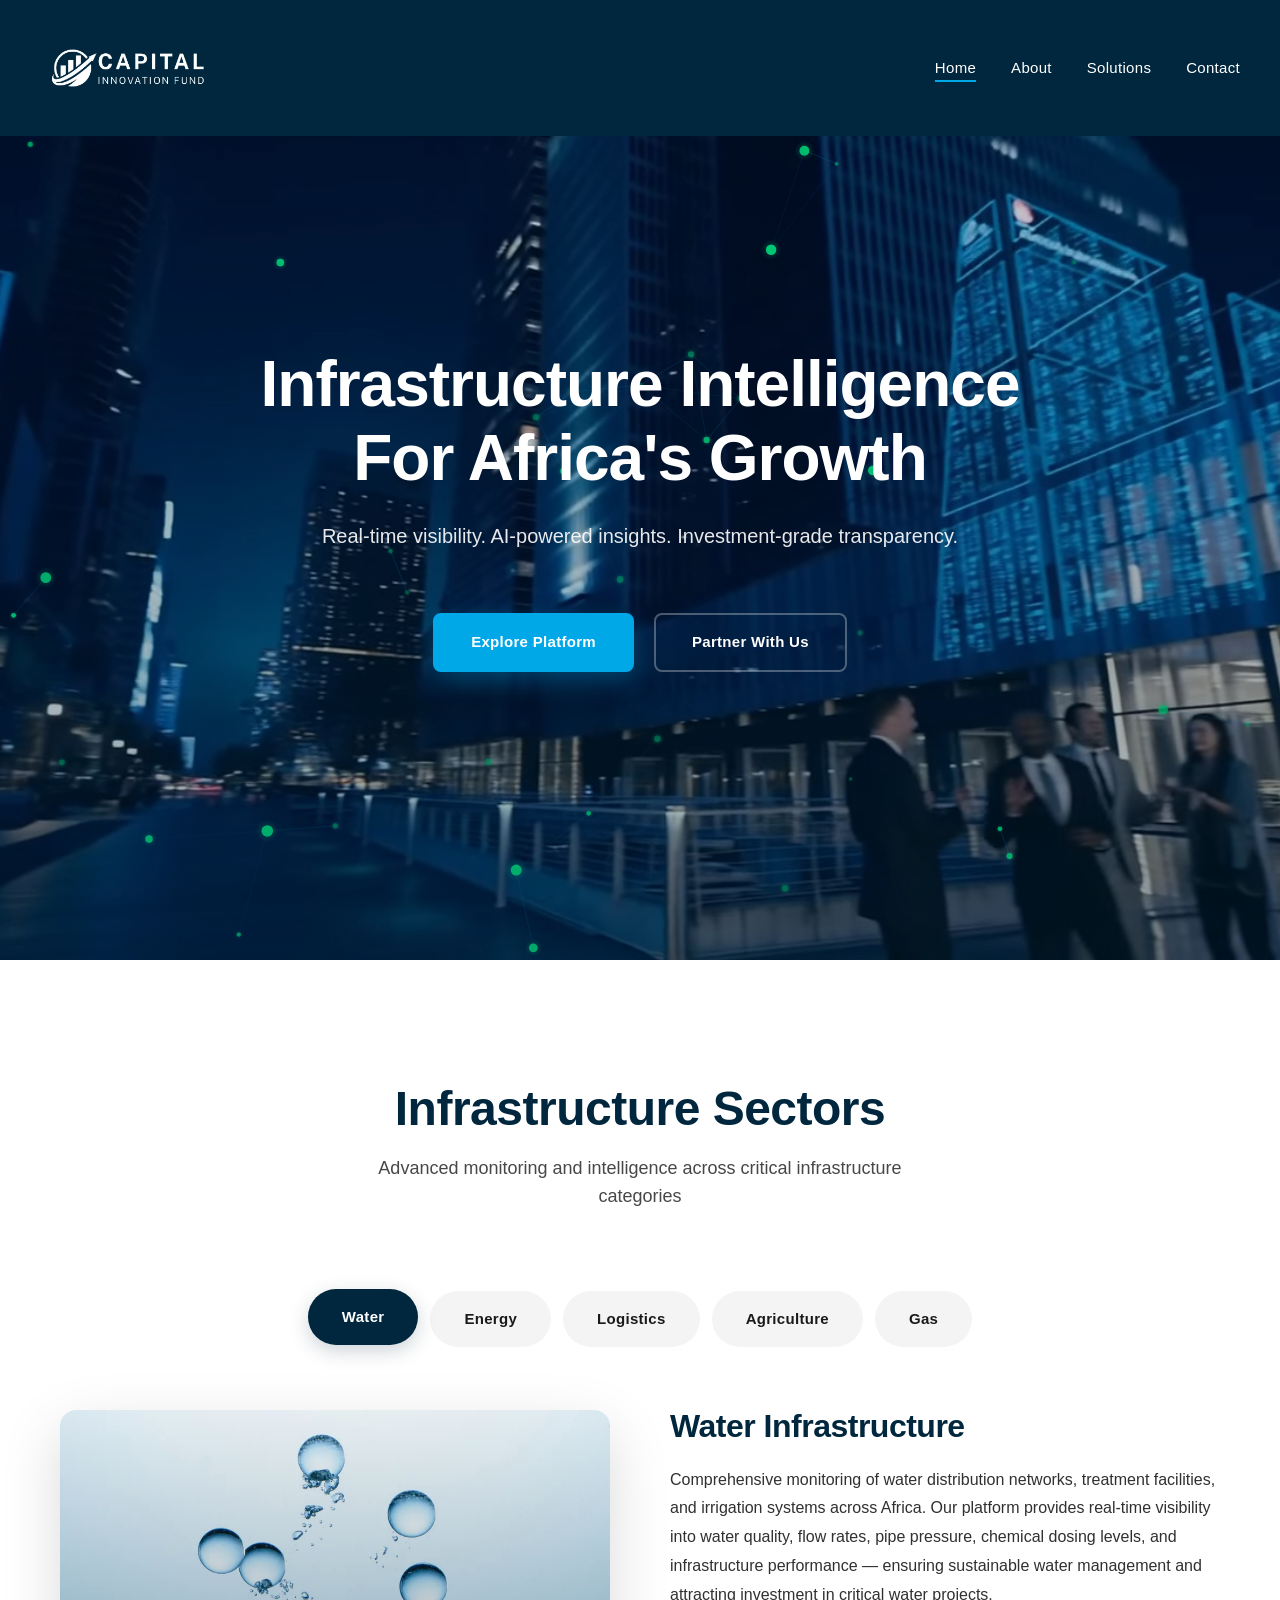
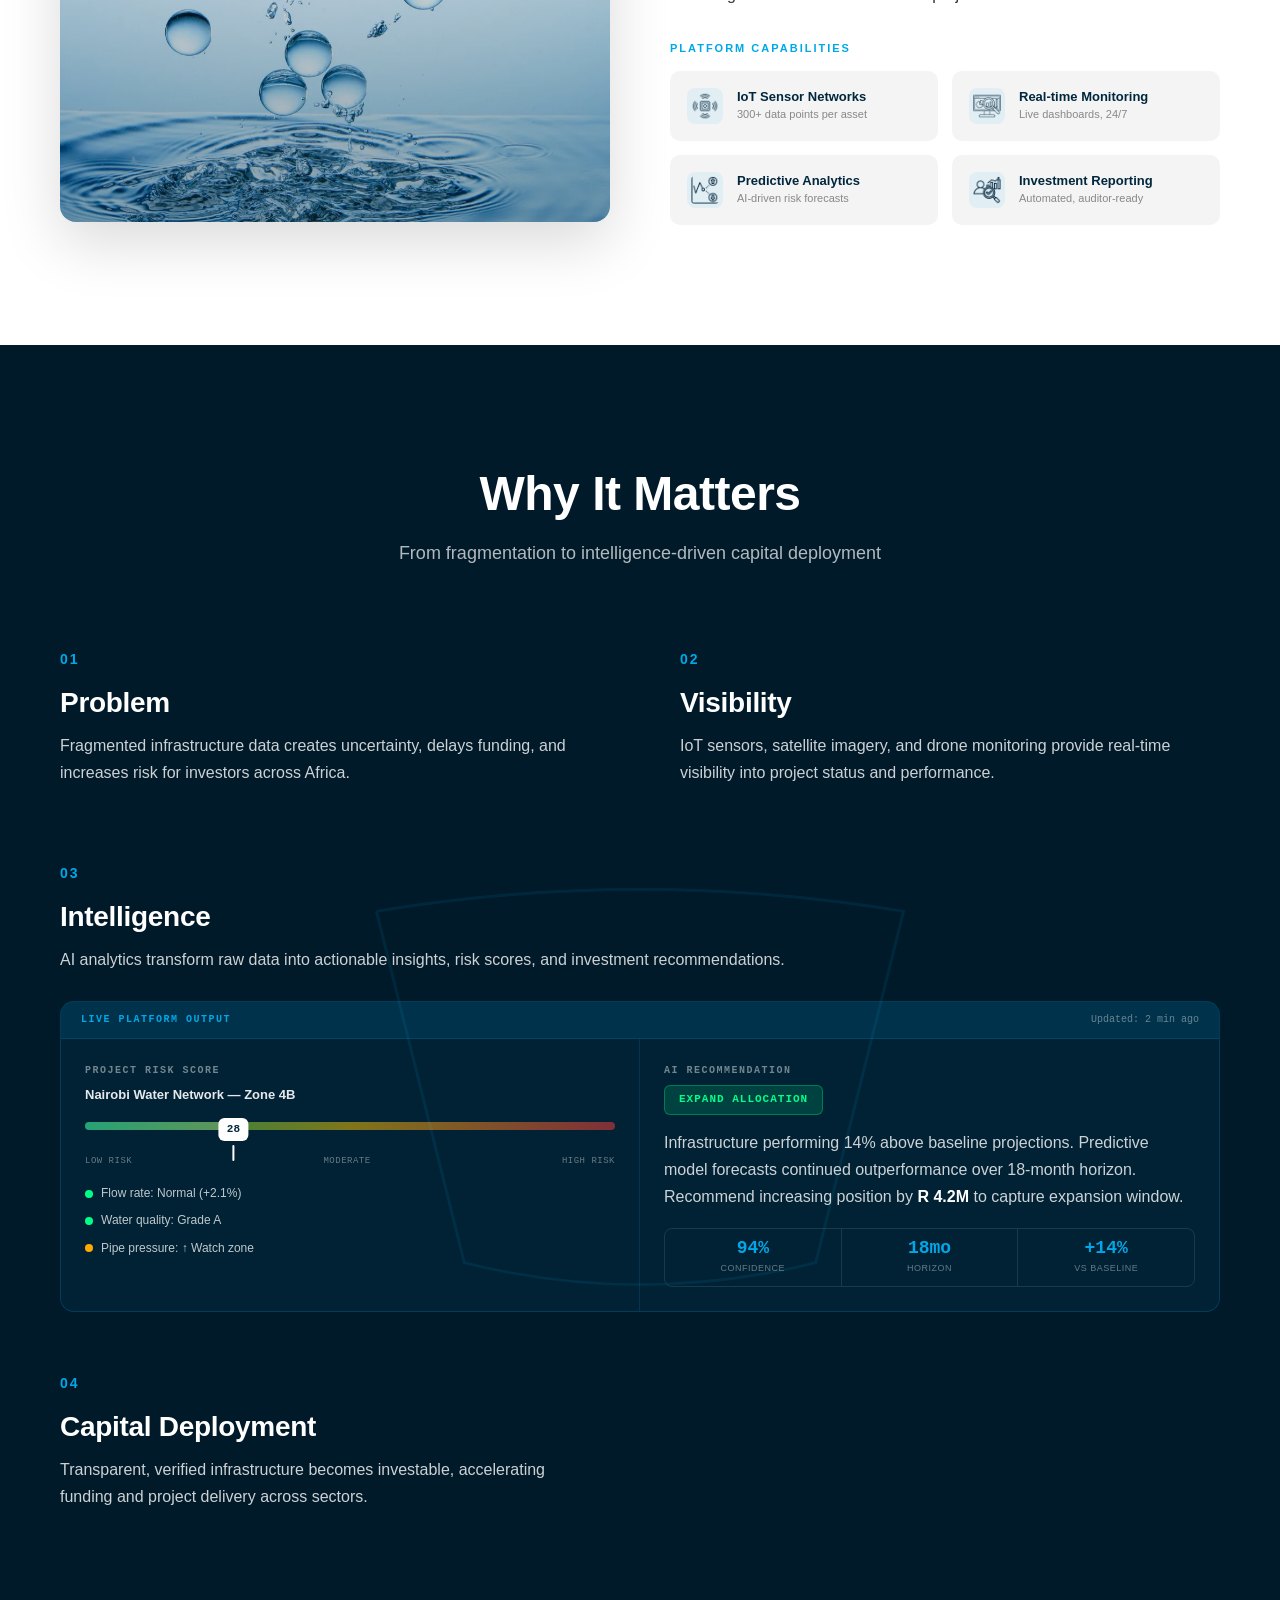
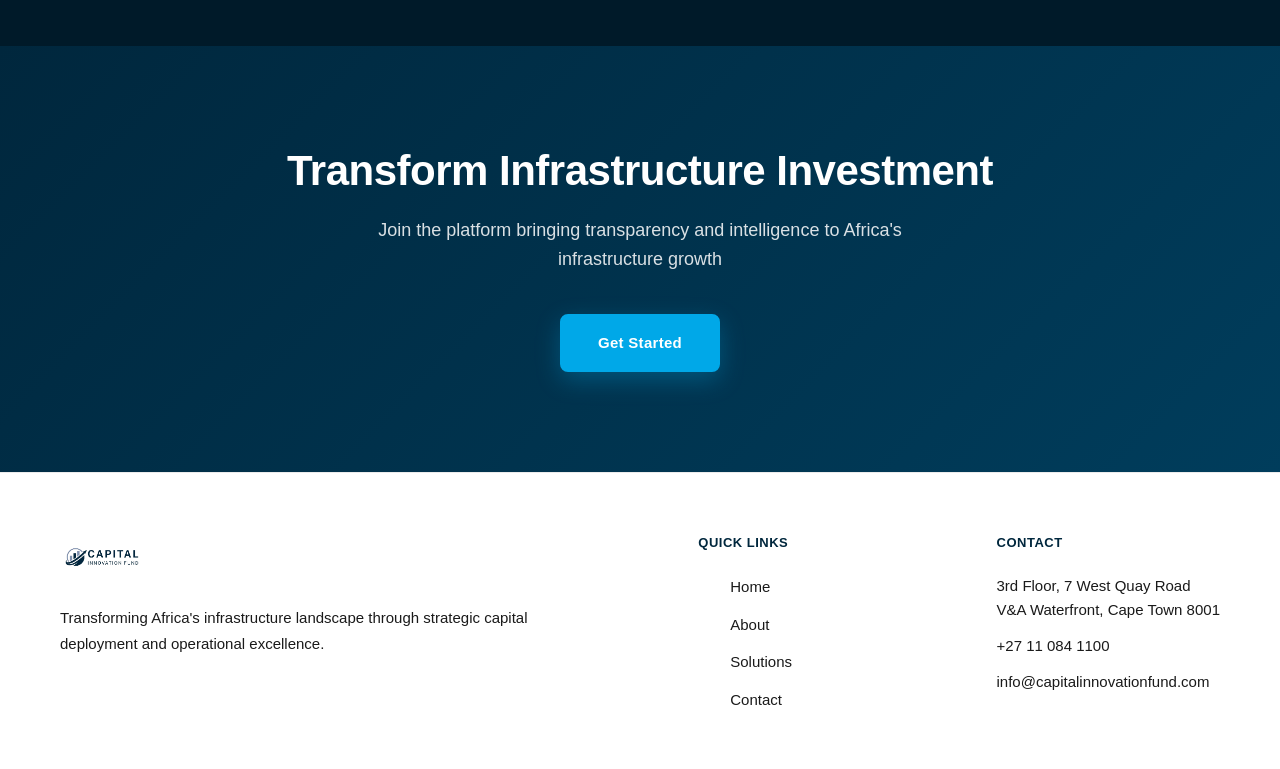
<file: index.html>
<!DOCTYPE html>
<html lang="en" class="site">
<head>
<!-- Google tag (gtag.js) -->
<script async src="https://www.googletagmanager.com/gtag/js?id=G-K5F7ED028S"></script>
<script>
  window.dataLayer = window.dataLayer || [];
  function gtag(){dataLayer.push(arguments);}
  gtag('js', new Date());

  gtag('config', 'G-K5F7ED028S');
</script>
<meta charset="UTF-8">
<meta name="viewport" content="width=device-width, initial-scale=1.0">
<meta name="google-site-verification" content="IvQYvxl6Jg-6XZFEUFnVQ3bmYWdVXa50-54sATAOf3g" />
<title>Capital Innovation Fund - Infrastructure Intelligence Platform</title>
<meta name="description" content="Capital Innovation Fund brings real-time IoT monitoring, AI analytics, and investment-grade transparency to infrastructure investment across Africa's energy, water, logistics, agriculture and gas sectors.">
<meta name="keywords" content="infrastructure investment Africa, infrastructure intelligence platform, IoT monitoring, AI analytics, infrastructure funding, real-time infrastructure monitoring">
<meta property="og:type" content="website">
<meta property="og:site_name" content="Capital Innovation Fund">
<meta property="og:title" content="Capital Innovation Fund - Infrastructure Intelligence Platform">
<meta property="og:description" content="Real-time visibility. AI-powered insights. Investment-grade transparency for Africa's infrastructure growth.">
<meta property="og:url" content="https://capitalinnovationfund.co.za/">
<link rel="canonical" href="https://capitalinnovationfund.co.za/">
<meta property="og:image" content="https://capitalinnovationfund.co.za/images/hero.webp">
<script type="application/ld+json">
{
  "@context": "https://schema.org",
  "@type": "Organization",
  "name": "Capital Innovation Fund",
  "url": "https://capitalinnovationfund.co.za/",
  "logo": "https://capitalinnovationfund.co.za/favicon-192.png",
  "description": "Infrastructure intelligence platform combining institutional capital with real-time monitoring across Africa's energy, water, logistics, agriculture and gas sectors.",
  "address": {
    "@type": "PostalAddress",
    "streetAddress": "3rd Floor, 7 West Quay Road, V&A Waterfront",
    "addressLocality": "Cape Town",
    "postalCode": "8001",
    "addressCountry": "ZA"
  },
  "telephone": "+27110841100",
  "email": "info@capitalinnovationfund.com"
}
</script>
<link rel="icon" href="/favicon.ico" sizes="any">
<link rel="icon" type="image/png" sizes="48x48" href="/favicon-48.png">
<link rel="icon" type="image/png" sizes="96x96" href="/favicon-96.png">
<link rel="icon" type="image/png" sizes="192x192" href="/favicon-192.png">
<link rel="apple-touch-icon" href="/apple-touch-icon.png">
<link rel="stylesheet" href="https://cdn.jsdelivr.net/npm/bootstrap@5.3.3/dist/css/bootstrap.min.css">
<link rel="stylesheet" href="css/site.css">
</head>
<body class="site-body page-home">

<!-- NAVIGATION -->
<nav id="main_nav" class="site-nav">
  <div class="logo">
    <img src="images/white logo.webp" alt="Capital Innovation Fund">
  </div>

  <!-- Desktop Menu — only visible on ≥969px via CSS -->
  <ul class="desktop-menu">
    <li><a href="index.html" class="active">Home</a></li>
    <li><a href="about.html">About</a></li>
    <li><a href="solutions.html">Solutions</a></li>
    <li><a href="contact.html">Contact</a></li>
  </ul>

  <!-- Mobile Menu Toggle — only visible on ≤968px via CSS -->
  <button class="mobile-menu-toggle" aria-label="Toggle menu">
    <span class="hamburger-line"></span>
    <span class="hamburger-line"></span>
    <span class="hamburger-line"></span>
  </button>
</nav>

<!-- Mobile Sidebar — rendered outside nav, controlled via JS -->
<div class="mobile-sidebar">
  <div class="sidebar-overlay"></div>
  <div class="sidebar-content">
    <button class="sidebar-close" aria-label="Close menu">&times;</button>
    <ul class="sidebar-menu">
      <li><a href="index.html" class="active">Home</a></li><!-- FIX: was /contact -->
      <li><a href="about.html">About</a></li>
      <li><a href="solutions.html">Solutions</a></li>
      <li><a href="contact.html">Contact</a></li>
    </ul>
  </div>
</div>

<!-- HERO SECTION -->
<section class="hero">

  <!--
    VIDEO BACKGROUND
    - poster: shown while video loads or if video is blocked
    - The raw text fallback is hidden via CSS so it never flashes on screen
  -->
  <video
    class="hero-background-video"
    autoplay
    muted
    loop
    playsinline
    poster="images/hero-poster.webp"
  >
    <source src="images/hero.webm" type="video/webm">
    <source src="images/hero.mp4" type="video/mp4">
    <!-- Hidden fallback text — styled display:none in CSS -->
    <span class="video-fallback-hidden">Your browser does not support the video tag.</span>
  </video>

  <!-- Animated Network Canvas Overlay -->
  <div class="network-canvas-container">
    <canvas id="network_canvas"></canvas>
  </div>

  <div class="hero-overlay"></div>
  <div class="scanning-line"></div>

  <div class="hero-content">
    <h1 class="hero-title">
      <span class="line">Infrastructure Intelligence</span>
      <span class="line">For Africa's Growth</span>
    </h1>
    <p class="hero-subtitle">Real-time visibility. AI-powered insights. Investment-grade transparency.</p>

    <div class="btns">
      <a href="solutions.html" class="btn btn-primary">Explore Platform</a>
      <a href="contact.html" class="btn btn-secondary">Partner With Us</a>
    </div>
  </div>
</section>

<!-- SOLUTIONS SECTION - INTERACTIVE SECTOR SELECTOR -->
<section class="solutions-interactive">
  <div class="solutions-header">
    <h2>Infrastructure Sectors</h2>
    <p>Advanced monitoring and intelligence across critical infrastructure categories</p>
  </div>

  <div class="sector-selector">
    <!-- Sector Tabs — desktop/tablet only, see .sector-select below for mobile -->
    <div class="sector-tabs">
      <button class="sector-tab active" data-sector="water">
        <span class="tab-label">Water</span>
      </button>
      <button class="sector-tab" data-sector="energy">
        <span class="tab-label">Energy</span>
      </button>
      <button class="sector-tab" data-sector="logistics">
        <span class="tab-label">Logistics</span>
      </button>
      <button class="sector-tab" data-sector="agriculture">
        <span class="tab-label">Agriculture</span>
      </button>
      <button class="sector-tab" data-sector="gas">
        <span class="tab-label">Gas</span>
      </button>
    </div>

    <!-- Sector Dropdown — mobile only, see .sector-tabs above for desktop -->
    <label for="sector_select" class="visually-hidden">Choose an infrastructure sector</label>
    <select id="sector_select" class="sector-select">
      <option value="water">Water</option>
      <option value="energy">Energy</option>
      <option value="logistics">Logistics</option>
      <option value="agriculture">Agriculture</option>
      <option value="gas">Gas</option>
    </select>

    <!-- Sector Content Display -->
    <div class="sector-display">
      <div class="sector-image">
        <img loading="lazy" decoding="async" id="sector_image" src="images/water.webp" alt="Water Infrastructure">
        <div class="image-overlay"></div>
      </div>

      <div class="sector-description">
        <h3 id="sector_title">Water Infrastructure</h3>
        <p id="sector_text">Comprehensive monitoring of water distribution networks, treatment facilities, and irrigation systems across Africa. Our platform provides real-time visibility into water quality, flow rates, pipe pressure, chemical dosing levels, and infrastructure performance — ensuring sustainable water management and attracting investment in critical water projects.</p>

        <!-- UPGRADED: Capabilities rendered as a visual grid with icons -->
        <div class="capabilities-label">Platform Capabilities</div>
        <div class="sector-features">
          <div class="feature-item">
            <img loading="lazy" decoding="async" class="feature-icon" src="images/sensors.webp" alt="IoT Sensor Networks">
            <div class="feature-text">
              <span class="feature-title">IoT Sensor Networks</span>
              <span class="feature-desc">300+ data points per asset</span>
            </div>
          </div>
          <div class="feature-item">
            <img loading="lazy" decoding="async" class="feature-icon" src="images/monitoring.webp" alt="Real-time Monitoring">
            <div class="feature-text">
              <span class="feature-title">Real-time Monitoring</span>
              <span class="feature-desc">Live dashboards, 24/7</span>
            </div>
          </div>
          <div class="feature-item">
            <img loading="lazy" decoding="async" class="feature-icon" src="images/prediction.webp" alt="Predictive Analytics">
            <div class="feature-text">
              <span class="feature-title">Predictive Analytics</span>
              <span class="feature-desc">AI-driven risk forecasts</span>
            </div>
          </div>
          <div class="feature-item">
            <img loading="lazy" decoding="async" class="feature-icon" src="images/auditor.webp" alt="Investment Reporting">
            <div class="feature-text">
              <span class="feature-title">Investment Reporting</span>
              <span class="feature-desc">Automated, auditor-ready</span>
            </div>
          </div>
        </div>
      </div>
    </div>
  </div>
</section>

<!-- WHY IT MATTERS - STORYTELLING TIMELINE -->
<section class="why-timeline">
  <h2 class="timeline-title">Why It Matters</h2>
  <p class="timeline-subtitle">From fragmentation to intelligence-driven capital deployment</p>

  <div class="timeline-container">
    <div class="africa-map">
      <svg class="map-svg" viewBox="0 0 800 800">
        <path id="timeline_path" class="timeline-path" d="M 100 200 Q 400 150 700 200 Q 650 400 600 600 Q 400 650 200 600 Q 150 400 100 200" />
        <path id="timeline_path_fill" class="timeline-path-fill" d="M 100 200 Q 400 150 700 200 Q 650 400 600 600 Q 400 650 200 600 Q 150 400 100 200" />
      </svg>
    </div>

    <div class="timeline-steps">

      <div class="timeline-step" data-step="1">
        <div class="step-number">01</div>
        <div class="step-content">
          <h3>Problem</h3>
          <p>Fragmented infrastructure data creates uncertainty, delays funding, and increases risk for investors across Africa.</p>
        </div>
      </div>

      <div class="timeline-step" data-step="2">
        <div class="step-number">02</div>
        <div class="step-content">
          <h3>Visibility</h3>
          <p>IoT sensors, satellite imagery, and drone monitoring provide real-time visibility into project status and performance.</p>
        </div>
      </div>

      <!-- STEP 03: Intelligence — now includes a live mockup card -->
      <div class="timeline-step intelligence-step" data-step="3">
        <div class="step-number">03</div>
        <div class="step-content">
          <h3>Intelligence</h3>
          <p>AI analytics transform raw data into actionable insights, risk scores, and investment recommendations.</p>

          <!-- MOCKUP: What a Risk Score & Recommendation actually looks like -->
          <div class="intelligence-mockup">
            <div class="mockup-header">
              <span class="mockup-badge">LIVE PLATFORM OUTPUT</span>
              <span class="mockup-timestamp">Updated: 2 min ago</span>
            </div>

            <div class="mockup-body">
              <!-- Risk Score Panel -->
              <div class="mockup-risk">
                <div class="risk-label">Project Risk Score</div>
                <div class="risk-project">Nairobi Water Network — Zone 4B</div>
                <div class="risk-gauge">
                  <div class="gauge-track">
                    <div class="gauge-fill gauge-fill--28"></div>
                    <div class="gauge-marker gauge-marker--28">
                      <span class="gauge-value">28</span>
                    </div>
                  </div>
                  <div class="gauge-labels">
                    <span class="label-low">Low Risk</span>
                    <span class="label-med">Moderate</span>
                    <span class="label-high">High Risk</span>
                  </div>
                </div>
                <div class="risk-factors">
                  <div class="factor good">
                    <span class="factor-dot"></span>Flow rate: Normal (+2.1%)
                  </div>
                  <div class="factor good">
                    <span class="factor-dot"></span>Water quality: Grade A
                  </div>
                  <div class="factor warn">
                    <span class="factor-dot warn"></span>Pipe pressure: ↑ Watch zone
                  </div>
                </div>
              </div>

              <!-- Investment Recommendation Panel -->
              <div class="mockup-recommendation">
                <div class="rec-label">AI Recommendation</div>
                <div class="rec-badge buy">EXPAND ALLOCATION</div>
                <p class="rec-text">
                  Infrastructure performing 14% above baseline projections. Predictive model forecasts continued outperformance over 18-month horizon. Recommend increasing position by <strong>R 4.2M</strong> to capture expansion window.
                </p>
                <div class="rec-metrics">
                  <div class="rec-metric">
                    <span class="metric-val">94%</span>
                    <span class="metric-lbl">Confidence</span>
                  </div>
                  <div class="rec-metric">
                    <span class="metric-val">18mo</span>
                    <span class="metric-lbl">Horizon</span>
                  </div>
                  <div class="rec-metric">
                    <span class="metric-val">+14%</span>
                    <span class="metric-lbl">vs Baseline</span>
                  </div>
                </div>
              </div>
            </div>
          </div>
          <!-- end mockup -->

        </div>
      </div>

      <div class="timeline-step" data-step="4">
        <div class="step-number">04</div>
        <div class="step-content">
          <h3>Capital Deployment</h3>
          <p>Transparent, verified infrastructure becomes investable, accelerating funding and project delivery across sectors.</p>
        </div>
      </div>

    </div>
  </div>
</section>

<!-- CTA SECTION -->
<section class="cta-section">
  <div class="cta-content">
    <h2>Transform Infrastructure Investment</h2>
    <p>Join the platform bringing transparency and intelligence to Africa's infrastructure growth</p>
    <a href="contact.html" class="btn btn-primary">Get Started</a>
  </div>
</section>

<!-- FOOTER -->
<footer class="site-footer">
  <div class="footer-container">
    <div class="footer-simple">
      <div class="footer-brand">
        <img loading="lazy" decoding="async" src="images/navy logo.webp" alt="Capital Innovation Fund" class="footer-logo">
        <p class="footer-tagline">Transforming Africa's infrastructure landscape through strategic capital deployment and operational excellence.</p>
      </div>

      <div class="footer-links">
        <div class="footer-links-title">Quick Links</div>
        <ul>
          <li><a href="index.html">Home</a></li>
          <li><a href="about.html">About</a></li>
          <li><a href="solutions.html">Solutions</a></li>
          <li><a href="contact.html">Contact</a></li>
        </ul>
      </div>

      <div class="footer-contact">
        <div class="footer-links-title">Contact</div>
        <p>3rd Floor, 7 West Quay Road<br>V&amp;A Waterfront, Cape Town 8001</p>
        <p><a href="tel:+27110841100">+27 11 084 1100</a></p>
        <p><a href="mailto:info@capitalinnovationfund.com">info@capitalinnovationfund.com</a></p>
      </div>
    </div>
  </div>
</footer>

<script src="https://cdn.jsdelivr.net/npm/bootstrap@5.3.3/dist/js/bootstrap.bundle.min.js"></script>
<script src="js/site.js"></script>
</body>
</html>
</file>
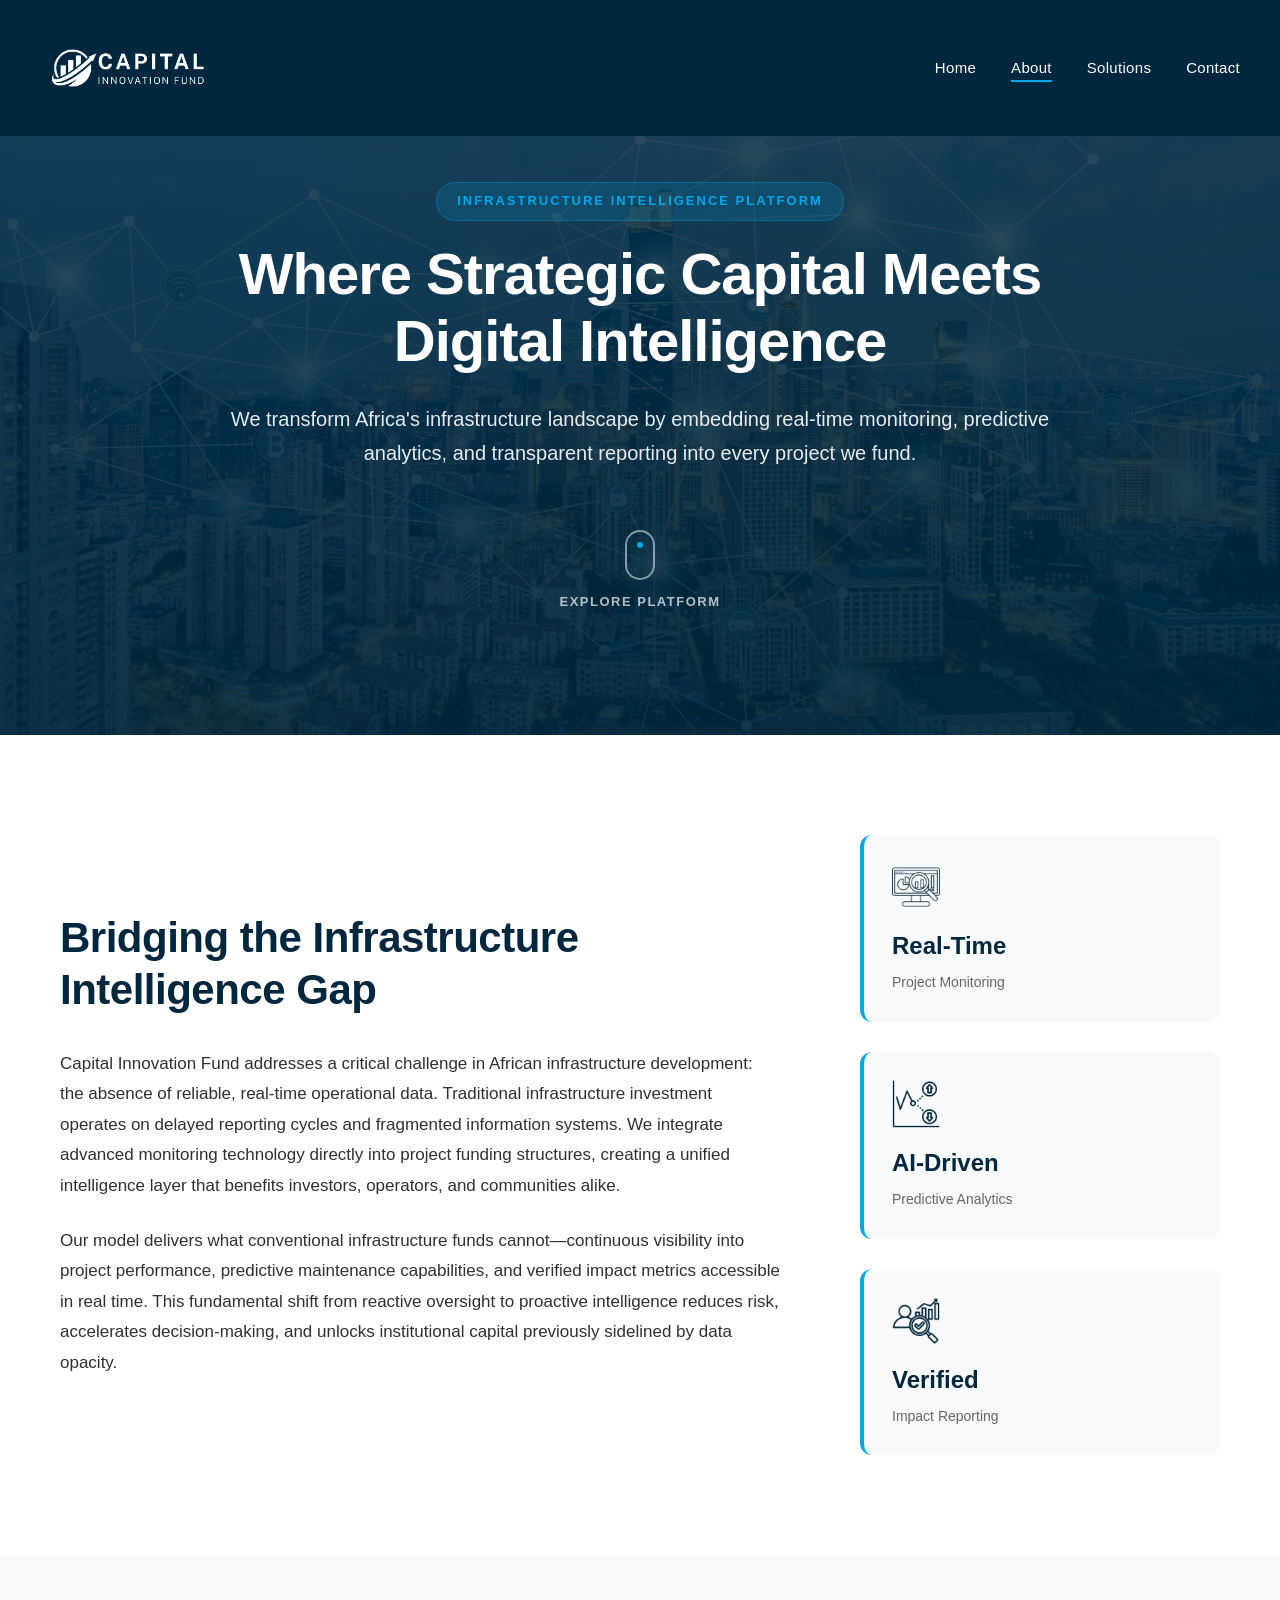
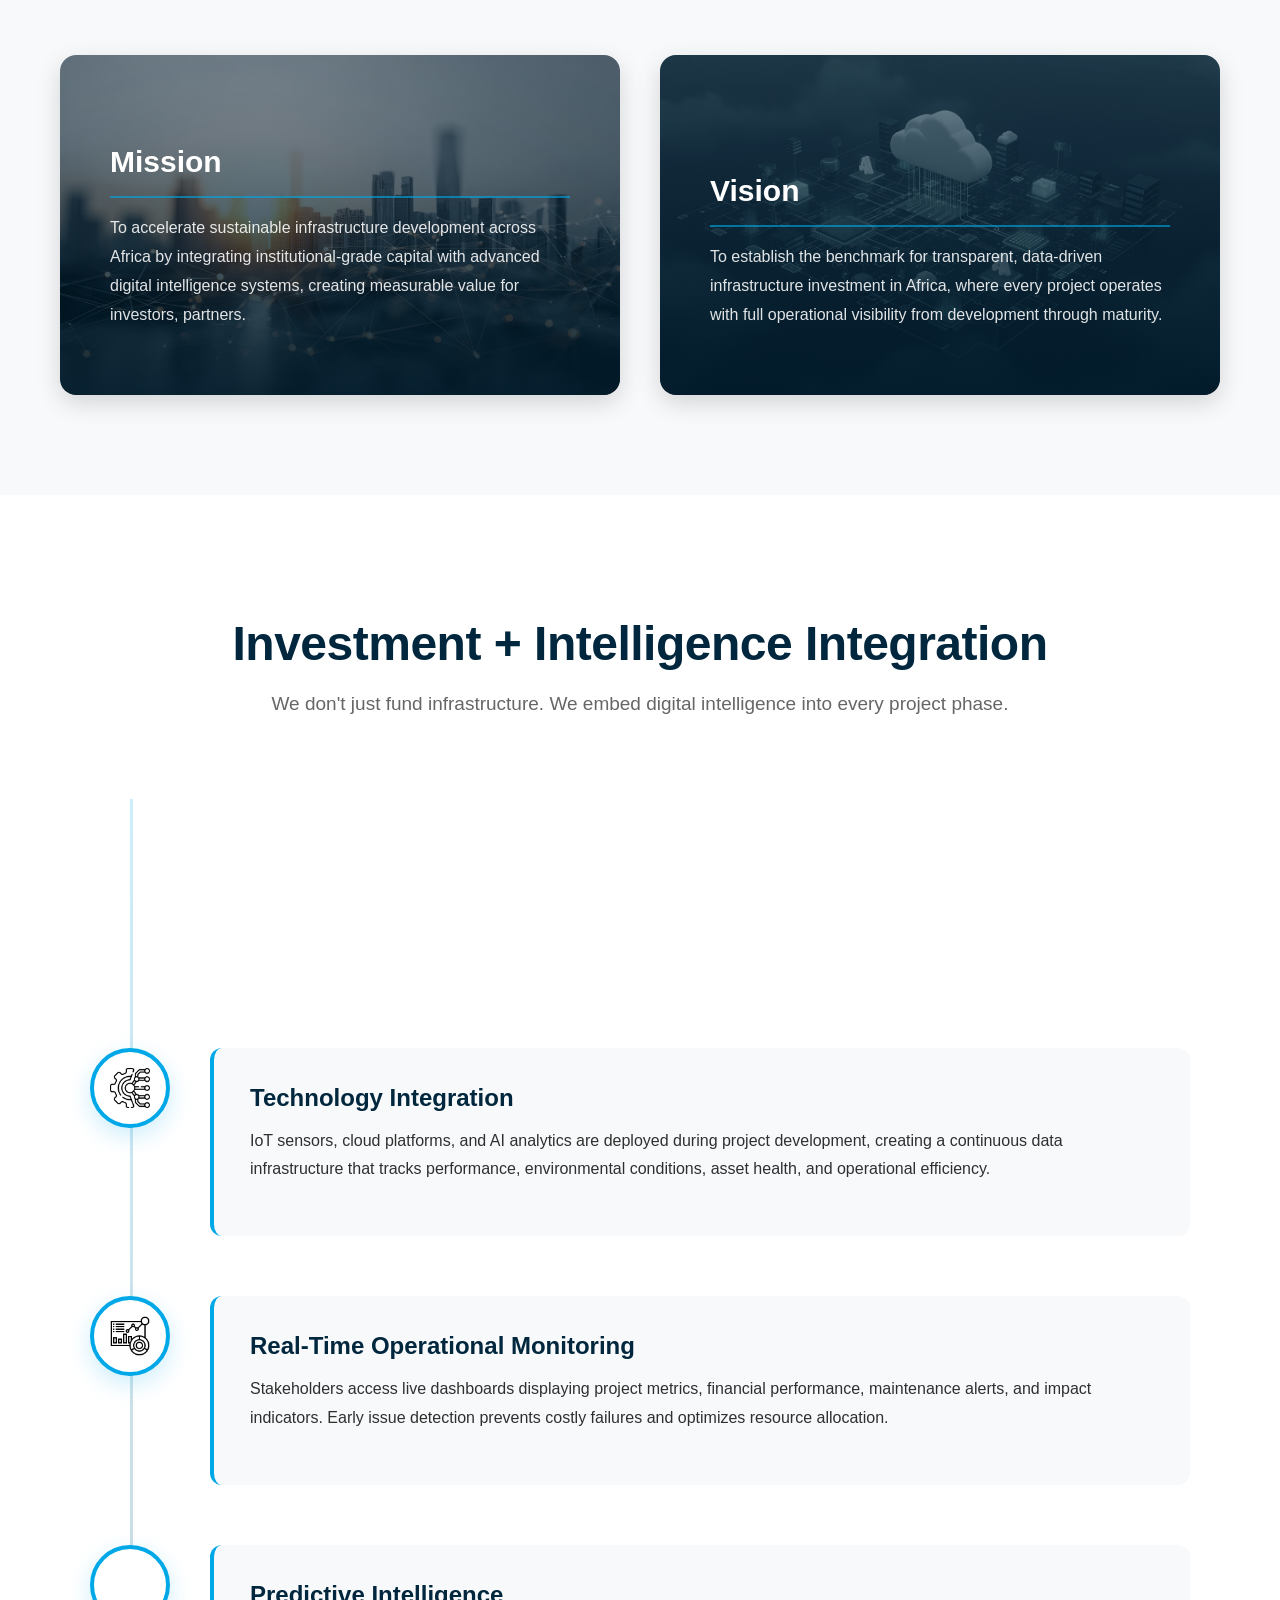
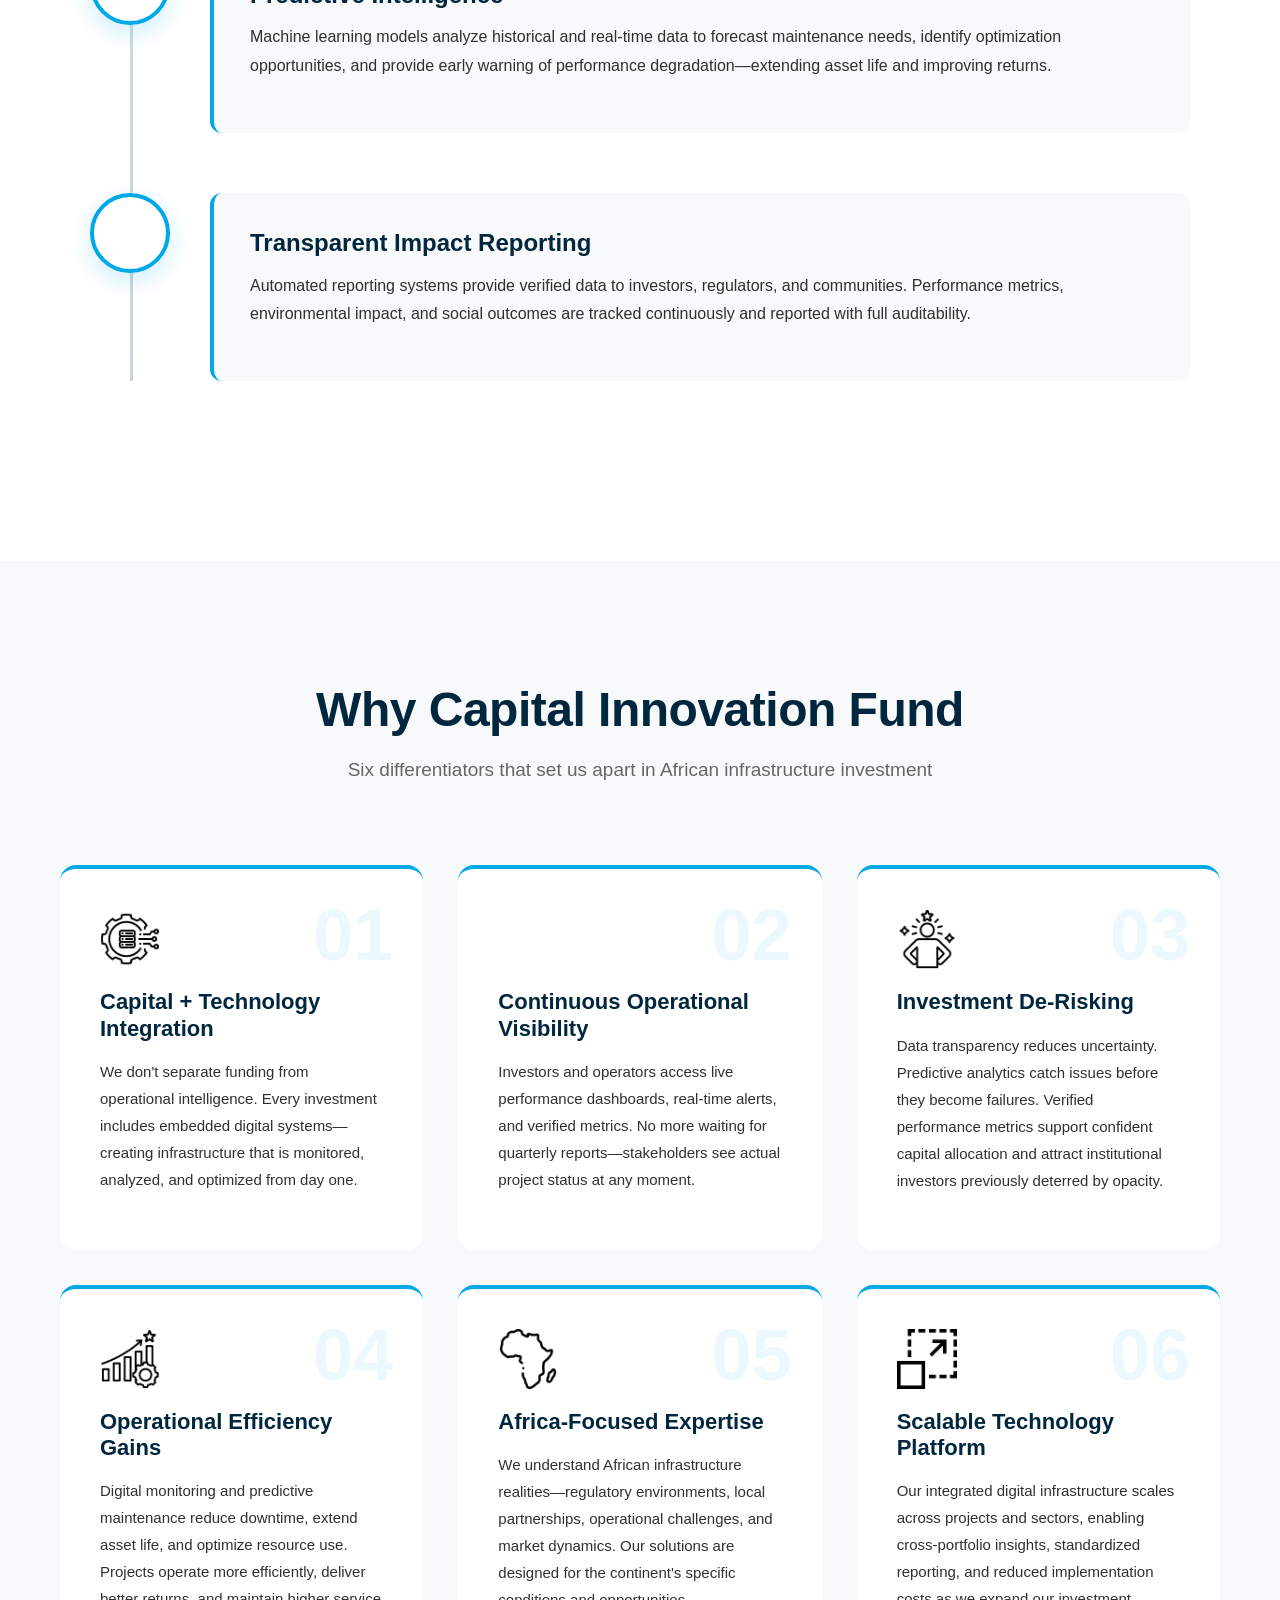
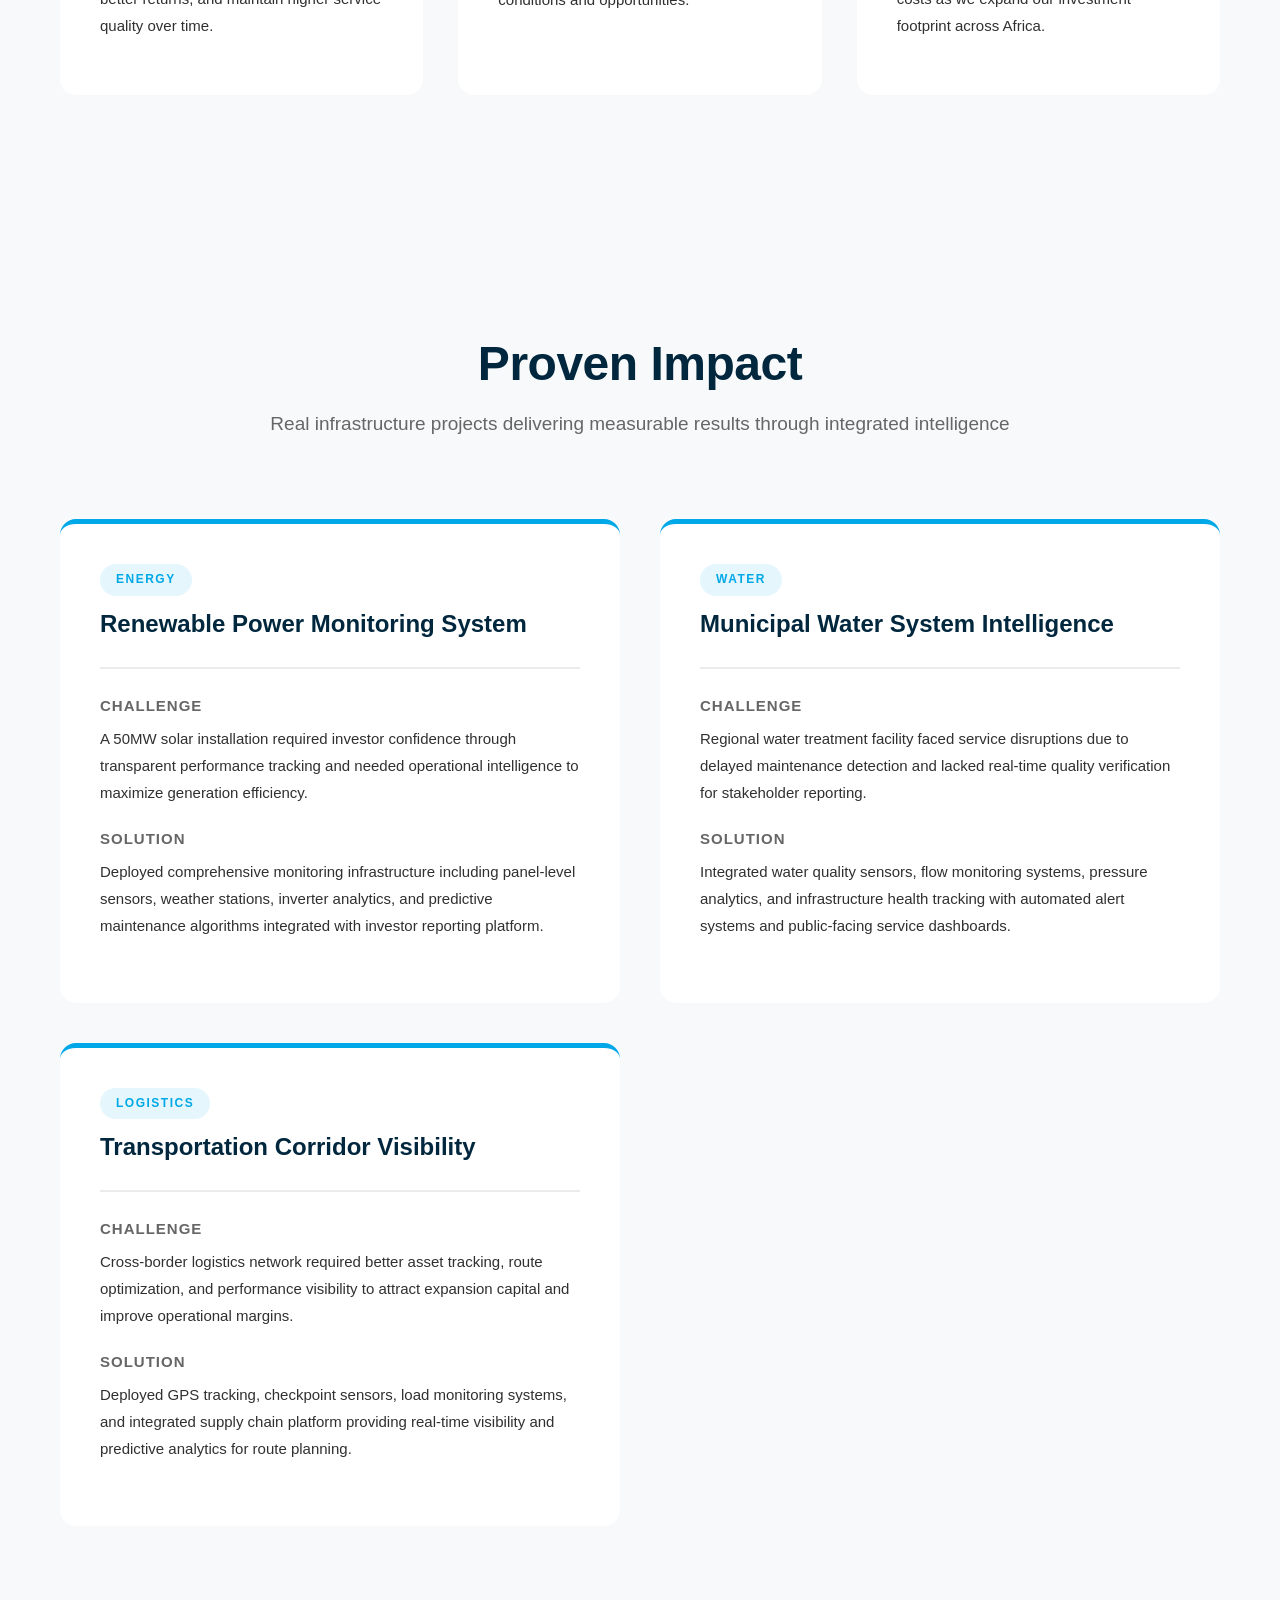
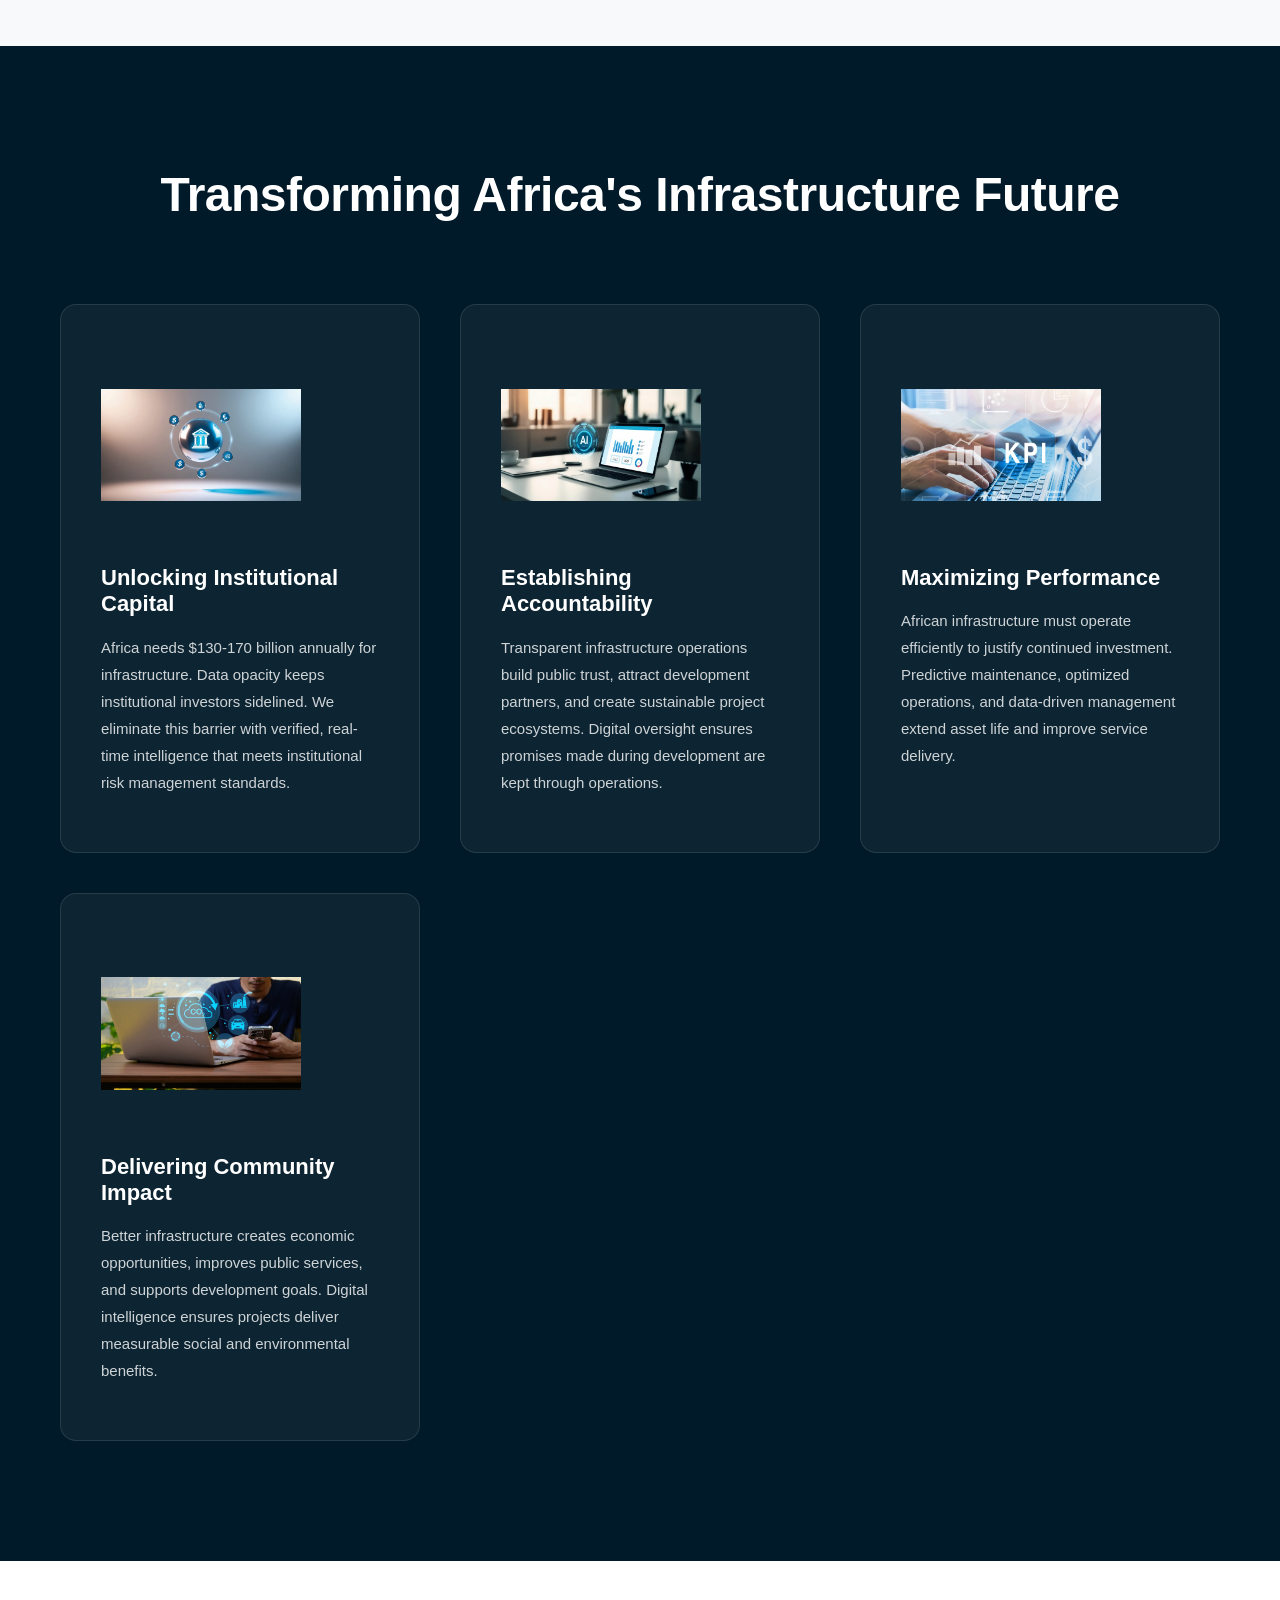
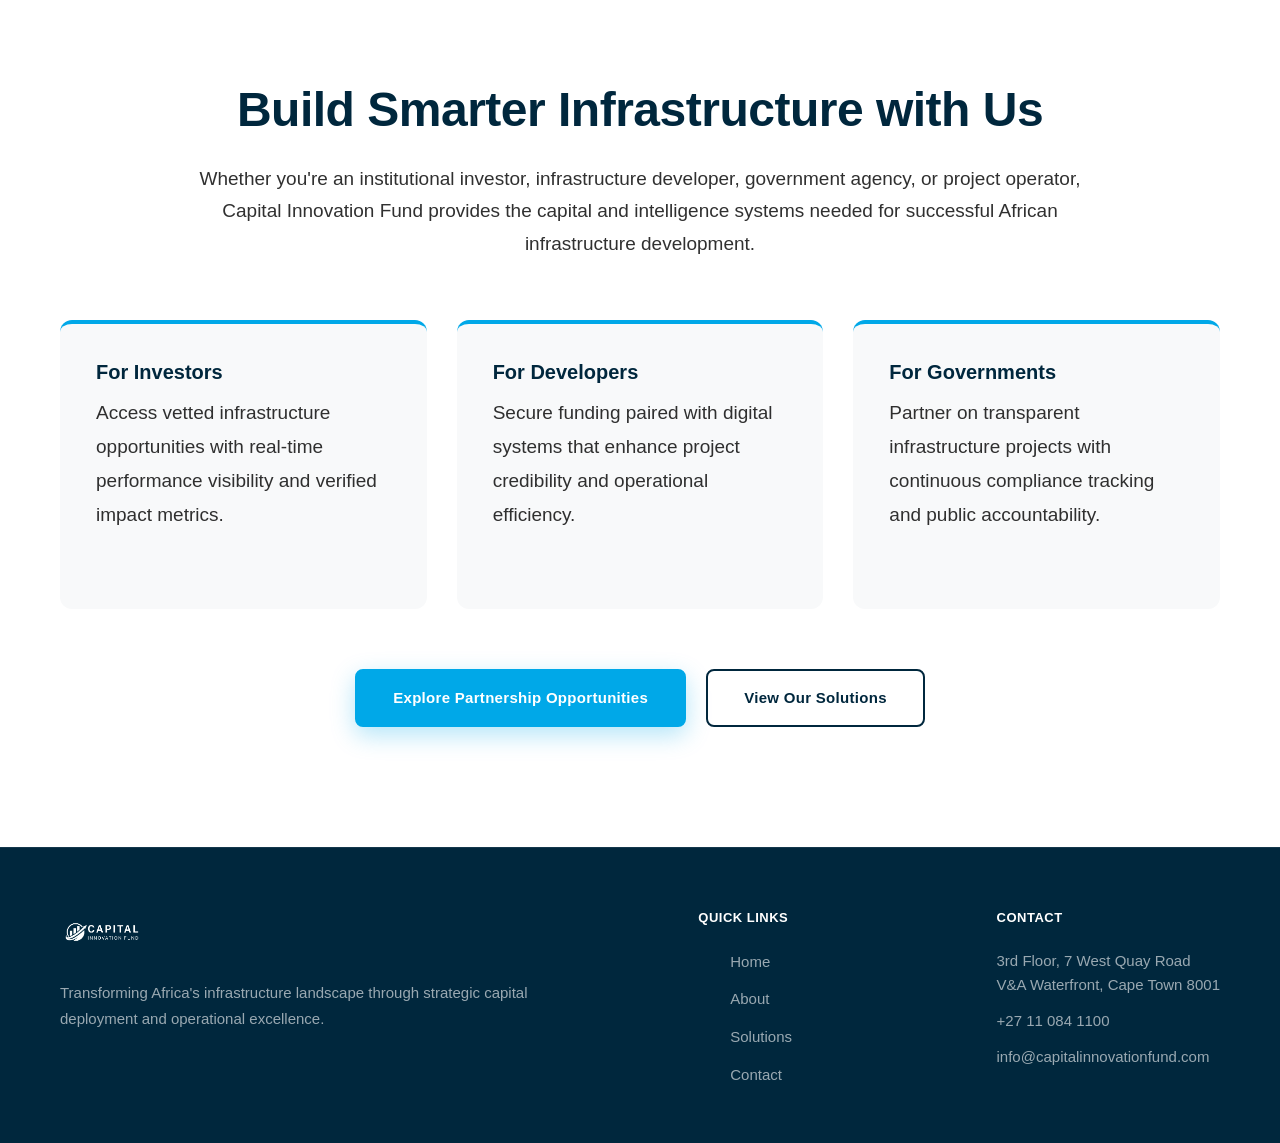
<file: about.html>
<!DOCTYPE html>
<html lang="en" class="site">
<head>
<!-- Google tag (gtag.js) -->
<script async src="https://www.googletagmanager.com/gtag/js?id=G-K5F7ED028S"></script>
<script>
  window.dataLayer = window.dataLayer || [];
  function gtag(){dataLayer.push(arguments);}
  gtag('js', new Date());

  gtag('config', 'G-K5F7ED028S');
</script>
<meta charset="UTF-8">
<meta name="viewport" content="width=device-width, initial-scale=1.0">
<title>About - Capital Innovation Fund</title>
<meta name="description" content="Learn how Capital Innovation Fund integrates institutional-grade capital with real-time monitoring, predictive analytics, and transparent reporting across African infrastructure projects.">
<meta name="keywords" content="about capital innovation fund, infrastructure investment Africa, digital intelligence infrastructure, African infrastructure development">
<meta property="og:type" content="website">
<meta property="og:site_name" content="Capital Innovation Fund">
<meta property="og:title" content="About - Capital Innovation Fund">
<meta property="og:description" content="Where strategic capital meets digital intelligence — embedding real-time monitoring and predictive analytics into every project we fund.">
<meta property="og:url" content="https://capitalinnovationfund.co.za/about.html">
<link rel="canonical" href="https://capitalinnovationfund.co.za/about.html">
<meta property="og:image" content="https://capitalinnovationfund.co.za/images/bridge.webp">
<script type="application/ld+json">
{
  "@context": "https://schema.org",
  "@type": "Organization",
  "name": "Capital Innovation Fund",
  "url": "https://capitalinnovationfund.co.za/about.html",
  "logo": "https://capitalinnovationfund.co.za/favicon-192.png",
  "description": "Infrastructure intelligence platform combining institutional capital with real-time monitoring across Africa's energy, water, logistics, agriculture and gas sectors.",
  "address": {
    "@type": "PostalAddress",
    "streetAddress": "3rd Floor, 7 West Quay Road, V&A Waterfront",
    "addressLocality": "Cape Town",
    "postalCode": "8001",
    "addressCountry": "ZA"
  },
  "telephone": "+27110841100",
  "email": "info@capitalinnovationfund.com"
}
</script>
<link rel="icon" href="/favicon.ico" sizes="any">
<link rel="icon" type="image/png" sizes="48x48" href="/favicon-48.png">
<link rel="icon" type="image/png" sizes="96x96" href="/favicon-96.png">
<link rel="icon" type="image/png" sizes="192x192" href="/favicon-192.png">
<link rel="apple-touch-icon" href="/apple-touch-icon.png">
<link rel="stylesheet" href="https://cdn.jsdelivr.net/npm/bootstrap@5.3.3/dist/css/bootstrap.min.css">
<link rel="stylesheet" href="css/site.css">
</head>
<body class="site-body">

<!-- NAVIGATION -->
<nav id="main_nav" class="site-nav">
  <div class="logo">
    <img src="images/white logo.webp" alt="Capital Innovation Fund">
  </div>

  <!-- Desktop Menu — only visible on ≥969px via CSS -->
  <ul class="desktop-menu">
    <li><a href="index.html">Home</a></li>
    <li><a href="about.html" class="active">About</a></li>
    <li><a href="solutions.html">Solutions</a></li>
    <li><a href="contact.html">Contact</a></li>
  </ul>

  <!-- Mobile Menu Toggle — only visible on ≤968px via CSS -->
  <button class="mobile-menu-toggle" aria-label="Toggle menu">
    <span class="hamburger-line"></span>
    <span class="hamburger-line"></span>
    <span class="hamburger-line"></span>
  </button>
</nav>

<!-- Mobile Sidebar — rendered outside nav, controlled via JS -->
<div class="mobile-sidebar">
  <div class="sidebar-overlay"></div>
  <div class="sidebar-content">
    <button class="sidebar-close" aria-label="Close menu">&times;</button>
    <ul class="sidebar-menu">
      <li><a href="index.html">Home</a></li>
      <li><a href="about.html" class="active">About</a></li>
      <li><a href="solutions.html">Solutions</a></li>
      <li><a href="contact.html">Contact</a></li>
    </ul>
  </div>
</div>

<!-- HERO SECTION -->
<section class="about-hero">
  <div class="parallax-container">
    <div class="parallax-layer layer-back">
      <div class="gradient-grid"></div>
    </div>
    <div class="parallax-layer layer-mid">
      <div class="data-network"></div>
    </div>
    <div class="parallax-layer layer-front">
      <img src="images/bridge.webp" alt="African Infrastructure" fetchpriority="high">
    </div>
  </div>
  
  <div class="hero-overlay"></div>
  
  <div class="hero-content">
    <div class="hero-label">Infrastructure Intelligence Platform</div>
    <h1 class="hero-heading">Where Strategic Capital Meets Digital Intelligence</h1>
    <p class="hero-subtitle">We transform Africa's infrastructure landscape by embedding real-time monitoring, predictive analytics, and transparent reporting into every project we fund.</p>

    <div class="hero-scroll-indicator">
      <div class="scroll-arrow"></div>
      <span>Explore Platform</span>
    </div>
  </div>
</section>

<!-- INTRODUCTION STATEMENT -->
<section class="intro-statement">
  <div class="intro-container">
    <div class="intro-content">
      <h2>Bridging the Infrastructure Intelligence Gap</h2>
      <p>Capital Innovation Fund addresses a critical challenge in African infrastructure development: the absence of reliable, real-time operational data. Traditional infrastructure investment operates on delayed reporting cycles and fragmented information systems. We integrate advanced monitoring technology directly into project funding structures, creating a unified intelligence layer that benefits investors, operators, and communities alike.</p>
      
      <p>Our model delivers what conventional infrastructure funds cannot—continuous visibility into project performance, predictive maintenance capabilities, and verified impact metrics accessible in real time. This fundamental shift from reactive oversight to proactive intelligence reduces risk, accelerates decision-making, and unlocks institutional capital previously sidelined by data opacity.</p>
    </div>
    
    <div class="intro-stats">
      <div class="stat-item">
        <div class="stat-icon"><img loading="lazy" decoding="async" src="images/monitoring.webp" alt=""></div>
        <div class="stat-value">Real-Time</div>
        <div class="stat-label">Project Monitoring</div>
      </div>
      
      <div class="stat-item">
        <div class="stat-icon"><img loading="lazy" decoding="async" src="images/prediction.webp"  alt=""></div>
        <div class="stat-value">AI-Driven</div>
        <div class="stat-label">Predictive Analytics</div>
      </div>
      
      <div class="stat-item">
        <div class="stat-icon"><img loading="lazy" decoding="async" src="images/auditor.webp" alt=""></div>
        <div class="stat-value">Verified</div>
        <div class="stat-label">Impact Reporting</div>
      </div>
    </div>
  </div>
</section>

<!-- MISSION & VISION -->
<section class="mission-vision">
  <h2 class="visually-hidden">Mission &amp; Vision</h2>
  <div class="mission-vision-grid">

    <div class="mission-card">
      <h3>Mission</h3>
      <p>To accelerate sustainable infrastructure development across Africa by integrating institutional-grade capital with advanced digital intelligence systems, creating measurable value for investors, partners.</p>
    </div>

    <div class="vision-card">
      <h3>Vision</h3>
      <p>To establish the benchmark for transparent, data-driven infrastructure investment in Africa, where every project operates with full operational visibility  from development through maturity.</p>
    </div>

  </div>
</section>

<!-- WHAT WE DO - LIFECYCLE MODEL -->
<section class="what-we-do">
  <div class="section-header">
    <h2>Investment + Intelligence Integration</h2>
    <p>We don't just fund infrastructure. We embed digital intelligence into every project phase.</p>
  </div>
  
  <div class="lifecycle-timeline">
    <div class="timeline-item">
      <div class="timeline-marker">
        <div class="marker-icon"><img loading="lazy" decoding="async" src="images/resource-allocation.webp" alt=""></div>
      </div>
      <div class="timeline-content">
        <h3>Strategic Capital Deployment</h3>
        <p>We invest in high-potential infrastructure projects across energy, water, gas, logistics, and agriculture, focusing on ventures where digital oversight creates competitive advantage and de-risks long-term operations.</p>
      </div>
    </div>
    
    <div class="timeline-item">
      <div class="timeline-marker">
        <div class="marker-icon"><img loading="lazy" decoding="async" src="images/technology.webp" alt=""></div>
      </div>
      <div class="timeline-content">
        <h3>Technology Integration</h3>
        <p>IoT sensors, cloud platforms, and AI analytics are deployed during project development, creating a continuous data infrastructure that tracks performance, environmental conditions, asset health, and operational efficiency.</p>
      </div>
    </div>
    
    <div class="timeline-item">
      <div class="timeline-marker">
        <div class="marker-icon"><img loading="lazy" decoding="async" src="images/dashboard.webp" alt=""></div>
      </div>
      <div class="timeline-content">
        <h3>Real-Time Operational Monitoring</h3>
        <p>Stakeholders access live dashboards displaying project metrics, financial performance, maintenance alerts, and impact indicators. Early issue detection prevents costly failures and optimizes resource allocation.</p>
      </div>
    </div>
    
    <div class="timeline-item">
      <div class="timeline-marker">
        <div class="marker-icon"><img loading="lazy" decoding="async" src="images/curve.webp" alt=""></div>
      </div>
      <div class="timeline-content">
        <h3>Predictive Intelligence</h3>
        <p>Machine learning models analyze historical and real-time data to forecast maintenance needs, identify optimization opportunities, and provide early warning of performance degradation—extending asset life and improving returns.</p>
      </div>
    </div>
    
    <div class="timeline-item">
      <div class="timeline-marker">
        <div class="marker-icon"><img loading="lazy" decoding="async" src="images/transparency2.webp" alt=""></div>
      </div>
      <div class="timeline-content">
        <h3>Transparent Impact Reporting</h3>
        <p>Automated reporting systems provide verified data to investors, regulators, and communities. Performance metrics, environmental impact, and social outcomes are tracked continuously and reported with full auditability.</p>
      </div>
    </div>
  </div>
</section>

<!-- COMPETITIVE ADVANTAGE -->
<section class="competitive-advantage">
  <div class="section-header">
    <h2>Why Capital Innovation Fund</h2>
    <p>Six differentiators that set us apart in African infrastructure investment</p>
  </div>
  
  <div class="advantages-grid">
    <div class="advantage-card">
      <div class="advantage-number">01</div>
      <div class="advantage-icon"><img loading="lazy" decoding="async" src="images/big-data.webp" alt=""></div>
      <h3>Capital + Technology Integration</h3>
      <p>We don't separate funding from operational intelligence. Every investment includes embedded digital systems—creating infrastructure that is monitored, analyzed, and optimized from day one.</p>
    </div>
    
    <div class="advantage-card">
      <div class="advantage-number">02</div>
      <div class="advantage-icon"><img loading="lazy" decoding="async" src="images/transparency2.webp" alt=""></div>
      <h3>Continuous Operational Visibility</h3>
      <p>Investors and operators access live performance dashboards, real-time alerts, and verified metrics. No more waiting for quarterly reports—stakeholders see actual project status at any moment.</p>
    </div>
    
    <div class="advantage-card">
      <div class="advantage-number">03</div>
      <div class="advantage-icon"><img loading="lazy" decoding="async" src="images/self-confidence.webp" alt=""></div>
      <h3>Investment De-Risking</h3>
      <p>Data transparency reduces uncertainty. Predictive analytics catch issues before they become failures. Verified performance metrics support confident capital allocation and attract institutional investors previously deterred by opacity.</p>
    </div>
    
    <div class="advantage-card">
      <div class="advantage-number">04</div>
      <div class="advantage-icon"><img loading="lazy" decoding="async" src="images/efficacy.webp" alt=""></div>
      <h3>Operational Efficiency Gains</h3>
      <p>Digital monitoring and predictive maintenance reduce downtime, extend asset life, and optimize resource use. Projects operate more efficiently, deliver better returns, and maintain higher service quality over time.</p>
    </div>
    
    <div class="advantage-card">
      <div class="advantage-number">05</div>
      <div class="advantage-icon"><img loading="lazy" decoding="async" src="images/africa.webp" alt=""></div>
      <h3>Africa-Focused Expertise</h3>
      <p>We understand African infrastructure realities—regulatory environments, local partnerships, operational challenges, and market dynamics. Our solutions are designed for the continent's specific conditions and opportunities.</p>
    </div>
    
    <div class="advantage-card">
      <div class="advantage-number">06</div>
      <div class="advantage-icon"><img loading="lazy" decoding="async" src="images/scalability.webp" alt=""></div>
      <h3>Scalable Technology Platform</h3>
      <p>Our integrated digital infrastructure scales across projects and sectors, enabling cross-portfolio insights, standardized reporting, and reduced implementation costs as we expand our investment footprint across Africa.</p>
    </div>
  </div>
</section>


<!-- CASE STUDIES -->
<section class="case-studies">
  <div class="section-header">
    <h2>Proven Impact</h2>
    <p>Real infrastructure projects delivering measurable results through integrated intelligence</p>
  </div>
  
  <div class="cases-container">
    <div class="case-card">
      <div class="case-header">
        <div class="case-sector">Energy</div>
        <h3>Renewable Power Monitoring System</h3>
      </div>
      
      <div class="case-challenge">
        <h4>Challenge</h4>
        <p>A 50MW solar installation required investor confidence through transparent performance tracking and needed operational intelligence to maximize generation efficiency.</p>
      </div>
      
      <div class="case-solution">
        <h4>Solution</h4>
        <p>Deployed comprehensive monitoring infrastructure including panel-level sensors, weather stations, inverter analytics, and predictive maintenance algorithms integrated with investor reporting platform.</p>
      </div>
    </div>
    
    <div class="case-card">
      <div class="case-header">
        <div class="case-sector">Water</div>
        <h3>Municipal Water System Intelligence</h3>
      </div>
      
      <div class="case-challenge">
        <h4>Challenge</h4>
        <p>Regional water treatment facility faced service disruptions due to delayed maintenance detection and lacked real-time quality verification for stakeholder reporting.</p>
      </div>
      
      <div class="case-solution">
        <h4>Solution</h4>
        <p>Integrated water quality sensors, flow monitoring systems, pressure analytics, and infrastructure health tracking with automated alert systems and public-facing service dashboards.</p>
      </div>
    </div>
    
    <div class="case-card">
      <div class="case-header">
        <div class="case-sector">Logistics</div>
        <h3>Transportation Corridor Visibility</h3>
      </div>
      
      <div class="case-challenge">
        <h4>Challenge</h4>
        <p>Cross-border logistics network required better asset tracking, route optimization, and performance visibility to attract expansion capital and improve operational margins.</p>
      </div>
      
      <div class="case-solution">
        <h4>Solution</h4>
        <p>Deployed GPS tracking, checkpoint sensors, load monitoring systems, and integrated supply chain platform providing real-time visibility and predictive analytics for route planning.</p>
      </div>
    </div>
  </div>
</section>

<!-- WHY IT MATTERS -->
<section class="why-matters">
  <div class="matters-content">
    <h2>Transforming Africa's Infrastructure Future</h2>
    
    <div class="matters-grid">
      <div class="matter-item">
        <div class="matter-icon"><img loading="lazy" decoding="async" src="images/Unlocking Institutional Capital.webp" alt=""></div>
        <h3>Unlocking Institutional Capital</h3>
        <p>Africa needs $130-170 billion annually for infrastructure. Data opacity keeps institutional investors sidelined. We eliminate this barrier with verified, real-time intelligence that meets institutional risk management standards.</p>
      </div>
      
      <div class="matter-item">
        <div class="matter-icon"><img loading="lazy" decoding="async" src="images/Establishing Accountability.webp" alt=""></div>
        <h3>Establishing Accountability</h3>
        <p>Transparent infrastructure operations build public trust, attract development partners, and create sustainable project ecosystems. Digital oversight ensures promises made during development are kept through operations.</p>
      </div>
      
      <div class="matter-item">
        <div class="matter-icon"><img loading="lazy" decoding="async" src="images/Maximizing Performance.webp" alt=""></div>
        <h3>Maximizing Performance</h3>
        <p>African infrastructure must operate efficiently to justify continued investment. Predictive maintenance, optimized operations, and data-driven management extend asset life and improve service delivery.</p>
      </div>
      
      <div class="matter-item">
        <div class="matter-icon"><img loading="lazy" decoding="async" src="images/Delivering Community Impact.webp" alt=""></div>
        <h3>Delivering Community Impact</h3>
        <p>Better infrastructure creates economic opportunities, improves public services, and supports development goals. Digital intelligence ensures projects deliver measurable social and environmental benefits.</p>
      </div>
    </div>
  </div>
</section>

<!-- PARTNER CTA -->
<section class="partner-cta">
  <div class="cta-container">
    <div class="cta-content">
      <h2>Build Smarter Infrastructure with Us</h2>
      <p>Whether you're an institutional investor, infrastructure developer, government agency, or project operator, Capital Innovation Fund provides the capital and intelligence systems needed for successful African infrastructure development.</p>
      
      <div class="cta-options">
        <div class="cta-option">
          <h3>For Investors</h3>
          <p>Access vetted infrastructure opportunities with real-time performance visibility and verified impact metrics.</p>
        </div>
        
        <div class="cta-option">
          <h3>For Developers</h3>
          <p>Secure funding paired with digital systems that enhance project credibility and operational efficiency.</p>
        </div>
        
        <div class="cta-option">
          <h3>For Governments</h3>
          <p>Partner on transparent infrastructure projects with continuous compliance tracking and public accountability.</p>
        </div>
      </div>
      
      <div class="cta-actions">
        <a href="contact.html" class="btn btn-primary">Explore Partnership Opportunities</a>
        <a href="solutions.html" class="btn btn-secondary">View Our Solutions</a>
      </div>
    </div>
  </div>
</section>

<!-- FOOTER -->
<footer class="site-footer">
  <div class="footer-container">
    <div class="footer-simple">
      <div class="footer-brand">
        <img loading="lazy" decoding="async" src="images/white logo.webp" alt="Capital Innovation Fund" class="footer-logo">
        <p class="footer-tagline">Transforming Africa's infrastructure landscape through strategic capital deployment and operational excellence.</p>
      </div>

      <div class="footer-links">
        <div class="footer-links-title">Quick Links</div>
        <ul>
          <li><a href="index.html">Home</a></li>
          <li><a href="about.html">About</a></li>
          <li><a href="solutions.html">Solutions</a></li>
          <li><a href="contact.html">Contact</a></li>
        </ul>
      </div>

      <div class="footer-contact">
        <div class="footer-links-title">Contact</div>
        <p>3rd Floor, 7 West Quay Road<br>V&amp;A Waterfront, Cape Town 8001</p>
        <p><a href="tel:+27110841100">+27 11 084 1100</a></p>
        <p><a href="mailto:info@capitalinnovationfund.com">info@capitalinnovationfund.com</a></p>
      </div>
    </div>
  </div>
</footer>

<script src="https://cdn.jsdelivr.net/npm/bootstrap@5.3.3/dist/js/bootstrap.bundle.min.js"></script>
<script src="js/site.js"></script>
</body>
</html>
</file>
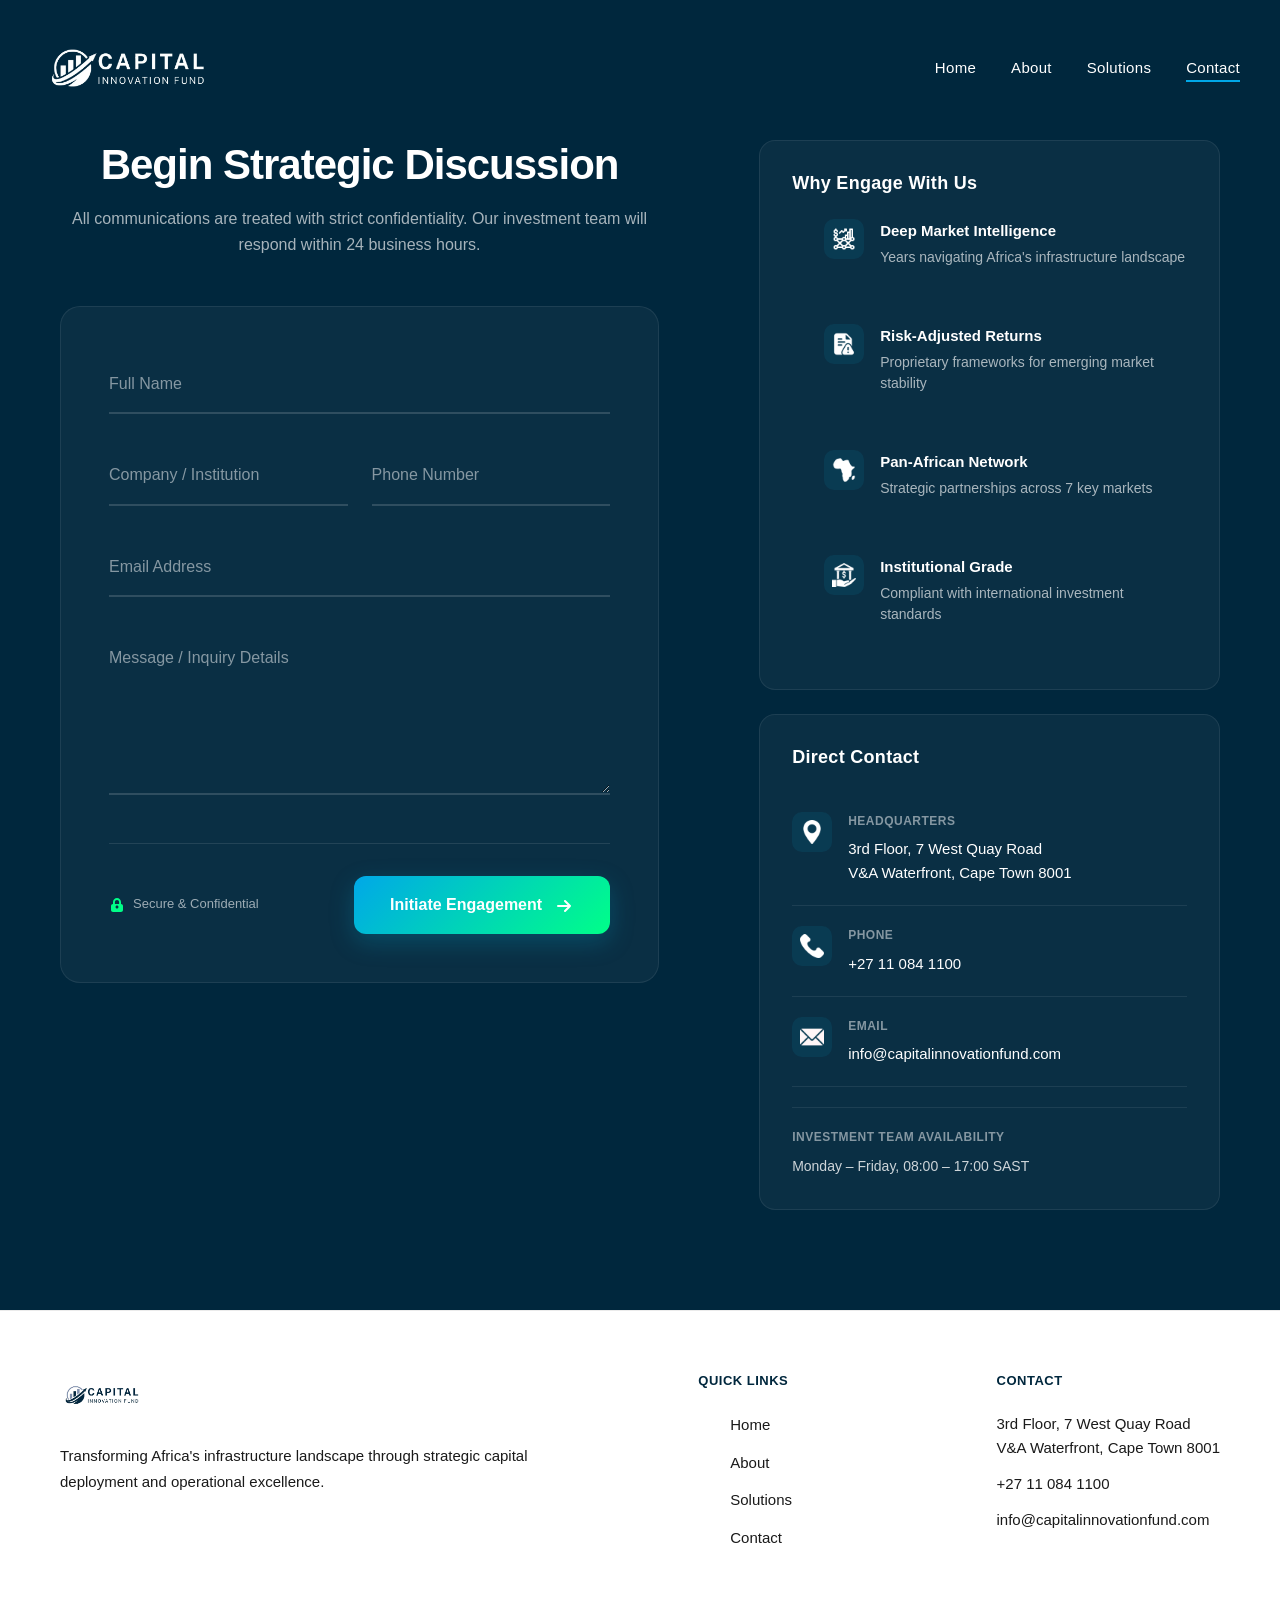
<file: contact.html>
<!DOCTYPE html>
<html lang="en" class="site">
<head>
<!-- Google tag (gtag.js) -->
<script async src="https://www.googletagmanager.com/gtag/js?id=G-K5F7ED028S"></script>
<script>
  window.dataLayer = window.dataLayer || [];
  function gtag(){dataLayer.push(arguments);}
  gtag('js', new Date());

  gtag('config', 'G-K5F7ED028S');
</script>
<meta charset="UTF-8">
<meta name="viewport" content="width=device-width, initial-scale=1.0">
<title>Strategic Engagement — Capital Innovation Fund</title>
<meta name="description" content="Contact Capital Innovation Fund's investment team to discuss strategic infrastructure partnerships, funding opportunities, and institutional engagement across Africa.">
<meta name="keywords" content="contact capital innovation fund, infrastructure investment partnership, African infrastructure funding contact">
<meta property="og:type" content="website">
<meta property="og:site_name" content="Capital Innovation Fund">
<meta property="og:title" content="Strategic Engagement — Capital Innovation Fund">
<meta property="og:description" content="Begin a strategic discussion with our investment team about infrastructure partnership opportunities across Africa.">
<meta property="og:url" content="https://capitalinnovationfund.co.za/contact.html">
<link rel="canonical" href="https://capitalinnovationfund.co.za/contact.html">
<meta property="og:image" content="https://capitalinnovationfund.co.za/images/logo.webp">
<script type="application/ld+json">
{
  "@context": "https://schema.org",
  "@type": "Organization",
  "name": "Capital Innovation Fund",
  "url": "https://capitalinnovationfund.co.za/contact.html",
  "logo": "https://capitalinnovationfund.co.za/favicon-192.png",
  "description": "Infrastructure intelligence platform combining institutional capital with real-time monitoring across Africa's energy, water, logistics, agriculture and gas sectors.",
  "address": {
    "@type": "PostalAddress",
    "streetAddress": "3rd Floor, 7 West Quay Road, V&A Waterfront",
    "addressLocality": "Cape Town",
    "postalCode": "8001",
    "addressCountry": "ZA"
  },
  "telephone": "+27110841100",
  "email": "info@capitalinnovationfund.com"
}
</script>
<link rel="icon" href="/favicon.ico" sizes="any">
<link rel="icon" type="image/png" sizes="48x48" href="/favicon-48.png">
<link rel="icon" type="image/png" sizes="96x96" href="/favicon-96.png">
<link rel="icon" type="image/png" sizes="192x192" href="/favicon-192.png">
<link rel="apple-touch-icon" href="/apple-touch-icon.png">
<link rel="stylesheet" href="https://cdn.jsdelivr.net/npm/bootstrap@5.3.3/dist/css/bootstrap.min.css">
<link rel="stylesheet" href="css/site.css">
</head>
<body class="site-body page-contact">

<!-- NAVIGATION -->
<nav id="main_nav" class="site-nav">
  <div class="logo">
    <img src="images/white logo.webp" alt="Capital Innovation Fund">
  </div>

  <!-- Desktop Menu — only visible on ≥969px via CSS -->
  <ul class="desktop-menu">
    <li><a href="index.html">Home</a></li>
    <li><a href="about.html">About</a></li>
    <li><a href="solutions.html">Solutions</a></li>
    <li><a href="contact.html" class="active">Contact</a></li>
  </ul>

  <!-- Mobile Menu Toggle — only visible on ≤968px via CSS -->
  <button class="mobile-menu-toggle" aria-label="Toggle menu">
    <span class="hamburger-line"></span>
    <span class="hamburger-line"></span>
    <span class="hamburger-line"></span>
  </button>
</nav>

<!-- Mobile Sidebar — rendered outside nav, controlled via JS -->
<div class="mobile-sidebar">
  <div class="sidebar-overlay"></div>
  <div class="sidebar-content">
    <button class="sidebar-close" aria-label="Close menu">&times;</button>
    <ul class="sidebar-menu">
      <li><a href="index.html">Home</a></li>
      <li><a href="about.html">About</a></li>
      <li><a href="solutions.html">Solutions</a></li>
      <li><a href="contact.html" class="active">Contact</a></li>
    </ul>
  </div>
</div>

<!-- MAIN CONTACT SECTION -->
<section class="contact-main">
  <h1 class="visually-hidden">Strategic Engagement — Capital Innovation Fund</h1>
  <div class="contact-wrapper">
    
    <!-- Left Column: Form -->
    <div class="form-section">
      <div class="section-header">
        <h2>Begin Strategic Discussion</h2>
        <p>All communications are treated with strict confidentiality. Our investment team will respond within 24 business hours.</p>
      </div>
      
      <form id="contact_form" class="premium-form">
        <div class="form-row">
          <div class="form-group">
            <input type="text" id="full_name" name="fullName" required>
            <label for="full_name">Full Name</label>
            <span class="form-bar"></span>
          </div>
        </div>
        
        <div class="form-row double">
          <div class="form-group">
            <input type="text" id="company" name="company" required>
            <label for="company">Company / Institution</label>
            <span class="form-bar"></span>
          </div>
          
          <div class="form-group">
            <input type="tel" id="phone" name="phone" required>
            <label for="phone">Phone Number</label>
            <span class="form-bar"></span>
          </div>
        </div>
        
        <div class="form-row">
          <div class="form-group">
            <input type="email" id="email" name="email" required>
            <label for="email">Email Address</label>
            <span class="form-bar"></span>
          </div>
        </div>
        
        <div class="form-row">
          <div class="form-group textarea-group">
            <textarea id="message" name="message" rows="5" required></textarea>
            <label for="message">Message / Inquiry Details</label>
            <span class="form-bar"></span>
          </div>
        </div>
        
        <div class="form-footer">
          <div class="privacy-note">
            <svg class="lock-icon" width="16" height="16" viewBox="0 0 16 16" fill="none">
              <path d="M12 7V5C12 2.79 10.21 1 8 1C5.79 1 4 2.79 4 5V7C2.9 7 2 7.9 2 9V13C2 14.1 2.9 15 4 15H12C13.1 15 14 14.1 14 13V9C14 7.9 13.1 7 12 7ZM8 11.5C7.17 11.5 6.5 10.83 6.5 10C6.5 9.17 7.17 8.5 8 8.5C8.83 8.5 9.5 9.17 9.5 10C9.5 10.83 8.83 11.5 8 11.5ZM10.1 7H5.9V5C5.9 3.84 6.84 2.9 8 2.9C9.16 2.9 10.1 3.84 10.1 5V7Z" fill="currentColor"/>
            </svg>
            <span>Secure & Confidential</span>
          </div>
          
          <button type="submit" class="submit-button">
            <span class="button-text">Initiate Engagement</span>
            <span class="button-arrow">
              <svg width="20" height="20" viewBox="0 0 20 20" fill="none">
                <path d="M4 10H16M16 10L11 5M16 10L11 15" stroke="currentColor" stroke-width="2" stroke-linecap="round" stroke-linejoin="round"/>
              </svg>
            </span>
          </button>
        </div>
      </form>
    </div>
    
    <!-- Right Column: Contact Info & Why Engage -->
    <div class="info-section">
      
      <!-- Why Engage Card -->
      <div class="info-card why-engage">
        <h3 class="card-title">Why Engage With Us</h3>
        <ul class="engagement-points">
          <li>
            <span class="point-icon"><img loading="lazy" decoding="async" src="images/deep-learning (1).webp" alt="Intelligence"></span>
            <div class="point-content">
              <strong>Deep Market Intelligence</strong>
              <p>Years navigating Africa's infrastructure landscape</p>
            </div>
          </li>
          <li>
            <span class="point-icon"><img loading="lazy" decoding="async" src="images/risk.webp" alt="Returns"></span>
            <div class="point-content">
              <strong>Risk-Adjusted Returns</strong>
              <p>Proprietary frameworks for emerging market stability</p>
            </div>
          </li>
          <li>
            <span class="point-icon"><img loading="lazy" decoding="async" src="images/africa2.webp" alt="Network"></span>
            <div class="point-content">
              <strong>Pan-African Network</strong>
              <p>Strategic partnerships across 7 key markets</p>
            </div>
          </li>
          <li>
            <span class="point-icon"><img loading="lazy" decoding="async" src="images/financial.webp" alt="Institutional"></span>
            <div class="point-content">
              <strong>Institutional Grade</strong>
              <p>Compliant with international investment standards</p>
            </div>
          </li>
        </ul>
      </div>
      
      <!-- Direct Contact Card -->
      <div class="info-card contact-details">
        <h3 class="card-title">Direct Contact</h3>
        
        <div class="contact-item">
          <span class="point-icon"><img loading="lazy" decoding="async" src="images/maps-and-flags.webp" alt="Location"></span>
          <div class="point-content">
            <div class="contact-label">Headquarters</div>
            <div class="contact-value">3rd Floor, 7 West Quay Road<br>V&A Waterfront, Cape Town 8001</div>
          </div>
        </div>
        
        <div class="contact-item">
          <span class="point-icon"><img loading="lazy" decoding="async" src="images/phone-call.webp" alt="Phone"></span>
          <div class="point-content">
            <div class="contact-label">Phone</div>
            <div class="contact-value">+27 11 084 1100</div>
          </div>
        </div>
        
        <div class="contact-item">
          <span class="point-icon"><img loading="lazy" decoding="async" src="images/email.webp" alt="Email"></span>
          <div class="point-content">
            <div class="contact-label">Email</div>
            <div class="contact-value">info@capitalinnovationfund.com</div>
          </div>
        </div>
        
        <div class="office-hours">
          <div class="hours-label">Investment Team Availability</div>
          <div class="hours-value">Monday – Friday, 08:00 – 17:00 SAST</div>
        </div>
      </div>
      
    </div>
  </div>
</section>

<!-- FOOTER -->
<footer class="site-footer">
  <div class="footer-container">
    <div class="footer-simple">
      <div class="footer-brand">
        <img loading="lazy" decoding="async" src="images/navy logo.webp" alt="Capital Innovation Fund" class="footer-logo">
        <p class="footer-tagline">Transforming Africa's infrastructure landscape through strategic capital deployment and operational excellence.</p>
      </div>
      
      <div class="footer-links">
        <div class="footer-links-title">Quick Links</div>
        <ul>
          <li><a href="index.html">Home</a></li>
          <li><a href="about.html">About</a></li>
          <li><a href="solutions.html">Solutions</a></li>
          <li><a href="contact.html">Contact</a></li>
        </ul>
      </div>

      <div class="footer-contact">
        <div class="footer-links-title">Contact</div>
        <p>3rd Floor, 7 West Quay Road<br>V&amp;A Waterfront, Cape Town 8001</p>
        <p><a href="tel:+27110841100">+27 11 084 1100</a></p>
        <p><a href="mailto:info@capitalinnovationfund.com">info@capitalinnovationfund.com</a></p>
      </div>
    </div>
  </div>
</footer>

<script src="https://cdn.jsdelivr.net/npm/bootstrap@5.3.3/dist/js/bootstrap.bundle.min.js"></script>
<script src="js/site.js"></script>
</body>
</html>
</file>
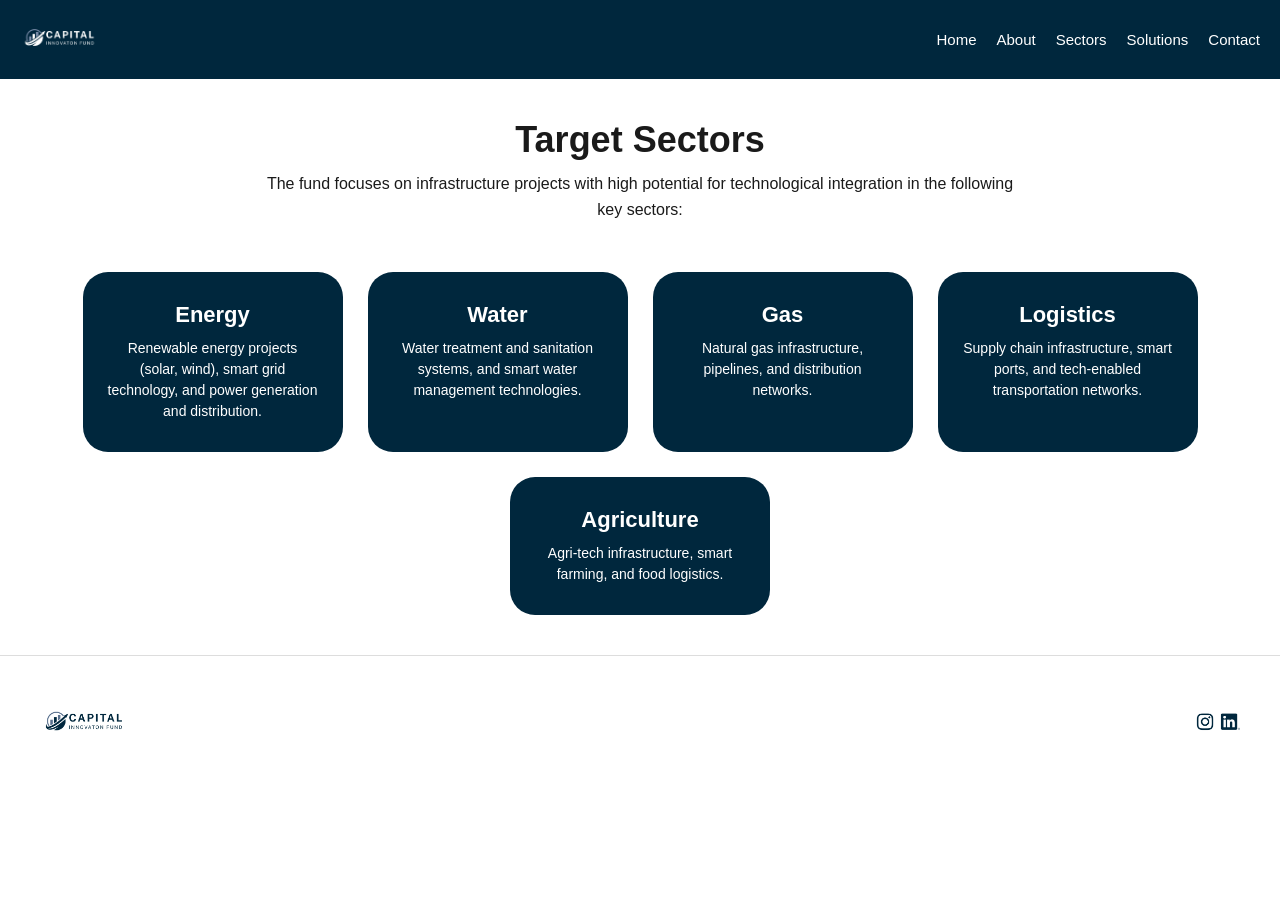
<file: sectors.html>
<!DOCTYPE html>
<html lang="en">
<head>
<meta charset="UTF-8">
<meta name="viewport" content="width=device-width, initial-scale=1.0">
<title>Target Sectors - Capital Innovation Fund</title>
<style>
/* COLORS */
:root {
  --blue: #00273d;
  --white: #ffffff;
  --grey: #f4f4f4;
  --text-dark: #1a1a1a;
}

/* RESET */
* {
  margin: 0;
  padding: 0;
  box-sizing: border-box;
}

body, html {
  font-family: Arial, sans-serif;
  background: var(--white);
  color: var(--text-dark);
  overflow-x: hidden;
}

/* NAVIGATION — desktop: logo left, links right */
nav {
  width: 100%;
  background: var(--blue);
  padding: 15px 20px;
  display: flex;
  justify-content: space-between; /* ← Logo left, rest right */
  align-items: center;
  position: relative;
  z-index: 1000;
}

nav .logo img {
  height: 45px;
}

/* Nav links — stay on the right (next to hamburger on desktop, but hamburger hidden) */
nav ul {
  list-style: none;
  display: flex;
  gap: 20px;
  margin: 0;
  padding: 0;
}

nav ul li a {
  color: var(--white);
  text-decoration: none;
  font-size: 15px;
}

/* Hamburger — hidden on desktop */
.hamburger {
  display: none;
  flex-direction: column;
  cursor: pointer;
  width: 30px;
  height: 22px;
  justify-content: space-between;
}

.hamburger span {
  height: 3px;
  background: var(--white);
  border-radius: 2px;
}

/* PAGE HEADER */
.header {
  text-align: center;
  margin-top: 40px;
}

.header h1 {
  font-size: 36px;
  font-weight: bold;
}

.header p {
  width: 60%;
  margin: 10px auto;
  line-height: 1.6;
  font-size: 16px;
}

/* SECTORS GRID */
.sector-container {
  display: flex;
  justify-content: center;
  flex-wrap: wrap;
  gap: 25px;
  padding: 40px 20px;
}

.sector-box {
  background: var(--blue);
  color: white;
  width: 260px;
  padding: 30px 25px;
  border-radius: 25px;
  text-align: center;
}

.sector-box h3 {
  margin-top: 0;
  font-size: 22px;
}

.sector-box p {
  font-size: 14px;
  margin-top: 10px;
  line-height: 1.5;
}

/* FOOTER */
footer {
  background: var(--white);
  color: var(--text-dark);
  padding: 40px;
  display: flex;
  justify-content: space-between;
  align-items: center;
  border-top: 1px solid #ddd;
}

footer img {
  height: 50px;
}

footer .social {
  display: flex;
  gap: 15px;
}

footer .social img {
  height: 25px;
}

/* MOBILE */
@media (max-width: 768px) {
  /* Show hamburger on mobile */
  .hamburger {
    display: flex;
    touch-action: manipulation;
  }

  /* Hide desktop nav, show dropdown */
  nav ul {
    position: absolute;
    top: 100%;
    left: 0;
    background: var(--blue);
    width: 100%;
    flex-direction: column;
    padding: 15px 0;
    margin: 0;
    gap: 0;
    display: none;
    z-index: 999;
  }

  nav ul.show {
    display: flex;
  }

  nav ul li a {
    display: block;
    padding: 12px 0;
    text-align: center;
    font-size: 16px;
  }

  .header p { width: 90%; }
  footer {
    flex-direction: column;
    gap: 20px;
    text-align: center;
  }
}
</style>
</head>
<body>

<!-- NAV: logo left, ul + hamburger grouped right -->
<nav>
  <div class="logo">
    <img src="logo1.png" alt="Logo">
  </div>

  <!-- This group stays on the right -->
  <div style="display: flex; gap: 20px; align-items: center;">
    <ul id="nav-links">
      <li><a href="index.html">Home</a></li>
      <li><a href="about.html">About</a></li>
      <li><a href="sectors.html">Sectors</a></li>
      <li><a href="solutions.html">Solutions</a></li>
      <li><a href="contact.html">Contact</a></li>
    </ul>
    <div class="hamburger" id="hamburger">
      <span></span>
      <span></span>
      <span></span>
    </div>
  </div>
</nav>

<div class="header">
  <h1>Target Sectors</h1>
  <p>
    The fund focuses on infrastructure projects with high potential for technological integration in the following key sectors:
  </p>
</div>

<div class="sector-container">
  <div class="sector-box">
    <h3>Energy</h3>
    <p>Renewable energy projects (solar, wind), smart grid technology, and power generation and distribution.</p>
  </div>
  <div class="sector-box">
    <h3>Water</h3>
    <p>Water treatment and sanitation systems, and smart water management technologies.</p>
  </div>
  <div class="sector-box">
    <h3>Gas</h3>
    <p>Natural gas infrastructure, pipelines, and distribution networks.</p>
  </div>
  <div class="sector-box">
    <h3>Logistics</h3>
    <p>Supply chain infrastructure, smart ports, and tech-enabled transportation networks.</p>
  </div>
  <div class="sector-box">
    <h3>Agriculture</h3>
    <p>Agri-tech infrastructure, smart farming, and food logistics.</p>
  </div>
</div>

<footer>
  <img src="logo.png" alt="Footer Logo">
  <div class="social">
    <img src="social.png" alt="Instagram">
  </div>
</footer>

<script>
document.addEventListener('DOMContentLoaded', () => {
  const ham = document.getElementById('hamburger');
  const nav = document.getElementById('nav-links');
  if (ham && nav) {
    ham.onclick = () => nav.classList.toggle('show');
  }
});
</script>

</body>

</html>
</file>
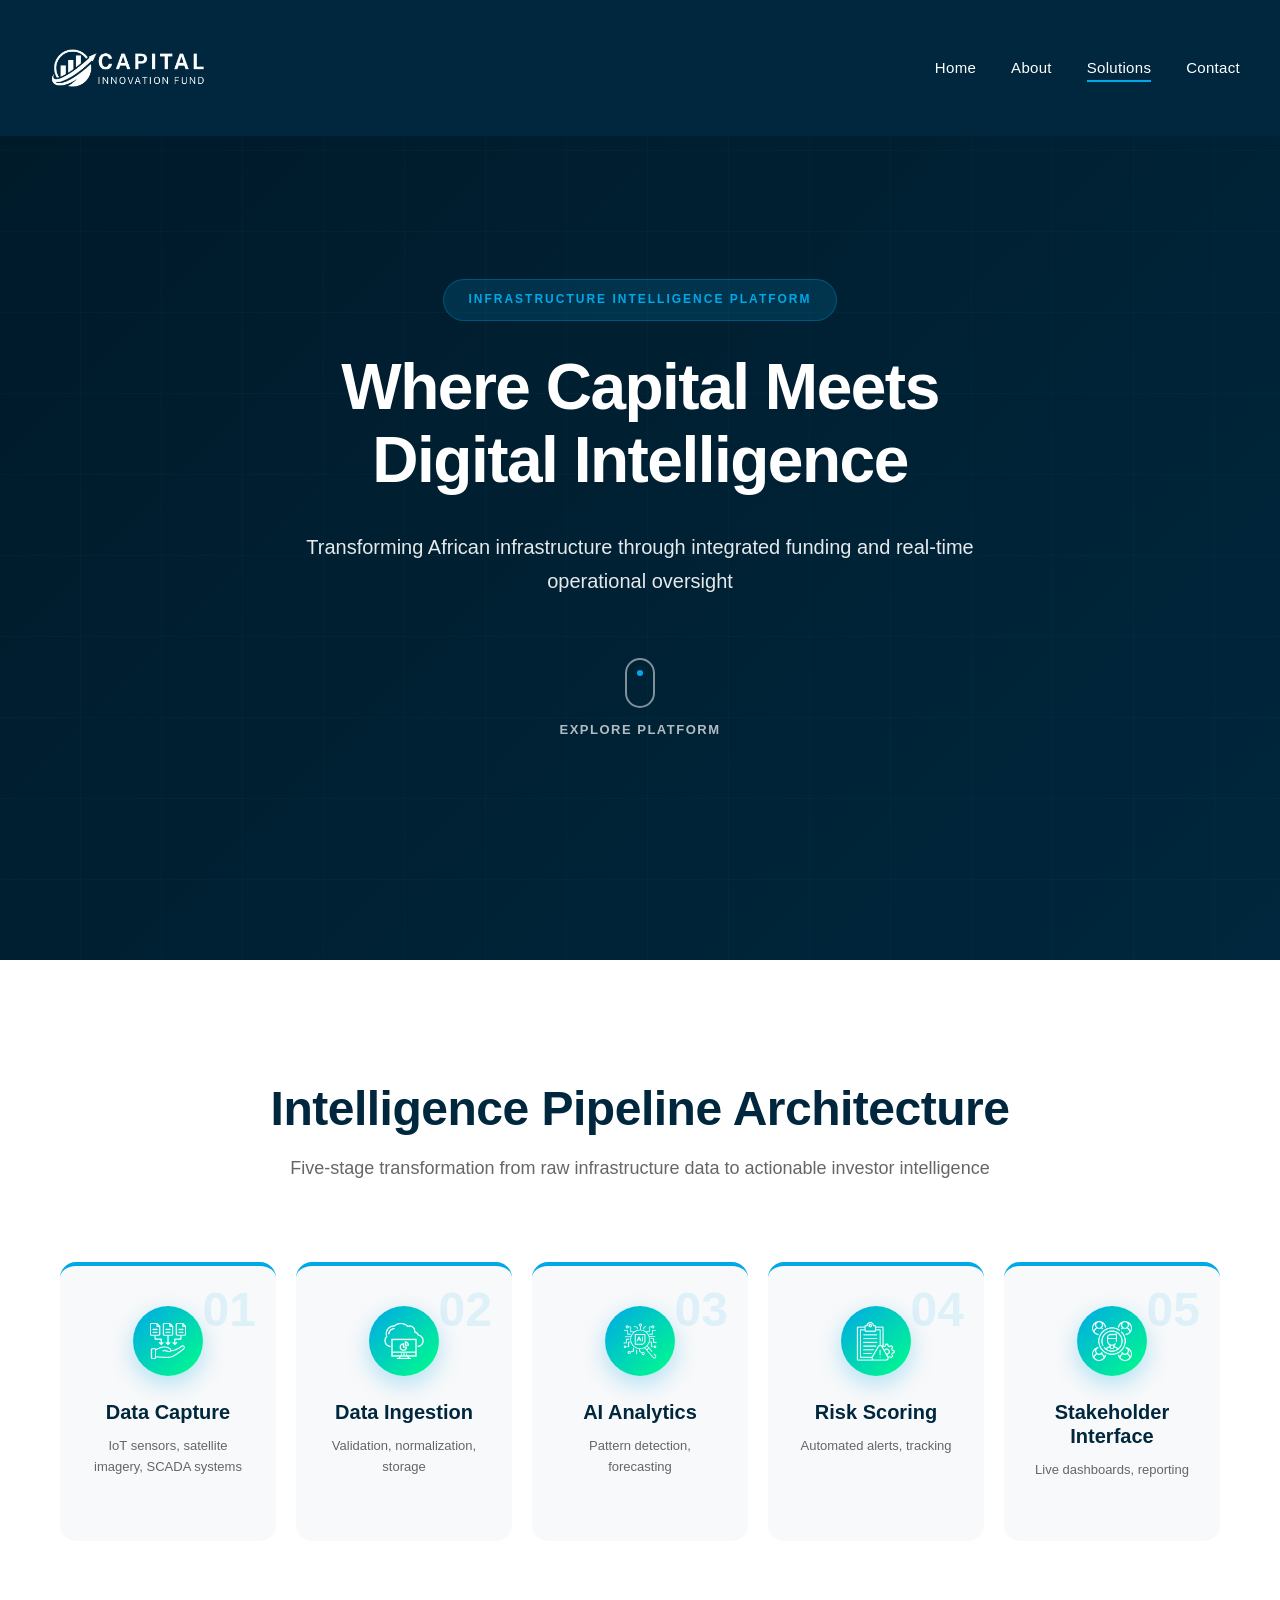
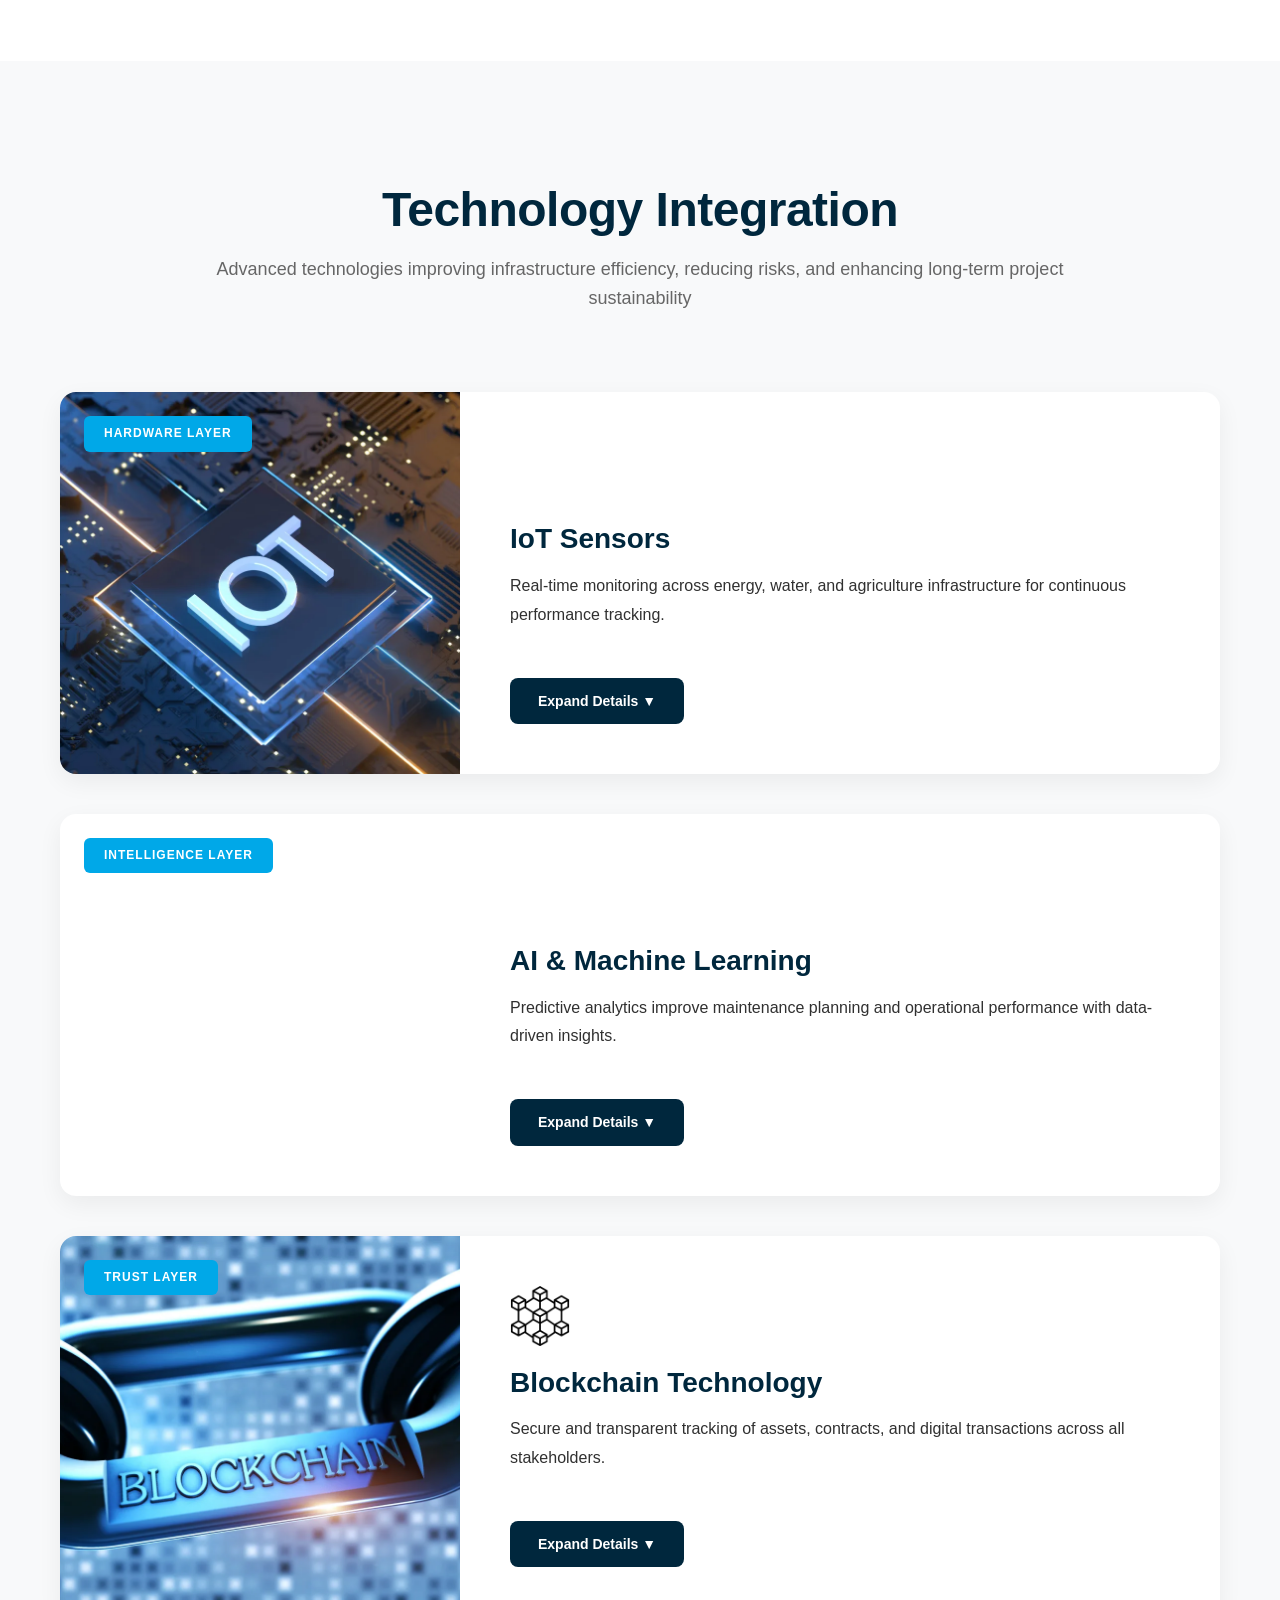
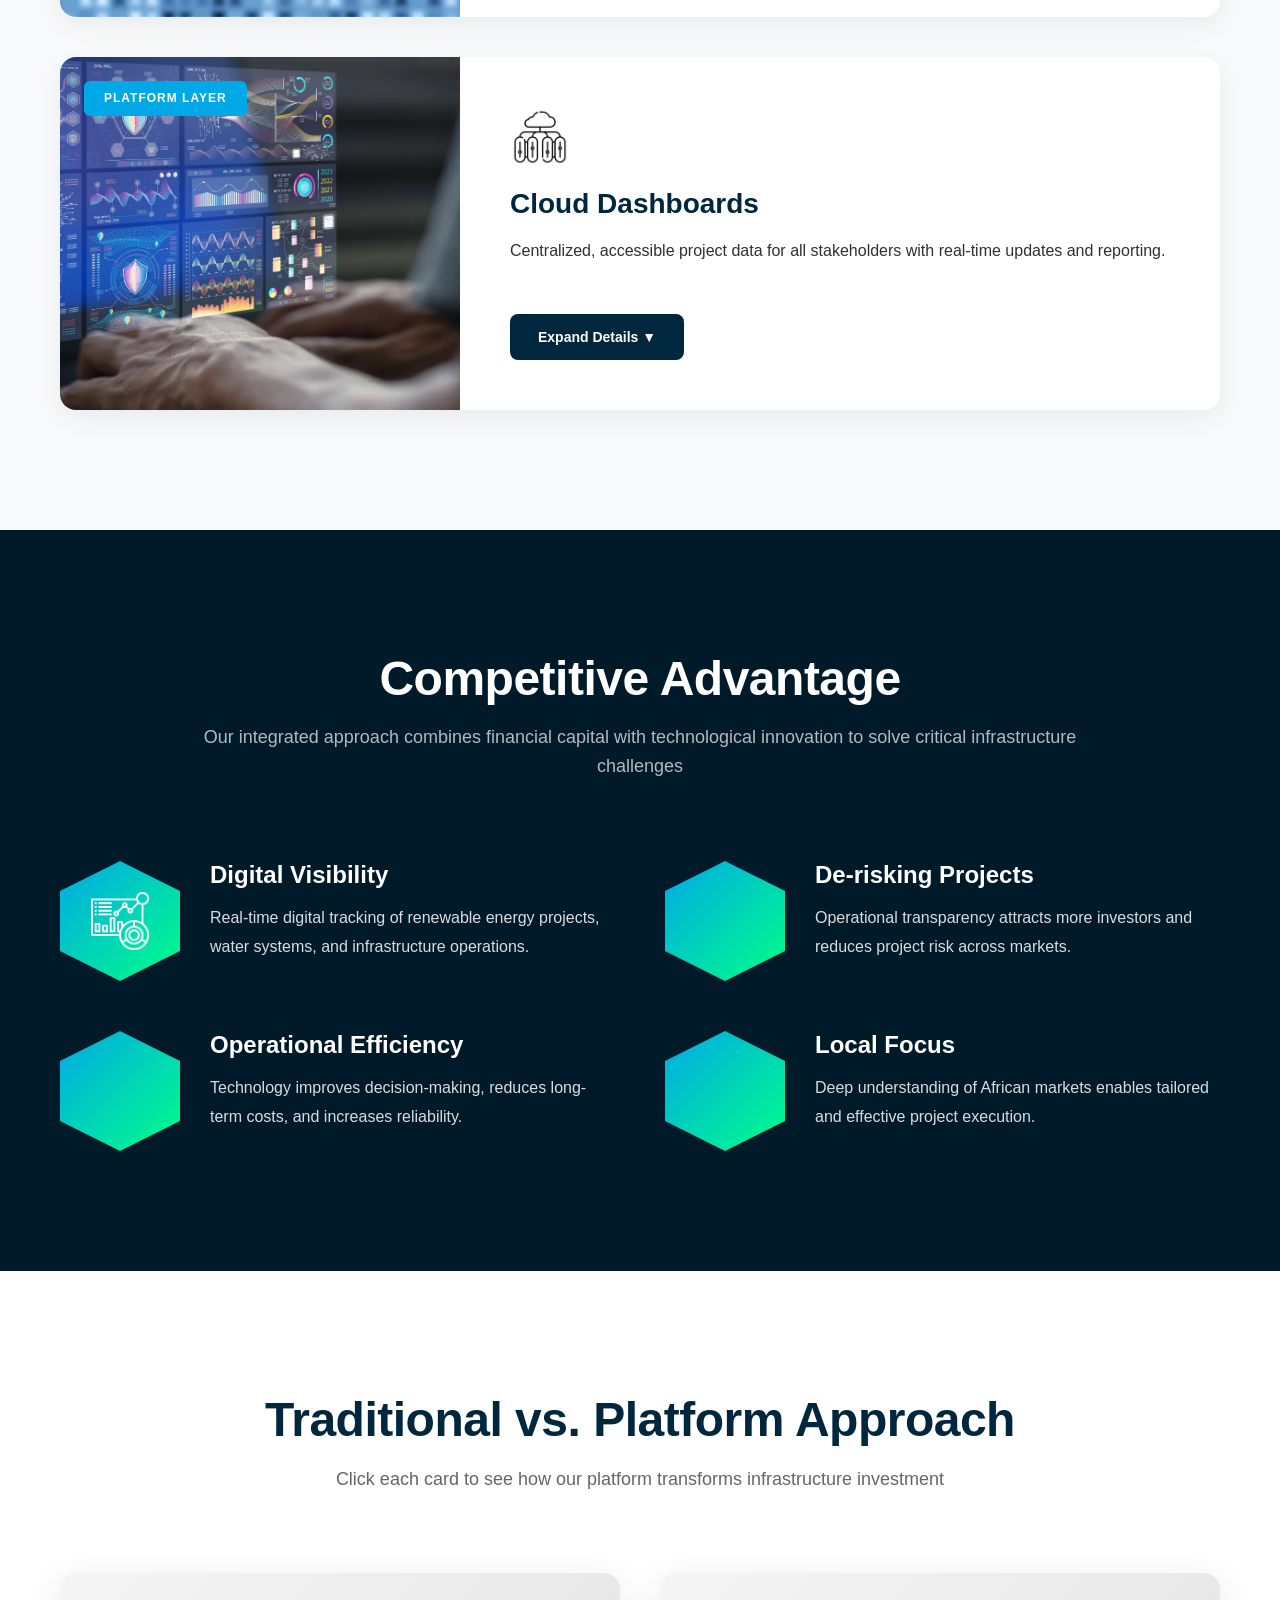
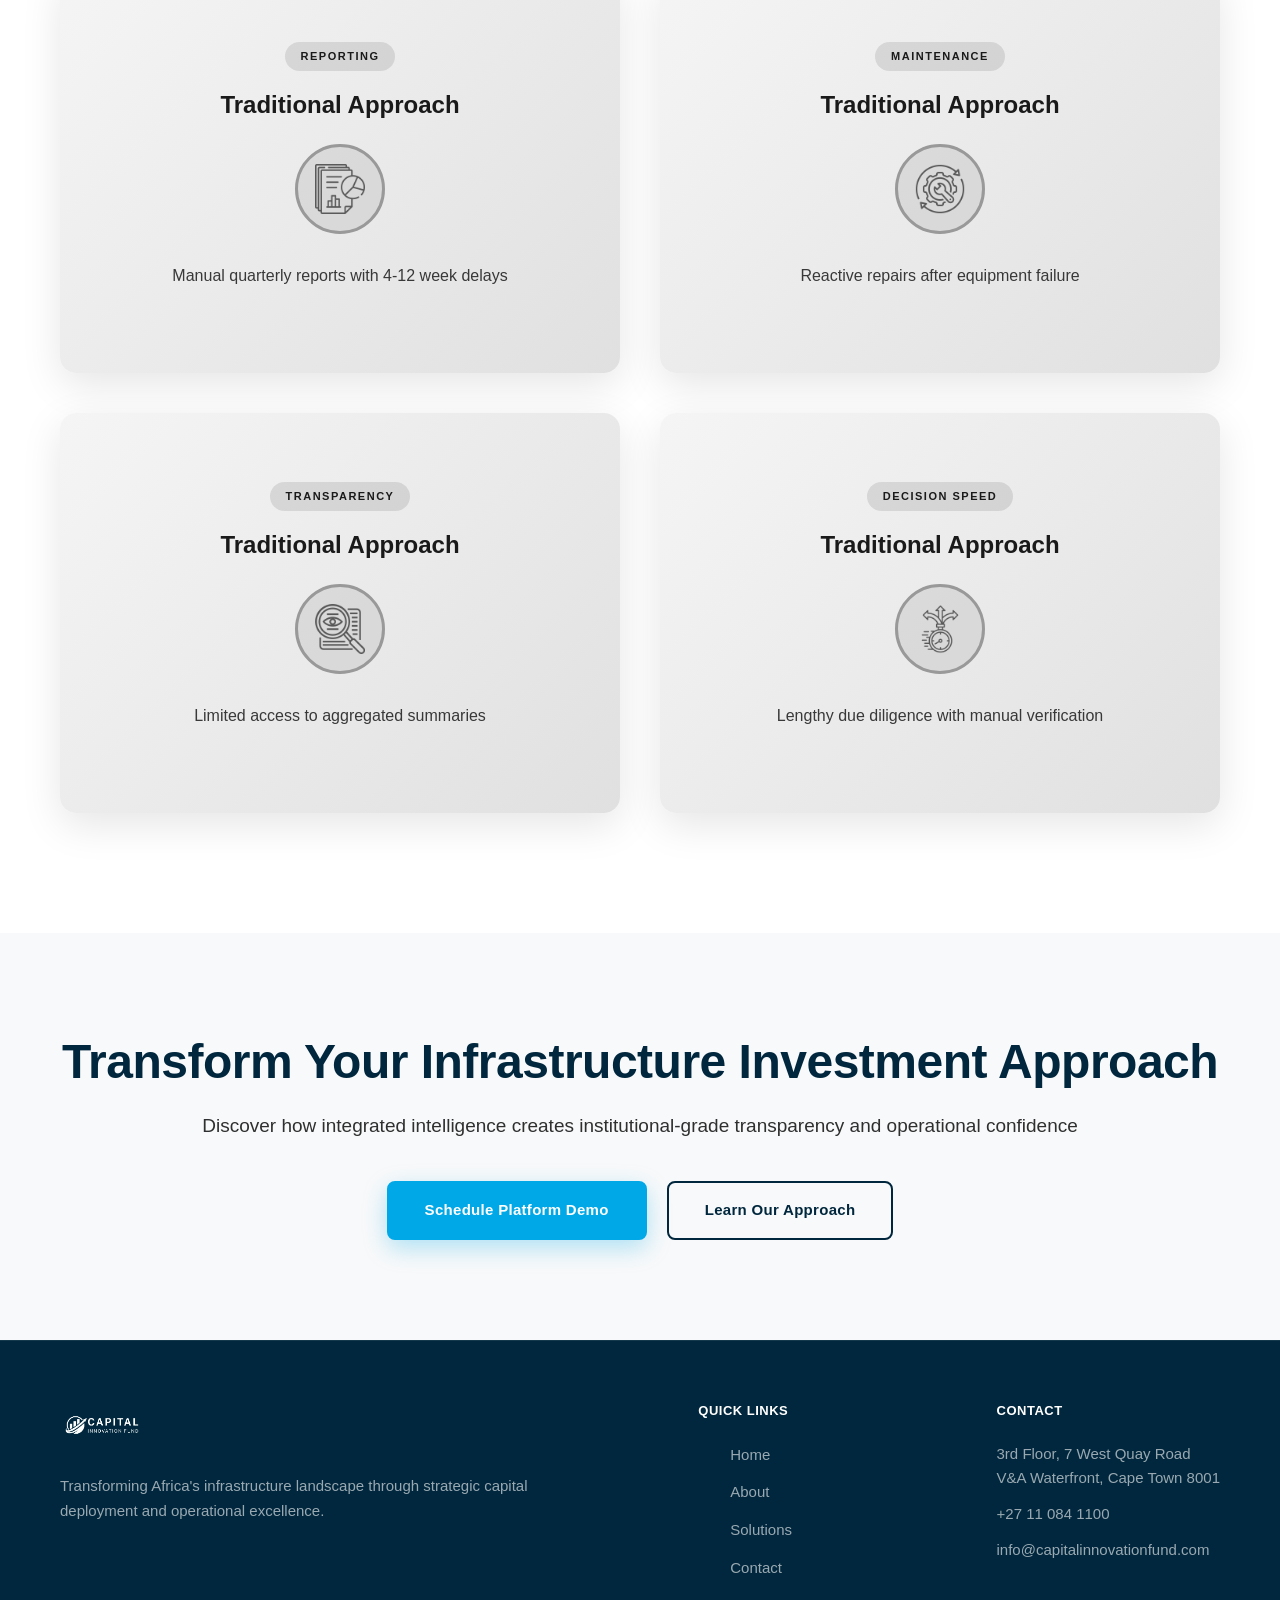
<file: solutions.html>
<!DOCTYPE html>
<html lang="en" class="site">
<head>
<!-- Google tag (gtag.js) -->
<script async src="https://www.googletagmanager.com/gtag/js?id=G-K5F7ED028S"></script>
<script>
  window.dataLayer = window.dataLayer || [];
  function gtag(){dataLayer.push(arguments);}
  gtag('js', new Date());

  gtag('config', 'G-K5F7ED028S');
</script>
<meta charset="UTF-8">
<meta name="viewport" content="width=device-width, initial-scale=1.0">
<title>Solutions - Capital Innovation Fund</title>
<meta name="description" content="Explore Capital Innovation Fund's intelligence pipeline — from IoT data capture through AI analytics to real-time investor dashboards — powering transparent African infrastructure investment.">
<meta name="keywords" content="infrastructure intelligence pipeline, IoT sensors Africa, AI analytics infrastructure, blockchain infrastructure investment, cloud dashboards Africa">
<meta property="og:type" content="website">
<meta property="og:site_name" content="Capital Innovation Fund">
<meta property="og:title" content="Solutions - Capital Innovation Fund">
<meta property="og:description" content="Where capital meets digital intelligence — transforming African infrastructure through integrated funding and real-time operational oversight.">
<meta property="og:url" content="https://capitalinnovationfund.co.za/solutions.html">
<link rel="canonical" href="https://capitalinnovationfund.co.za/solutions.html">
<meta property="og:image" content="https://capitalinnovationfund.co.za/images/dashboard.webp">
<script type="application/ld+json">
{
  "@context": "https://schema.org",
  "@type": "Organization",
  "name": "Capital Innovation Fund",
  "url": "https://capitalinnovationfund.co.za/solutions.html",
  "logo": "https://capitalinnovationfund.co.za/favicon-192.png",
  "description": "Infrastructure intelligence platform combining institutional capital with real-time monitoring across Africa's energy, water, logistics, agriculture and gas sectors.",
  "address": {
    "@type": "PostalAddress",
    "streetAddress": "3rd Floor, 7 West Quay Road, V&A Waterfront",
    "addressLocality": "Cape Town",
    "postalCode": "8001",
    "addressCountry": "ZA"
  },
  "telephone": "+27110841100",
  "email": "info@capitalinnovationfund.com"
}
</script>
<link rel="icon" href="/favicon.ico" sizes="any">
<link rel="icon" type="image/png" sizes="48x48" href="/favicon-48.png">
<link rel="icon" type="image/png" sizes="96x96" href="/favicon-96.png">
<link rel="icon" type="image/png" sizes="192x192" href="/favicon-192.png">
<link rel="apple-touch-icon" href="/apple-touch-icon.png">
<link rel="stylesheet" href="https://cdn.jsdelivr.net/npm/bootstrap@5.3.3/dist/css/bootstrap.min.css">
<link rel="stylesheet" href="css/site.css">
</head>
<body class="site-body">

<!-- NAVIGATION -->
<nav id="main_nav" class="site-nav">
  <div class="logo">
    <img src="images/white logo.webp" alt="Capital Innovation Fund">
  </div>

  <!-- Desktop Menu — only visible on ≥969px via CSS -->
  <ul class="desktop-menu">
    <li><a href="index.html">Home</a></li>
    <li><a href="about.html">About</a></li>
    <li><a href="solutions.html" class="active">Solutions</a></li>
    <li><a href="contact.html">Contact</a></li>
  </ul>

  <!-- Mobile Menu Toggle — only visible on ≤968px via CSS -->
  <button class="mobile-menu-toggle" aria-label="Toggle menu">
    <span class="hamburger-line"></span>
    <span class="hamburger-line"></span>
    <span class="hamburger-line"></span>
  </button>
</nav>

<!-- Mobile Sidebar — rendered outside nav, controlled via JS -->
<div class="mobile-sidebar">
  <div class="sidebar-overlay"></div>
  <div class="sidebar-content">
    <button class="sidebar-close" aria-label="Close menu">&times;</button>
    <ul class="sidebar-menu">
      <li><a href="index.html">Home</a></li>
      <li><a href="about.html">About</a></li>
      <li><a href="solutions.html" class="active">Solutions</a></li>
      <li><a href="contact.html">Contact</a></li>
    </ul>
  </div>
</div>

<!-- FULLSCREEN HERO WITH ANIMATED BACKGROUND -->
<section class="solutions-hero-immersive">
  <div class="hero-background">
    <div class="grid-overlay"></div>
    <div class="particle-field">
      <div class="particle"></div>
      <div class="particle"></div>
      <div class="particle"></div>
      <div class="particle"></div>
      <div class="particle"></div>
    </div>
  </div>
  
  <div class="hero-content">
    <div class="hero-badge">Infrastructure Intelligence Platform</div>
    <h1 class="hero-heading">Where Capital Meets<br>Digital Intelligence</h1>
    <p class="hero-subtitle">Transforming African infrastructure through integrated funding and real-time operational oversight</p>
    
    <div class="hero-scroll-indicator">
      <div class="scroll-arrow"></div>
      <span>Explore Platform</span>
    </div>
  </div>
</section>

<!-- INTERACTIVE PIPELINE WITH HOVER REVEALS -->
<section class="architecture-section">
  <h2>Intelligence Pipeline Architecture</h2>
  <p class="section-subtitle">Five-stage transformation from raw infrastructure data to actionable investor intelligence</p>
  
  <div class="pipeline-interactive">
    <div class="pipeline-stage" data-stage="capture">
      <div class="stage-number">01</div>
      <div class="stage-icon"><img loading="lazy" decoding="async" src="images/data-collection.webp" alt=""></div>
      <h3>Data Capture</h3>
      <p class="stage-brief">IoT sensors, satellite imagery, SCADA systems</p>
      
      <div class="stage-details">
        <div class="detail-section">
          <h4>What it does</h4>
          <p>Deploys distributed sensor networks, satellite monitoring systems, and SCADA integration across infrastructure assets to collect continuous operational data—including equipment performance, environmental conditions, resource consumption, and system health indicators.</p>
        </div>
        <div class="detail-section">
          <h4>Why it matters</h4>
          <p>Creates the foundational data infrastructure that eliminates blind spots in project operations. Without continuous capture, infrastructure operates on assumptions rather than verified conditions.</p>
        </div>
        <div class="detail-section highlight">
          <h4>Investor value</h4>
          <p>Establishes the evidence base for performance verification and early issue detection—reducing reliance on periodic manual reporting that often misses critical operational deterioration.</p>
        </div>
      </div>
    </div>
    
    <div class="pipeline-stage" data-stage="ingestion">
      <div class="stage-number">02</div>
            <div class="stage-icon"><img loading="lazy" decoding="async" src="images/cloud-computing.webp" alt=""></div>
      <h3>Data Ingestion</h3>
      <p class="stage-brief">Validation, normalization, storage</p>
      
      <div class="stage-details">
        <div class="detail-section">
          <h4>What it does</h4>
          <p>Receives data streams from multiple sources, validates accuracy against expected ranges, normalizes formats across heterogeneous systems, and stores time-series data in secure cloud infrastructure optimized for analytical queries.</p>
        </div>
        <div class="detail-section">
          <h4>Why it matters</h4>
          <p>Raw sensor data contains noise, transmission errors, and format inconsistencies. This stage ensures only verified, analysis-ready data enters the intelligence pipeline—preventing false alerts and maintaining data integrity.</p>
        </div>
        <div class="detail-section highlight">
          <h4>Investor value</h4>
          <p>Guarantees that investment decisions and performance assessments rest on clean, auditable data rather than unverified field reports or manually compiled spreadsheets.</p>
        </div>
      </div>
    </div>
    
    <div class="pipeline-stage" data-stage="analytics">
      <div class="stage-number">03</div>
            <div class="stage-icon"><img loading="lazy" decoding="async" src="images/ai-search.webp" alt=""></div>
      <h3>AI Analytics</h3>
      <p class="stage-brief">Pattern detection, forecasting</p>
      
      <div class="stage-details">
        <div class="detail-section">
          <h4>What it does</h4>
          <p>Applies machine learning models to identify performance patterns, detect operational anomalies, forecast equipment degradation, and predict maintenance requirements before failures occur. Continuously learns from historical performance to improve prediction accuracy.</p>
        </div>
        <div class="detail-section">
          <h4>Why it matters</h4>
          <p>Human operators cannot process thousands of data points per second or recognize subtle degradation patterns across complex infrastructure systems. AI identifies issues invisible to manual oversight and predicts failures weeks before they manifest.</p>
        </div>
        <div class="detail-section highlight">
          <h4>Investor value</h4>
          <p>Transforms reactive maintenance into predictive optimization—extending asset life, preventing costly emergency repairs, and maintaining consistent service delivery that protects revenue streams and return projections.</p>
        </div>
      </div>
    </div>
    
    <div class="pipeline-stage" data-stage="risk">
      <div class="stage-number">04</div>
            <div class="stage-icon"><img loading="lazy" decoding="async" src="images/acceptable-risk.webp" alt=""></div>
      <h3>Risk Scoring</h3>
      <p class="stage-brief">Automated alerts, tracking</p>
      
      <div class="stage-details">
        <div class="detail-section">
          <h4>What it does</h4>
          <p>Synthesizes analytical outputs into quantified risk scores across operational, financial, environmental, and compliance dimensions. Generates automated alerts when thresholds are breached, prioritizes issues by severity, and tracks remediation status through resolution.</p>
        </div>
        <div class="detail-section">
          <h4>Why it matters</h4>
          <p>Converts complex multi-dimensional data into actionable risk intelligence that decision-makers can act on immediately. Prevents information overload by surfacing only significant deviations requiring attention.</p>
        </div>
        <div class="detail-section highlight">
          <h4>Investor value</h4>
          <p>Provides continuous risk visibility that traditional quarterly reviews cannot match—enabling proactive intervention before minor issues compound into material financial impacts or regulatory violations.</p>
        </div>
      </div>
    </div>
    
    <div class="pipeline-stage" data-stage="interface">
      <div class="stage-number">05</div>
      <div class="stage-icon"><img loading="lazy" decoding="async" src="images/network.webp" alt=""></div>
      <h3>Stakeholder Interface</h3>
      <p class="stage-brief">Live dashboards, reporting</p>
      
      <div class="stage-details">
        <div class="detail-section">
          <h4>What it does</h4>
          <p>Delivers role-specific dashboards providing real-time visibility into project performance, financial metrics, environmental impact, and operational health. Generates automated compliance reports, investor updates, and regulatory filings with full data traceability.</p>
        </div>
        <div class="detail-section">
          <h4>Why it matters</h4>
          <p>Different stakeholders need different views of project data. Investors require financial performance and risk metrics; operators need technical diagnostics; regulators need compliance verification. Single unified platform serves all constituencies with appropriate access controls.</p>
        </div>
        <div class="detail-section highlight">
          <h4>Investor value</h4>
          <p>Eliminates information asymmetry between fund managers and investors. Every stakeholder accesses the same verified data simultaneously—building trust through transparency and enabling faster, better-informed capital allocation decisions.</p>
        </div>
      </div>
    </div>
  </div>
</section>

<!-- TECHNOLOGY LAYERS - STACKED REVEAL -->
<section class="tech-layers-section">
  <h2>Technology Integration</h2>
  <p class="section-subtitle">Advanced technologies improving infrastructure efficiency, reducing risks, and enhancing long-term project sustainability</p>
  
  <div class="layers-container">
    <div class="tech-layer" data-layer="iot">
      <div class="layer-visual">
        <img loading="lazy" decoding="async" src="images/iot-sensors.webp" alt="IoT Sensors">
        <div class="visual-label">Hardware Layer</div>
      </div>
      <div class="layer-content">
        <div class="layer-icon"><img loading="lazy" decoding="async" src="images/technology.webp" alt=""></div>
        <h3>IoT Sensors</h3>
        <p class="layer-description">Real-time monitoring across energy, water, and agriculture infrastructure for continuous performance tracking.</p>
        
        <div class="layer-expanded">
          <h4>Real-World Application</h4>
          <p>Solar installations monitor panel-level performance, inverter efficiency, and environmental conditions to optimize energy output. Water facilities track flow rates, treatment chemical levels, and infrastructure pressure to prevent service interruptions and identify leaks before they become critical.</p>
          
          <h4>Capital Protection Value</h4>
          <p>Early detection of equipment degradation prevents catastrophic failures that could halt operations and revenue generation. Continuous monitoring validates operational assumptions made during investment underwriting—ensuring projected returns align with actual performance.</p>
        </div>
        
        <button class="layer-toggle">Expand Details</button>
      </div>
    </div>
    
    <div class="tech-layer" data-layer="ai">
      <div class="layer-visual">
        <img loading="lazy" decoding="async" src="images/ai-analysis.webp" alt="AI Analytics">
        <div class="visual-label">Intelligence Layer</div>
      </div>
      <div class="layer-content">
        <div class="layer-icon"><img loading="lazy" decoding="async" src="images/microchip.webp" alt=""></div>
        <h3>AI & Machine Learning</h3>
        <p class="layer-description">Predictive analytics improve maintenance planning and operational performance with data-driven insights.</p>
        
        <div class="layer-expanded">
          <h4>Real-World Application</h4>
          <p>Energy infrastructure models predict generator maintenance windows based on usage patterns and environmental stress, scheduling interventions during low-demand periods. Water systems forecast seasonal demand fluctuations and infrastructure capacity requirements to prevent service gaps.</p>
          
          <h4>Capital Protection Value</h4>
          <p>Predictive maintenance reduces unplanned downtime, protecting revenue continuity and maintaining service-level agreements. Optimization algorithms identify operational inefficiencies that erode margins—enabling corrective action before financial impacts accumulate.</p>
        </div>
        
        <button class="layer-toggle">Expand Details</button>
      </div>
    </div>
    
    <div class="tech-layer" data-layer="blockchain">
      <div class="layer-visual">
        <img loading="lazy" decoding="async" src="images/blockchain-pic.webp" alt="Blockchain">
        <div class="visual-label">Trust Layer</div>
      </div>
      <div class="layer-content">
        <div class="layer-icon"><img loading="lazy" decoding="async" src="images/blockchain2.webp" alt=""></div>
        <h3>Blockchain Technology</h3>
        <p class="layer-description">Secure and transparent tracking of assets, contracts, and digital transactions across all stakeholders.</p>
        
        <div class="layer-expanded">
          <h4>Real-World Application</h4>
          <p>Construction milestone payments execute automatically when sensor data confirms installation completion and performance testing validates specifications. Energy offtake agreements trigger payments when verified generation data confirms delivery commitments, eliminating reconciliation disputes.</p>
          
          <h4>Capital Protection Value</h4>
          <p>Immutable records prevent data manipulation or retroactive reporting adjustments that could obscure performance issues. Automated contract execution reduces payment delays and disputes—improving cash flow predictability and reducing administrative overhead across portfolio operations.</p>
        </div>
        
        <button class="layer-toggle">Expand Details</button>
      </div>
    </div>
    
    <div class="tech-layer" data-layer="cloud">
      <div class="layer-visual">
        <img loading="lazy" decoding="async" src="images/cloud-platform.webp" alt="Cloud Platform">
        <div class="visual-label">Platform Layer</div>
      </div>
      <div class="layer-content">
        <div class="layer-icon"><img loading="lazy" decoding="async" src="images/cloud2.webp" alt=""></div>
        <h3>Cloud Dashboards</h3>
        <p class="layer-description">Centralized, accessible project data for all stakeholders with real-time updates and reporting.</p>
        
        <div class="layer-expanded">
          <h4>Real-World Application</h4>
          <p>Investors access real-time dashboards showing portfolio-wide performance against projections, individual project health scores, and comparative efficiency metrics. Project operators view technical diagnostics and maintenance schedules. Regulators access compliance verification data without exposing commercially sensitive information.</p>
          
          <h4>Capital Protection Value</h4>
          <p>Unified platform eliminates information silos that allow underperforming projects to hide behind selective reporting. Portfolio-level visibility enables rapid capital reallocation from lagging to high-performing assets—optimizing overall fund returns and reducing exposure to sustained underperformance.</p>
        </div>
        
        <button class="layer-toggle">Expand Details</button>
      </div>
    </div>
  </div>
</section>

<!-- COMPETITIVE ADVANTAGES - HEXAGONAL GRID -->
<section class="advantages-hexagon">
  <h2>Competitive Advantage</h2>
  <p class="section-subtitle">Our integrated approach combines financial capital with technological innovation to solve critical infrastructure challenges</p>
  
  <div class="hex-grid">
    <div class="hex-item">
      <div class="hex-shape">
        <div class="hex-icon"><img loading="lazy" decoding="async" src="images/dashboard.webp" alt=""></div>
      </div>
      <div class="hex-content">
        <h3>Digital Visibility</h3>
        <p>Real-time digital tracking of renewable energy projects, water systems, and infrastructure operations.</p>
      </div>
    </div>
    
    <div class="hex-item">
      <div class="hex-shape">
        <div class="hex-icon"><img loading="lazy" decoding="async" src="images/risk-management.webp" alt=""></div>
      </div>
      <div class="hex-content">
        <h3>De-risking Projects</h3>
        <p>Operational transparency attracts more investors and reduces project risk across markets.</p>
      </div>
    </div>
    
    <div class="hex-item">
      <div class="hex-shape">
        <div class="hex-icon"><img loading="lazy" decoding="async" src="images/efficacy.webp" alt=""></div>
      </div>
      <div class="hex-content">
        <h3>Operational Efficiency</h3>
        <p>Technology improves decision-making, reduces long-term costs, and increases reliability.</p>
      </div>
    </div>
    
    <div class="hex-item">
      <div class="hex-shape">
        <div class="hex-icon"><img loading="lazy" decoding="async" src="images/africa.webp" alt=""></div>
      </div>
      <div class="hex-content">
        <h3>Local Focus</h3>
        <p>Deep understanding of African markets enables tailored and effective project execution.</p>
      </div>
    </div>
  </div>
</section>

<!-- ANIMATED COMPARISON - FLIP CARDS -->
<section class="comparison-flip">
  <h2>Traditional vs. Platform Approach</h2>
  <p class="section-subtitle">Click each card to see how our platform transforms infrastructure investment</p>
  
  <div class="flip-grid">
    <div class="flip-card">
      <div class="flip-card-inner">
        <div class="flip-card-front">
          <div class="card-label">Reporting</div>
          <h3>Traditional Approach</h3>
          <div class="approach-icon traditional"><img loading="lazy" decoding="async" src="images/report.webp" alt=""></div>
          <p>Manual quarterly reports with 4-12 week delays</p>
        </div>
        <div class="flip-card-back">
          <div class="card-label">Reporting</div>
          <h3>Platform Approach</h3>
                    <div class="approach-icon traditional"><img loading="lazy" decoding="async" src="images/report.webp" alt=""></div>

          <p>Real-time dashboards with continuous data streams and instant stakeholder access</p>
        </div>
      </div>
    </div>
    
    <div class="flip-card">
      <div class="flip-card-inner">
        <div class="flip-card-front">
          <div class="card-label">Maintenance</div>
          <h3>Traditional Approach</h3>
          <div class="approach-icon traditional"><img loading="lazy" decoding="async" src="images/rpa.webp" alt=""></div>
          <p>Reactive repairs after equipment failure</p>
        </div>
        <div class="flip-card-back">
          <div class="card-label">Maintenance</div>
          <h3>Platform Approach</h3>
          <div class="approach-icon traditional"><img loading="lazy" decoding="async" src="images/rpa.webp" alt=""></div>
          <p>Predictive AI forecasts maintenance needs weeks in advance, scheduling optimal intervention windows</p>
        </div>
      </div>
    </div>
    
    <div class="flip-card">
      <div class="flip-card-inner">
        <div class="flip-card-front">
          <div class="card-label">Transparency</div>
          <h3>Traditional Approach</h3>
          <div class="approach-icon traditional"><img loading="lazy" decoding="async" src="images/transparency2.webp" alt=""></div>
          <p>Limited access to aggregated summaries</p>
        </div>
        <div class="flip-card-back">
          <div class="card-label">Transparency</div>
          <h3>Platform Approach</h3>
          <div class="approach-icon traditional"><img loading="lazy" decoding="async" src="images/transparency2.webp" alt=""></div>
          <p>Complete visibility into granular operational metrics with full audit trails and verified performance data</p>
        </div>
      </div>
    </div>
    
    <div class="flip-card">
      <div class="flip-card-inner">
        <div class="flip-card-front">
          <div class="card-label">Decision Speed</div>
          <h3>Traditional Approach</h3>
          <div class="approach-icon traditional"><img loading="lazy" decoding="async" src="images/quick.webp" alt=""></div>
          <p>Lengthy due diligence with manual verification</p>
        </div>
        <div class="flip-card-back">
          <div class="card-label">Decision Speed</div>
          <h3>Platform Approach</h3>
          <div class="approach-icon platform"><img loading="lazy" decoding="async" src="images/quick.webp" alt=""></div>
          <p>Pre-integrated monitoring enables faster capital deployment based on real-time validated data</p>
        </div>
      </div>
    </div>
  </div>
</section>

<!-- CTA SECTION -->
<section class="solutions-cta">
  <div class="cta-container">
    <h2>Transform Your Infrastructure Investment Approach</h2>
    <p>Discover how integrated intelligence creates institutional-grade transparency and operational confidence</p>
    
    <div class="cta-buttons">
      <a href="contact.html" class="btn btn-primary">Schedule Platform Demo</a>
      <a href="about.html" class="btn btn-secondary">Learn Our Approach</a>
    </div>
  </div>
</section>

<!-- FOOTER -->
<footer class="site-footer">
  <div class="footer-container">
    <div class="footer-simple">
      <div class="footer-brand">
        <img loading="lazy" decoding="async" src="images/white logo.webp" alt="Capital Innovation Fund" class="footer-logo">
        <p class="footer-tagline">Transforming Africa's infrastructure landscape through strategic capital deployment and operational excellence.</p>
      </div>

      <div class="footer-links">
        <div class="footer-links-title">Quick Links</div>
        <ul>
          <li><a href="index.html">Home</a></li>
          <li><a href="about.html">About</a></li>
          <li><a href="solutions.html">Solutions</a></li>
          <li><a href="contact.html">Contact</a></li>
        </ul>
      </div>

      <div class="footer-contact">
        <div class="footer-links-title">Contact</div>
        <p>3rd Floor, 7 West Quay Road<br>V&amp;A Waterfront, Cape Town 8001</p>
        <p><a href="tel:+27110841100">+27 11 084 1100</a></p>
        <p><a href="mailto:info@capitalinnovationfund.com">info@capitalinnovationfund.com</a></p>
      </div>
    </div>
  </div>
</footer>

<script src="https://cdn.jsdelivr.net/npm/bootstrap@5.3.3/dist/js/bootstrap.bundle.min.js"></script>
<script src="js/site.js"></script>
</body>
</html>
</file>
<file: css/site.css>
/* ===================================
   SITE-WIDE SHARED STYLES
   Capital Innovation Fund
   =================================== */

:root {
  --blue: #00273d;
  --blue-dark: #001a29;
  --blue-light: #003d5c;
  --white: #fff;
  --grey: #f8f9fa;
  --grey-light: #f4f4f4;
  --grey-dark: #1a1a1a;
  --grey-medium: #666;
  --accent: #00a8e8;
  --accent-light: #33bef0;
  --success: #0f8;
  --warning: #fa0;
  --border: #00000014;
  --gradient-primary: linear-gradient(135deg, var(--accent) 0%, var(--success) 100%);
  --section-padding: 120px;
  --container-max: 1400px;
  --transition-smooth: all 0.4s cubic-bezier(0.4, 0, 0.2, 1);
  --shadow-elevated: 0 20px 60px #0000004c;
}

* {
  margin: 0;
  padding: 0;
  box-sizing: border-box;
}

.site, .site-body {
  overflow-x: hidden;
  max-width: 100%;
  scroll-behavior: smooth;
}

.site-body, .site {
  font-family: -apple-system, BlinkMacSystemFont, 'Segoe UI', Arial, sans-serif;
  color: var(--grey-dark);
  background: var(--white);
  -webkit-font-smoothing: antialiased;
  -moz-osx-font-smoothing: grayscale;
  line-height: 1.6;
}

.hero-scroll-indicator {
  display: flex;
  flex-direction: column;
  align-items: center;
  gap: 12px;
  animation: fadeInUp 1s cubic-bezier(0.4, 0, 0.2, 1) forwards 0.8s;
  opacity: 0;
  cursor: pointer;
}

.scroll-arrow {
  width: 30px;
  height: 50px;
  border: 2px solid #ffffff80;
  border-radius: 20px;
  position: relative;
}

.scroll-arrow::before {
  content: '';
  position: absolute;
  top: 10px;
  left: 50%;
  width: 6px;
  height: 6px;
  background: var(--accent);
  border-radius: 50%;
  transform: translateX(-50%);
  animation: scrollBounce 2s ease infinite;
}

@keyframes scrollBounce {
  0%, 100% {
    top: 10px;
    opacity: 1;
  }
  50% {
    top: 25px;
    opacity: 0.3;
  }
}

.hero-scroll-indicator span {
  font-size: 13px;
  font-weight: 600;
  color: #ffffffb2;
  text-transform: uppercase;
  letter-spacing: 1.5px;
}

@keyframes fadeInUp {
  from {
    opacity: 0;
    transform: translateY(20px);
  }
  to {
    opacity: 1;
    transform: translateY(0);
  }
}

/* ==================================
   NAVIGATION (shared)
   ================================== */

.site-nav {
  width: 100%;
  background: var(--blue);
  padding: 18px 40px;
  display: flex;
  justify-content: space-between;
  align-items: center;
  position: fixed;
  top: 0;
  z-index: 1000;
  transition: all 0.4s cubic-bezier(0.4, 0, 0.2, 1);
}

.site-nav.scrolled {
  background: #00273dd9;
  backdrop-filter: blur(20px);
  -webkit-backdrop-filter: blur(20px);
  box-shadow: 0 4px 30px #0000001a;
  padding: 12px 40px;
}

.site-nav .logo img {
  height: 100px;
  transition: height 0.3s cubic-bezier(0.4, 0, 0.2, 1);
}

.site-nav.scrolled .logo img {
  height: 38px;
}

/* Desktop Menu */
.desktop-menu {
  list-style: none;
  display: flex;
  gap: 35px;
  padding: 0;
  margin: 0;
}

.desktop-menu li {
  position: relative;
}

.desktop-menu li a {
  color: var(--white);
  text-decoration: none;
  font-size: 15px;
  font-weight: 500;
  letter-spacing: 0.3px;
  transition: opacity 0.3s cubic-bezier(0.4, 0, 0.2, 1);
  position: relative;
}

.desktop-menu li a::after {
  content: '';
  position: absolute;
  bottom: -6px;
  left: 0;
  width: 0;
  height: 2px;
  background: var(--accent);
  transition: width 0.3s cubic-bezier(0.4, 0, 0.2, 1);
}

.desktop-menu li a:hover::after,
.desktop-menu li a.active::after {
  width: 100%;
}

/* Mobile Menu Toggle */
.mobile-menu-toggle {
  display: none;
  flex-direction: column;
  gap: 5px;
  background: transparent;
  border: none;
  cursor: pointer;
  padding: 8px;
  z-index: 1001;
}

.hamburger-line {
  width: 25px;
  height: 2px;
  background: var(--white);
  transition: all 0.3s cubic-bezier(0.4, 0, 0.2, 1);
  border-radius: 2px;
}

.mobile-menu-toggle.active .hamburger-line:nth-child(1) {
  transform: rotate(45deg) translate(7px, 7px);
}

.mobile-menu-toggle.active .hamburger-line:nth-child(2) {
  opacity: 0;
}

.mobile-menu-toggle.active .hamburger-line:nth-child(3) {
  transform: rotate(-45deg) translate(7px, -7px);
}

/* Mobile Sidebar */
.mobile-sidebar {
  position: fixed;
  top: 0;
  right: -100%;
  width: 100%;
  height: 100vh;
  z-index: 1002;
  transition: right 0.4s cubic-bezier(0.4, 0, 0.2, 1);
}

.mobile-sidebar.active {
  right: 0;
}

.sidebar-overlay {
  position: absolute;
  top: 0;
  left: 0;
  width: 100%;
  height: 100%;
  background: #0009;
  backdrop-filter: blur(4px);
  opacity: 0;
  transition: opacity 0.4s cubic-bezier(0.4, 0, 0.2, 1);
}

.mobile-sidebar.active .sidebar-overlay {
  opacity: 1;
}

.sidebar-content {
  position: absolute;
  top: 0;
  right: 0;
  width: 280px;
  height: 100%;
  background: #00273df2;
  backdrop-filter: blur(20px);
  -webkit-backdrop-filter: blur(20px);
  box-shadow: -4px 0 30px #0000004c;
  padding: 80px 30px 40px;
  transform: translateX(100%);
  transition: transform 0.4s cubic-bezier(0.4, 0, 0.2, 1);
}

.mobile-sidebar.active .sidebar-content {
  transform: translateX(0);
}

.sidebar-close {
  position: absolute;
  top: 20px;
  right: 20px;
  background: transparent;
  border: none;
  color: var(--white);
  font-size: 36px;
  cursor: pointer;
  width: 40px;
  height: 40px;
  display: flex;
  align-items: center;
  justify-content: center;
  transition: transform 0.3s cubic-bezier(0.4, 0, 0.2, 1);
}

.sidebar-close:hover {
  transform: rotate(90deg);
}

.sidebar-menu {
  list-style: none;
  padding: 0;
  margin: 0;
  display: flex;
  flex-direction: column;
  gap: 8px;
}

.sidebar-menu li a {
  display: block;
  color: var(--white);
  text-decoration: none;
  font-size: 18px;
  font-weight: 500;
  padding: 16px 20px;
  border-radius: 8px;
  transition: all 0.3s cubic-bezier(0.4, 0, 0.2, 1);
  letter-spacing: 0.3px;
}

.sidebar-menu li a:hover,
.sidebar-menu li a.active {
  background: #00a8e833;
  border-left: 3px solid var(--accent);
  padding-left: 17px;
}

@media (width < 968px) {
  .desktop-menu {
    display: none;
  }

  .mobile-menu-toggle {
    display: flex;
  }

  .site-nav {
    padding: 15px 25px;
  }
}

@media (width < 600px) {
  .site-nav {
    padding: 12px 20px;
  }

  .site-nav .logo img {
    height: 35px;
  }

  .sidebar-content {
    width: 240px;
  }
}


/* ==================================
   HERO SECTION WITH IMAGE
   ================================== */
.hero {
  height: 100vh;
  position: relative;
  display: flex;
  align-items: center;
  justify-content: center;
  background: var(--blue-dark);
  overflow: hidden;
  margin-top: 60px;
}

/* Hero Background Video */
.hero-background-video {
  position: absolute;
  top: 0;
  left: 0;
  width: 100%;
  height: 100%;
  object-fit: cover;
  object-position: center;
  z-index: 1;
}

.hero .hero-overlay {
  position: absolute;
  top: 0;
  left: 0;
  width: 100%;
  height: 100%;
  background: linear-gradient(180deg, #00273d33 0%, #00273d66 100%);
  z-index: 3;
}

/* Network Canvas Overlay */
.network-canvas-container {
  position: absolute;
  top: 0;
  left: 0;
  width: 100%;
  height: 100%;
  z-index: 2;
}

#network_canvas {
  width: 100%;
  height: 100%;
  display: block;
}



/* Scanning Line Animation */
.scanning-line {
  position: absolute;
  top: 0;
  left: -100%;
  width: 100%;
  height: 100%;
  background: linear-gradient(90deg, 
    transparent 0%, 
    #00a8e81a 45%, 
    #00a8e84c 50%, 
    #00a8e81a 55%, 
    transparent 100%);
  z-index: 4;
  animation: scanning 8s cubic-bezier(0.4, 0, 0.2, 1) infinite;
  pointer-events: none;
}

@keyframes scanning {
  0% {
    left: -100%;
  }
  50% {
    left: 100%;
  }
  100% {
    left: 100%;
  }
}

/* Hero Content */
.hero-content {
  position: relative;
  z-index: 10;
  text-align: center;
  max-width: 900px;
  padding: 0 40px;
  color: var(--white);
}

.hero-title {
  font-size: 64px;
  font-weight: 700;
  line-height: 1.15;
  margin-bottom: 24px;
  letter-spacing: -1px;
}

.hero-title .line {
  display: block;
  opacity: 0;
  transform: translateY(30px);
  animation: fadeInUp 0.8s cubic-bezier(0.4, 0, 0.2, 1) forwards;
}

.hero-title .line:nth-child(1) {
  animation-delay: 0.2s;
}

.hero-title .line:nth-child(2) {
  animation-delay: 0.4s;
}



.hero-subtitle {
  font-size: 20px;
  line-height: 1.7;
  color: #ffffffe6;
  max-width: 900px;
  margin: 0 auto 60px;
  opacity: 0;
  animation: fadeInUp 1s cubic-bezier(0.4, 0, 0.2, 1) forwards 0.6s;
}

.btns {
  display: flex;
  gap: 20px;
  justify-content: center;
  flex-wrap: wrap;
  opacity: 0;
  animation: fadeInUp 0.8s cubic-bezier(0.4, 0, 0.2, 1) forwards 0.8s;
}

.btn {
  padding: 16px 36px;
  font-size: 15px;
  font-weight: 600;
  text-decoration: none;
  border-radius: 8px;
  transition: all 0.3s cubic-bezier(0.4, 0, 0.2, 1);
  position: relative;
  overflow: hidden;
  letter-spacing: 0.3px;
}

.btn::before {
  content: '';
  position: absolute;
  top: 50%;
  left: 50%;
  width: 0;
  height: 0;
  background: #fff3;
  border-radius: 50%;
  transform: translate(-50%, -50%);
  transition: width 0.6s, height 0.6s;
}

.btn:hover::before {
  width: 300px;
  height: 300px;
}

.btn-primary {
  background: var(--accent);
  color: var(--white);
  border: 2px solid var(--accent);
  box-shadow: 0 8px 24px #00a8e84c;
}

.btn-primary:hover {
  background: #0096d1;
  box-shadow: 0 12px 32px #00a8e866;
  transform: translateY(-2px);
}

.btn-secondary {
  background: transparent;
  color: var(--white);
  border: 2px solid #ffffff4c;
}

.btn-secondary:hover {
  background: #ffffff1a;
  border-color: var(--white);
  transform: translateY(-2px);
}

/* On light-background CTA sections, the secondary button needs dark text/border instead */
.partner-cta .btn-secondary,
.solutions-cta .btn-secondary {
  color: var(--blue);
  border-color: var(--blue);
}

.partner-cta .btn-secondary:hover,
.solutions-cta .btn-secondary:hover {
  background: var(--blue);
  color: var(--white);
  border-color: var(--blue);
}

/* ==================================
   SOLUTIONS - INTERACTIVE SELECTOR
   ================================== */
.solutions-interactive {
  padding: 120px 60px;
  background: var(--white);
}

.solutions-header {
  text-align: center;
  margin-bottom: 80px;
}

.solutions-header h2 {
  font-size: 48px;
  font-weight: 700;
  color: var(--blue);
  margin-bottom: 16px;
  letter-spacing: -0.5px;
}

.solutions-header p {
  font-size: 18px;
  color: var(--grey-dark);
  opacity: 0.8;
  max-width: 600px;
  margin: 0 auto;
}

.sector-selector {
  max-width: 1200px;
  margin: 0 auto;
}

/* Sector Tabs */
.sector-tabs {
  display: flex;
  gap: 12px;
  justify-content: center;
  margin-bottom: 60px;
  flex-wrap: wrap;
}

.sector-tab {
  padding: 14px 32px;
  background: var(--grey-light);
  border: 2px solid transparent;
  border-radius: 50px;
  font-size: 15px;
  font-weight: 600;
  color: var(--grey-dark);
  cursor: pointer;
  transition: all 0.3s cubic-bezier(0.4, 0, 0.2, 1);
  letter-spacing: 0.3px;
}

.sector-tab:hover {
  background: #00273d0d;
  border-color: var(--blue);
}

.sector-tab.active {
  background: var(--blue);
  color: var(--white);
  box-shadow: 0 6px 20px #00273d33;
  transform: translateY(-2px);
}

/* Sector Dropdown — mobile only (shown via the width < 968px override below) */
.sector-select {
  display: none;
  width: 100%;
  margin-bottom: 40px;
  padding: 18px 52px 18px 20px;
  background: var(--white);
  border: 2px solid var(--blue);
  border-radius: 12px;
  font-size: 16px;
  font-weight: 600;
  color: var(--blue);
  cursor: pointer;
  appearance: none;
  box-shadow: 0 4px 14px #00273d1f;
  transition: all 0.3s cubic-bezier(0.4, 0, 0.2, 1);
  background-image: url("data:image/svg+xml,%3Csvg xmlns='http://www.w3.org/2000/svg' width='20' height='20' viewBox='0 0 20 20'%3E%3Ccircle cx='10' cy='10' r='10' fill='%2300a8e8'/%3E%3Cpath d='M6 8.5l4 4 4-4' stroke='%23ffffff' stroke-width='2' fill='none' stroke-linecap='round' stroke-linejoin='round'/%3E%3C/svg%3E");
  background-repeat: no-repeat;
  background-position: right 16px center;
}

.sector-select:hover {
  border-color: var(--accent);
  box-shadow: 0 6px 20px #00273d33;
}

.sector-select:focus-visible {
  outline: 2px solid var(--accent);
  outline-offset: 2px;
}

/* Sector Display */
.sector-display {
  display: grid;
  grid-template-columns: 1fr 1fr;
  gap: 60px;
  align-items: center;
}

.sector-image {
  position: relative;
  border-radius: 16px;
  overflow: hidden;
  box-shadow: 0 20px 60px #00000026;
  aspect-ratio: 4/3;
}

.sector-image img {
  width: 100%;
  height: 100%;
  object-fit: cover;
  transition: transform 0.6s cubic-bezier(0.4, 0, 0.2, 1), opacity 0.3s cubic-bezier(0.4, 0, 0.2, 1);
}

.sector-image:hover img {
  transform: scale(1.05);
}

.image-overlay {
  position: absolute;
  top: 0;
  left: 0;
  width: 100%;
  height: 100%;
  background: linear-gradient(180deg, transparent 0%, #00273d66 100%);
  pointer-events: none;
}

/* Sector Description */
.sector-description {
  opacity: 1;
  transition: opacity 0.3s cubic-bezier(0.4, 0, 0.2, 1);
}

.sector-description h3 {
  font-size: 32px;
  font-weight: 700;
  color: var(--blue);
  margin-bottom: 20px;
  letter-spacing: -0.5px;
}

.sector-description p {
  font-size: 16px;
  line-height: 1.8;
  color: var(--grey-dark);
  margin-bottom: 30px;
  opacity: 0.9;
}

/* ==================================
   WHY IT MATTERS - TIMELINE
   ================================== */
.why-timeline {
  padding: 120px 60px;
  background: var(--blue-dark);
  color: var(--white);
  position: relative;
  overflow: hidden;
}

.timeline-title {
  font-size: 48px;
  font-weight: 700;
  text-align: center;
  margin-bottom: 16px;
  letter-spacing: -0.5px;
}

.timeline-subtitle {
  font-size: 18px;
  text-align: center;
  color: #ffffffb2;
  margin-bottom: 80px;
  max-width: 700px;
  margin-left: auto;
  margin-right: auto;
}

.timeline-container {
  position: relative;
  max-width: 1200px;
  margin: 0 auto;
}

/* Africa Map Background */
.africa-map {
  position: absolute;
  top: 50%;
  left: 50%;
  transform: translate(-50%, -50%);
  width: 80%;
  height: 80%;
  opacity: 0.1;
  z-index: 1;
}

.map-svg {
  width: 100%;
  height: 100%;
}

.timeline-path {
  fill: none;
  stroke: #fff3;
  stroke-width: 3;
}

.timeline-path-fill {
  fill: none;
  stroke: var(--accent);
  stroke-width: 3;
  stroke-dasharray: 2000;
  stroke-dashoffset: 2000;
  transition: stroke-dashoffset 2s cubic-bezier(0.4, 0, 0.2, 1);
}

.timeline-path-fill.active {
  stroke-dashoffset: 0;
}

/* Timeline Steps */
.timeline-steps {
  position: relative;
  z-index: 2;
  display: grid;
  grid-template-columns: repeat(2, 1fr);
  gap: 60px 80px;
}

.timeline-step {
  opacity: 0;
  transform: translateY(40px);
  transition: all 0.8s cubic-bezier(0.4, 0, 0.2, 1);
}

.timeline-step.visible {
  opacity: 1;
  transform: translateY(0);
}

.step-number {
  font-size: 14px;
  font-weight: 700;
  color: var(--accent);
  margin-bottom: 16px;
  letter-spacing: 2px;
}

.step-content h3 {
  font-size: 28px;
  font-weight: 700;
  margin-bottom: 12px;
  letter-spacing: -0.3px;
}

.step-content p {
  font-size: 16px;
  line-height: 1.7;
  color: #fffc;
}

/* ==================================
   CTA SECTION
   ================================== */
.cta-section {
  padding: 100px 60px;
  background: linear-gradient(135deg, var(--blue) 0%, var(--blue-light) 100%);
  text-align: center;
  color: var(--white);
}

.cta-section .cta-content h2 {
  font-size: 42px;
  font-weight: 700;
  margin-bottom: 20px;
  letter-spacing: -0.5px;
}

.cta-content p {
  font-size: 18px;
  color: #ffffffd9;
  margin-bottom: 40px;
  max-width: 600px;
  margin-left: auto;
  margin-right: auto;
}

/* ==================================
   FOOTER
   ================================== */
.site-footer {
  background: var(--blue);
  border-top: 1px solid #ffffff14;
  padding: 60px 60px 40px;
}

.footer-container {
  max-width: var(--container-max);
  margin: 0 auto;
}

.footer-simple {
  display: flex;
  justify-content: space-between;
  align-items: flex-start;
  flex-wrap: wrap;
  gap: 60px;
}

.footer-brand {
  flex: 1;
  max-width: 500px;
}

.footer-logo {
  height: 48px;
  margin-bottom: 24px;
}

.footer-tagline {
  font-size: 15px;
  line-height: 1.7;
  color: #fff9;
}

.footer-links,
.footer-contact {
  min-width: 160px;
}

.footer-links-title {
  font-size: 13px;
  font-weight: 700;
  letter-spacing: 0.5px;
  text-transform: uppercase;
  color: var(--white);
  margin-bottom: 20px;
}

.footer-links ul {
  list-style: none;
  display: flex;
  flex-direction: column;
  gap: 12px;
}

.footer-links a {
  color: #fff9;
  text-decoration: none;
  font-size: 15px;
  transition: color 0.3s cubic-bezier(0.4, 0, 0.2, 1);
}

.footer-links a:hover {
  color: var(--accent);
}

.footer-contact p {
  font-size: 15px;
  line-height: 1.6;
  color: #fff9;
  margin-bottom: 12px;
}

.footer-contact a {
  color: #fff9;
  text-decoration: none;
  transition: color 0.3s cubic-bezier(0.4, 0, 0.2, 1);
}

.footer-contact a:hover {
  color: var(--accent);
}

/* Light footer variant — Home and Contact */
.page-home .site-footer,
.page-contact .site-footer {
  background: var(--white);
  border-top: 1px solid var(--border);
}

.page-home .footer-tagline,
.page-contact .footer-tagline {
  color: var(--grey-dark);
}

.page-home .footer-links-title,
.page-contact .footer-links-title {
  color: var(--blue);
}

.page-home .footer-links a,
.page-contact .footer-links a,
.page-home .footer-contact p,
.page-contact .footer-contact p,
.page-home .footer-contact a,
.page-contact .footer-contact a {
  color: var(--grey-dark);
}

@media (width < 968px) {
  footer {
    padding: 40px 25px 30px;
  }

  .footer-simple {
    flex-direction: column;
    align-items: flex-start;
    gap: 40px;
  }

  .footer-brand {
    max-width: 100%;
  }
}

/* ==================================
   RESPONSIVE DESIGN
   ================================== */
@media (width < 968px) {
  .hero-title {
    font-size: 48px;
  }

  .sector-tabs {
    display: none;
  }

  .sector-select {
    display: block;
  }

  .sector-display {
    grid-template-columns: 1fr;
    gap: 40px;
  }
  
  .timeline-steps {
    grid-template-columns: 1fr;
    gap: 50px;
  }
  
  .solutions-interactive,
  .why-timeline,
  .cta-section {
    padding: 80px 40px;
  }
  
  .sector-features {
    grid-template-columns: 1fr;
  }
}

@media (width < 600px) {
  .hero {
    margin-top: 50px;
  }
  
  .hero-title {
    font-size: 36px;
  }
  
  .hero-subtitle {
    font-size: 16px;
  }
  
  .solutions-header h2,
  .timeline-title,
  .cta-section .cta-content h2 {
    font-size: 32px;
  }
  
  .sector-tabs {
    gap: 8px;
  }
  
  .sector-tab {
    padding: 10px 20px;
    font-size: 14px;
  }
  
  .sector-description h3 {
    font-size: 26px;
  }
  
  .solutions-interactive,
  .why-timeline,
  .cta-section {
    padding: 60px 25px;
  }
  
}


/* ===================================
   INDEX.CSS ADDITIONS
   Append these styles to the bottom of css/index.css
   Covers:
   1. Video fallback hidden text
   2. Enhanced capabilities feature grid
   3. Intelligence mockup card (Step 03)
   =================================== */

/* ==================================
   1. VIDEO FALLBACK — hide raw text
   ================================== */
.video-fallback-hidden {
  display: none;
}

/* ==================================
   2. ENHANCED CAPABILITIES GRID
   Replaces the simple 2-col feature grid
   ================================== */
.capabilities-label {
  font-size: 11px;
  font-weight: 700;
  text-transform: uppercase;
  letter-spacing: 2px;
  color: var(--accent);
  margin-bottom: 14px;
  margin-top: 10px;
}

.sector-features {
  display: grid;
  grid-template-columns: repeat(2, 1fr);
  gap: 14px;
}

.feature-item {
  display: flex;
  align-items: center;
  gap: 14px;
  padding: 16px;
  background: var(--grey-light);
  border-radius: 10px;
  border: 1px solid transparent;
  transition: all 0.3s cubic-bezier(0.4, 0, 0.2, 1);
}

.feature-item:hover {
  background: #fff;
  border-color: #00a8e840;
  box-shadow: 0 4px 16px #00a8e81a;
  transform: translateY(-2px);
}

.feature-icon {
  width: 36px;
  height: 36px;
  object-fit: contain;
  flex-shrink: 0;
  border-radius: 8px;
  background: #00a8e814;
  padding: 4px;
}

.feature-text {
  display: flex;
  flex-direction: column;
  gap: 2px;
}

.feature-title {
  font-size: 13px;
  font-weight: 700;
  color: var(--blue);
  line-height: 1.2;
}

.feature-desc {
  font-size: 11px;
  color: #888;
  font-weight: 500;
}

/* ==================================
   3. INTELLIGENCE MOCKUP — Step 03
   ================================== */

/* Make the intelligence step span full width on the 2-col grid */
.intelligence-step {
  grid-column: 1 / -1;
}

.intelligence-mockup {
  margin-top: 28px;
  background: #00a8e80f;
  border: 1px solid #00a8e833;
  border-radius: 14px;
  overflow: hidden;
  font-family: 'SF Mono', 'Fira Code', 'Courier New', monospace;
}

.mockup-header {
  display: flex;
  justify-content: space-between;
  align-items: center;
  padding: 10px 20px;
  background: #00a8e81f;
  border-bottom: 1px solid #00a8e826;
}

.mockup-badge {
  font-size: 10px;
  font-weight: 700;
  letter-spacing: 1.5px;
  color: var(--accent);
  text-transform: uppercase;
}

.mockup-timestamp {
  font-size: 10px;
  color: #fff6;
}

.mockup-body {
  display: grid;
  grid-template-columns: 1fr 1fr;
  gap: 0;
}

/* ---- Risk Score Panel ---- */
.mockup-risk {
  padding: 24px;
  border-right: 1px solid #00a8e826;
}

.risk-label,
.rec-label {
  font-size: 10px;
  font-weight: 700;
  text-transform: uppercase;
  letter-spacing: 1.5px;
  color: #ffffff73;
  margin-bottom: 6px;
}

.risk-project {
  font-size: 13px;
  font-weight: 600;
  color: #ffffffe6;
  margin-bottom: 16px;
  font-family: -apple-system, sans-serif;
}

/* Risk gauge bar */
.risk-gauge {
  margin-bottom: 16px;
}

.gauge-track {
  position: relative;
  height: 8px;
  background: linear-gradient(90deg,
    #00ff8880 0%,
    #ffc80080 50%,
    #ff3c3c80 100%
  );
  border-radius: 999px;
  margin-bottom: 24px;
}

.gauge-fill {
  position: absolute;
  left: 0;
  top: 0;
  height: 100%;
  background: #ffffff26;
  border-radius: 999px;
}

.gauge-fill--28 {
  width: 28%;
}

.gauge-marker {
  position: absolute;
  top: -4px;
  transform: translateX(-50%);
  display: flex;
  flex-direction: column;
  align-items: center;
}

.gauge-marker--28 {
  left: 28%;
}

.gauge-value {
  background: #fff;
  color: var(--blue);
  font-size: 11px;
  font-weight: 800;
  padding: 3px 8px;
  border-radius: 6px;
  white-space: nowrap;
  margin-bottom: 4px;
}

.gauge-marker::after {
  content: '';
  width: 2px;
  height: 16px;
  background: #fff;
  border-radius: 2px;
  display: block;
}

.gauge-labels {
  display: flex;
  justify-content: space-between;
}

.gauge-labels span {
  font-size: 9px;
  color: #fff6;
  text-transform: uppercase;
  letter-spacing: 0.5px;
}

/* Risk factors list */
.risk-factors {
  display: flex;
  flex-direction: column;
  gap: 8px;
}

.factor {
  display: flex;
  align-items: center;
  gap: 8px;
  font-size: 12px;
  color: #ffffffbf;
  font-family: -apple-system, sans-serif;
}

.factor-dot {
  width: 8px;
  height: 8px;
  border-radius: 50%;
  background: #0f8;
  flex-shrink: 0;
}

.factor-dot.warn {
  background: #fa0;
}

/* ---- Recommendation Panel ---- */
.mockup-recommendation {
  padding: 24px;
}

.rec-badge {
  display: inline-block;
  font-size: 11px;
  font-weight: 800;
  letter-spacing: 1px;
  padding: 5px 14px;
  border-radius: 6px;
  margin-bottom: 14px;
}

.rec-badge.buy {
  background: #00ff8826;
  color: #0f8;
  border: 1px solid #00ff884c;
}

.rec-text {
  font-size: 12px;
  line-height: 1.7;
  color: #ffffffbf;
  font-family: -apple-system, sans-serif;
  margin-bottom: 18px;
}

.rec-text strong {
  color: #fff;
}

.rec-metrics {
  display: flex;
  gap: 0;
  border: 1px solid #ffffff1a;
  border-radius: 8px;
  overflow: hidden;
}

.rec-metric {
  flex: 1;
  text-align: center;
  padding: 10px 6px;
  border-right: 1px solid #ffffff1a;
}

.rec-metric:last-child {
  border-right: none;
}

.metric-val {
  display: block;
  font-size: 18px;
  font-weight: 700;
  color: var(--accent);
  line-height: 1;
  margin-bottom: 4px;
}

.metric-lbl {
  display: block;
  font-size: 9px;
  text-transform: uppercase;
  letter-spacing: 0.5px;
  color: #fff6;
  font-family: -apple-system, sans-serif;
}

/* ==================================
   RESPONSIVE — mockup
   ================================== */
@media (width < 768px) {
  .mockup-body {
    grid-template-columns: 1fr;
  }

  .mockup-risk {
    border-right: none;
    border-bottom: 1px solid #00a8e826;
  }

  .sector-features {
    grid-template-columns: 1fr;
  }
}

/* ===================================
   ABOUT PAGE
   =================================== */
/* ===================================
   ABOUT PAGE STYLES - REDESIGNED
   Capital Innovation Fund
   =================================== */

/* PREVENT HORIZONTAL SCROLL */


/* COLOR VARIABLES */


/* RESET STYLES */






/* ==================================
   NAVIGATION
   ================================== */


/* ==================================
   ABOUT HERO - PARALLAX
   ================================== */
.about-hero {
  height: 75vh;
  min-height: 600px;
  position: relative;
  display: flex;
  align-items: center;
  justify-content: center;
  margin-top: 60px;
  overflow: hidden;
  background: var(--blue-dark);
}

.parallax-container {
  position: absolute;
  top: 0;
  left: 0;
  width: 100%;
  height: 100%;
}

.parallax-layer {
  position: absolute;
  width: 100%;
  height: 100%;
  transition: transform 0.1s ease-out;
}

.layer-back {
  z-index: 1;
}

.gradient-grid {
  width: 100%;
  height: 100%;
  background: 
    linear-gradient(90deg, transparent 0%, #00a8e808 50%, transparent 100%),
    repeating-linear-gradient(0deg, transparent, transparent 50px, #00a8e80d 50px, #00a8e80d 51px),
    repeating-linear-gradient(90deg, transparent, transparent 50px, #00a8e80d 50px, #00a8e80d 51px);
}

.layer-mid {
  z-index: 2;
}

.data-network {
  width: 100%;
  height: 100%;
  background-image: 
    radial-gradient(circle at 20% 30%, #00a8e81f 0%, transparent 50%),
    radial-gradient(circle at 80% 70%, #00ff8814 0%, transparent 50%);
}

.layer-front {
  z-index: 3;
}

.layer-front img {
  width: 100%;
  height: 100%;
  object-fit: cover;
  object-position: center;
  opacity: 0.5;
}

.about-hero .hero-overlay {
  position: absolute;
  top: 0;
  left: 0;
  width: 100%;
  height: 100%;
  background: linear-gradient(180deg, #00273da6 0%, #00273dd9 100%);
  z-index: 4;
}

.about-hero .hero-content {
  max-width: 1000px;
}

.hero-label {
  display: inline-block;
  font-size: 13px;
  font-weight: 600;
  text-transform: uppercase;
  letter-spacing: 2px;
  color: var(--accent);
  margin-bottom: 20px;
  padding: 8px 20px;
  background: #00a8e826;
  border-radius: 30px;
  border: 1px solid #00a8e84c;
  opacity: 0;
  animation: fadeInUp 0.8s cubic-bezier(0.4, 0, 0.2, 1) forwards 0.2s;
}

.hero-heading {
  font-weight: 700;
  line-height: 1.15;
  opacity: 0;
  transform: translateY(30px);
  animation: fadeInUp 1s cubic-bezier(0.4, 0, 0.2, 1) forwards 0.4s;
}

.about-hero .hero-heading {
  font-size: 58px;
  letter-spacing: -1px;
  margin-bottom: 28px;
}

.about-hero .hero-subtitle {
  max-width: 850px;
}



/* ==================================
   INTRODUCTION STATEMENT
   ================================== */
.intro-statement {
  padding: 100px 60px;
  background: var(--white);
}

.intro-container {
  max-width: 1300px;
  margin: 0 auto;
  display: grid;
  grid-template-columns: 2fr 1fr;
  gap: 80px;
  align-items: center;
}

.intro-content h2 {
  font-size: 42px;
  font-weight: 700;
  color: var(--blue);
  margin-bottom: 32px;
  line-height: 1.25;
  letter-spacing: -0.5px;
}

.intro-content p {
  font-size: 17px;
  line-height: 1.8;
  color: var(--grey-dark);
  margin-bottom: 24px;
  opacity: 0.9;
}

.intro-content p:last-child {
  margin-bottom: 0;
}

.intro-stats {
  display: flex;
  flex-direction: column;
  gap: 30px;
}

.stat-item {
  padding: 28px;
  background: var(--grey);
  border-radius: 12px;
  border-left: 4px solid var(--accent);
  transition: all 0.4s cubic-bezier(0.4, 0, 0.2, 1);
}

.stat-item:hover {
  background: var(--white);
  box-shadow: 0 12px 32px #00000014;
  transform: translateX(8px);
}

.stat-icon {
  width: 48px;
  height: 48px;
  margin-bottom: 16px;
}

.stat-icon img {
  width: 100%;
  height: 100%;
  object-fit: contain;
}

.stat-value {
  font-size: 24px;
  font-weight: 700;
  color: var(--blue);
  margin-bottom: 6px;
}

.stat-label {
  font-size: 14px;
  color: var(--grey-medium);
  font-weight: 500;
}
/* ==================================
   MISSION & VISION
   ================================== */
.mission-vision {
  padding: 100px 60px;
  background: var(--grey);
}

.mission-vision-grid {
  max-width: 1300px;
  margin: 0 auto;
  display: grid;
  grid-template-columns: repeat(2, 1fr);
  gap: 40px;
}

.mission-card,
.vision-card {
  position: relative;
  padding: 50px;
  border-radius: 16px;
  overflow: hidden;
  min-height: 340px;
  background-size: cover;
  background-position: center;
  background-repeat: no-repeat;
  display: flex;
  flex-direction: column;
  justify-content: flex-end;
  box-shadow: 0 8px 24px #00000026;
  transition: all 0.4s cubic-bezier(0.4, 0, 0.2, 1);
}

.mission-card {
  background-image: url('../images/Mission.webp');
}

.vision-card {
  background-image: url('../images/Vision.webp');
}

/* Dark overlay via pseudo-element */
.mission-card::before,
.vision-card::before {
  content: '';
  position: absolute;
  inset: 0;
  background: linear-gradient(
    to top,
    #001a29eb 0%,
    #001a29b2 50%,
    #001a2973 100%
  );
  border-radius: 16px;
  z-index: 1;
}

.mission-card:hover,
.vision-card:hover {
  box-shadow: 0 20px 56px #00000040;
  transform: translateY(-6px);
}

/* Content sits above the overlay */
.mission-card h3,
.vision-card h3 {
  position: relative;
  z-index: 2;
  font-size: 30px;
  font-weight: 700;
  color: var(--white);
  margin-bottom: 16px;
  padding-bottom: 16px;
  border-bottom: 2px solid #00a8e899;
}

.mission-card p,
.vision-card p {
  position: relative;
  z-index: 2;
  font-size: 16px;
  line-height: 1.8;
  color: #ffffffe0;
}
/* ==================================
   WHAT WE DO - LIFECYCLE TIMELINE
   ================================== */
.what-we-do {
  padding: 120px 60px;
  background: var(--white);
}

.section-header {
  text-align: center;
  max-width: 900px;
  margin: 0 auto 80px;
}

.section-header h2 {
  font-size: 48px;
  font-weight: 700;
  color: var(--blue);
  margin-bottom: 16px;
  letter-spacing: -0.5px;
}

.section-header p {
  font-size: 19px;
  color: var(--grey-medium);
  line-height: 1.6;
}

.lifecycle-timeline {
  max-width: 1100px;
  margin: 0 auto;
  position: relative;
}

.lifecycle-timeline::before {
  content: '';
  position: absolute;
  left: 40px;
  top: 0;
  bottom: 0;
  width: 3px;
  background: linear-gradient(180deg, var(--accent), var(--blue));
  opacity: 0.2;
}

.timeline-item {
  position: relative;
  padding-left: 120px;
  margin-bottom: 60px;
  opacity: 0;
  transform: translateX(-30px);
  transition: all 0.8s cubic-bezier(0.4, 0, 0.2, 1);
}

.timeline-item.visible {
  opacity: 1;
  transform: translateX(0);
}

.timeline-marker {
  position: absolute;
  left: 0;
  top: 0;
  width: 80px;
  height: 80px;
  background: var(--white);
  border: 4px solid var(--accent);
  border-radius: 50%;
  display: flex;
  align-items: center;
  justify-content: center;
  box-shadow: 0 8px 24px #00a8e833;
  z-index: 2;
}

.marker-icon {
  width: 40px;
  height: 40px;
}

.marker-icon img {
  width: 100%;
  height: 100%;
  object-fit: contain;
}

.timeline-content {
  background: var(--grey);
  padding: 36px;
  border-radius: 12px;
  border-left: 4px solid var(--accent);
  transition: all 0.4s cubic-bezier(0.4, 0, 0.2, 1);
}

.timeline-content:hover {
  background: var(--white);
  box-shadow: 0 12px 32px #0000001a;
  transform: translateX(8px);
}

.timeline-content h3 {
  font-size: 24px;
  font-weight: 700;
  color: var(--blue);
  margin-bottom: 14px;
}

.timeline-content p {
  font-size: 16px;
  line-height: 1.8;
  color: var(--grey-dark);
  opacity: 0.9;
}

/* ==================================
   COMPETITIVE ADVANTAGE
   ================================== */
.competitive-advantage {
  padding: 120px 60px;
  background: var(--grey);
}

.advantages-grid {
  max-width: 1300px;
  margin: 0 auto;
  display: grid;
  grid-template-columns: repeat(3, 1fr);
  gap: 35px;
}

.advantage-card {
  position: relative;
  padding: 40px;
  background: var(--white);
  border-radius: 16px;
  border-top: 4px solid var(--accent);
  transition: all 0.4s cubic-bezier(0.4, 0, 0.2, 1);
}

.advantage-card:hover {
  box-shadow: 0 16px 48px #0000001a;
  transform: translateY(-8px);
}

.advantage-number {
  position: absolute;
  top: 30px;
  right: 30px;
  font-size: 72px;
  font-weight: 800;
  color: #00a8e814;
  line-height: 1;
}

.advantage-icon {
  width: 60px;
  height: 60px;
  margin-bottom: 20px;
}

.advantage-icon img {
  width: 100%;
  height: 100%;
  object-fit: contain;
}

.advantage-card h3 {
  font-size: 22px;
  font-weight: 700;
  color: var(--blue);
  margin-bottom: 16px;
  position: relative;
  z-index: 2;
}

.advantage-card p {
  font-size: 15px;
  line-height: 1.8;
  color: var(--grey-dark);
  opacity: 0.9;
  position: relative;
  z-index: 2;
}

/* ==================================
   CASE STUDIES
   ================================== */
.case-studies {
  padding: 120px 60px;
  background: var(--grey);
}

.cases-container {
  max-width: 1400px;
  margin: 0 auto;
  display: grid;
  grid-template-columns: repeat(auto-fit, minmax(380px, 1fr));
  gap: 40px;
}

.case-card {
  background: var(--white);
  border-radius: 16px;
  padding: 40px;
  border-top: 5px solid var(--accent);
  transition: all 0.4s cubic-bezier(0.4, 0, 0.2, 1);
}

.case-card:hover {
  box-shadow: 0 16px 48px #0000001a;
  transform: translateY(-8px);
}

.case-header {
  margin-bottom: 28px;
  padding-bottom: 20px;
  border-bottom: 2px solid var(--border);
}

.case-sector {
  display: inline-block;
  font-size: 12px;
  font-weight: 700;
  text-transform: uppercase;
  letter-spacing: 1.5px;
  color: var(--accent);
  background: #00a8e81a;
  padding: 6px 16px;
  border-radius: 20px;
  margin-bottom: 12px;
}

.case-header h3 {
  font-size: 24px;
  font-weight: 700;
  color: var(--blue);
  line-height: 1.3;
}

.case-challenge,
.case-solution {
  margin-bottom: 24px;
}

.case-challenge h4,
.case-solution h4 {
  font-size: 15px;
  font-weight: 700;
  text-transform: uppercase;
  letter-spacing: 1px;
  color: var(--grey-medium);
  margin-bottom: 10px;
}

.case-challenge p,
.case-solution p {
  font-size: 15px;
  line-height: 1.8;
  color: var(--grey-dark);
  opacity: 0.9;
}

/* ==================================
   WHY IT MATTERS
   ================================== */
.why-matters {
  padding: 120px 60px;
  background: var(--blue-dark);
  color: var(--white);
}

.matters-content {
  max-width: 1300px;
  margin: 0 auto;
}

.matters-content h2 {
  font-size: 48px;
  font-weight: 700;
  text-align: center;
  margin-bottom: 80px;
  letter-spacing: -0.5px;
}

.matters-grid {
  display: grid;
  grid-template-columns: repeat(auto-fit, minmax(280px, 1fr));
  gap: 40px;
}

.matter-item {
  padding: 40px;
  background: #ffffff0d;
  border-radius: 16px;
  border: 1px solid #ffffff1a;
  transition: all 0.4s cubic-bezier(0.4, 0, 0.2, 1);
}

.matter-item:hover {
  background: #ffffff14;
  border-color: var(--accent);
  transform: translateY(-8px);
}

.matter-icon {
  width: 200px;
  height: 200px;
  margin-bottom: 20px;
}

.matter-icon img {
  width: 100%;
  height: 100%;
  object-fit: contain;
}

.matter-item h3 {
  font-size: 22px;
  font-weight: 700;
  margin-bottom: 16px;
  color: var(--white);
}

.matter-item p {
  font-size: 15px;
  line-height: 1.8;
  color: #fffc;
}

/* ==================================
   PARTNER CTA
   ================================== */
.partner-cta {
  padding: 120px 60px;
  background: var(--white);
}

.cta-container {
  max-width: 1200px;
  margin: 0 auto;
}

.partner-cta .cta-content h2 {
  font-size: 48px;
  font-weight: 700;
  color: var(--blue);
  text-align: center;
  margin-bottom: 24px;
  letter-spacing: -0.5px;
}

.partner-cta .cta-content > p {
  font-size: 19px;
  line-height: 1.7;
  color: var(--grey-dark);
  text-align: center;
  max-width: 900px;
  margin: 0 auto 60px;
  opacity: 0.9;
}

.cta-options {
  display: grid;
  grid-template-columns: repeat(3, 1fr);
  gap: 30px;
  margin-bottom: 60px;
}

.cta-option {
  padding: 36px;
  background: var(--grey);
  border-radius: 12px;
  border-top: 4px solid var(--accent);
  transition: all 0.4s cubic-bezier(0.4, 0, 0.2, 1);
}

.cta-option:hover {
  background: var(--white);
  box-shadow: 0 12px 32px #0000001a;
  transform: translateY(-6px);
}

.cta-option h3 {
  font-size: 20px;
  font-weight: 700;
  color: var(--blue);
  margin-bottom: 12px;
}

.cta-option p {
  font-size: 15px;
  line-height: 1.8;
  color: var(--grey-dark);
  opacity: 0.9;
}

.cta-actions {
  display: flex;
  justify-content: center;
  gap: 20px;
  flex-wrap: wrap;
}



/* ==================================
   FOOTER
   ================================== */


/* ==================================
   RESPONSIVE DESIGN
   ================================== */
@media (width < 1024px) {
  .intro-container {
    grid-template-columns: 1fr;
    gap: 50px;
  }
  
  .mission-vision-grid {
    grid-template-columns: 1fr;
  }
  
  .advantages-grid {
    grid-template-columns: repeat(2, 1fr);
  }
  
  .cta-options {
    grid-template-columns: 1fr;
  }
}

@media (width < 768px) {
  .about-hero {
    height: 65vh;
    min-height: 500px;
  }
  
  .about-hero .hero-heading {
    font-size: 40px;
  }
  
  .about-hero .hero-subtitle {
    font-size: 17px;
  }
  
  .section-header h2,
  .matters-content h2,
  .partner-cta .cta-content h2 {
    font-size: 36px;
  }
  
  .intro-statement,
  .mission-vision,
  .what-we-do,
  .competitive-advantage,
  .case-studies,
  .why-matters,
  .partner-cta {
    padding: 80px 40px;
  }
  
  .timeline-item {
    padding-left: 100px;
  }
  
  .timeline-marker {
    width: 70px;
    height: 70px;
  }
  
  .advantages-grid {
    grid-template-columns: 1fr;
  }
  
  .cases-container {
    grid-template-columns: 1fr;
  }
}

@media (width < 600px) {
  .about-hero {
    height: 60vh;
    min-height: 450px;
  }
  
  .about-hero .hero-heading {
    font-size: 32px;
  }
  
  .about-hero .hero-subtitle {
    font-size: 16px;
  }
  
  .section-header h2,
  .matters-content h2,
  .partner-cta .cta-content h2 {
    font-size: 28px;
  }
  
  .intro-statement,
  .mission-vision,
  .what-we-do,
  .competitive-advantage,
  .case-studies,
  .why-matters,
  .partner-cta {
    padding: 60px 25px;
  }
  
  .intro-content h2 {
    font-size: 30px;
  }
  
  .timeline-item {
    padding-left: 0;
    padding-top: 100px;
  }
  
  .timeline-marker {
    left: 50%;
    transform: translateX(-50%);
    top: 0;
  }
  
  .lifecycle-timeline::before {
    left: 50%;
    transform: translateX(-50%);
  }
  
  .matters-grid {
    grid-template-columns: 1fr;
  }
  
  .cta-actions {
    flex-direction: column;
  }
  
  .btn-primary,
  .btn-secondary {
    width: 100%;
    text-align: center;
  }
  
}

/* ===================================
   SOLUTIONS PAGE
   =================================== */
/* ===================================
   SOLUTIONS PAGE STYLES - CREATIVE NO-STATS REDESIGN
   Capital Innovation Fund
   =================================== */

/* PREVENT HORIZONTAL SCROLL */


/* COLOR VARIABLES */


/* RESET STYLES */




/* ==================================
   NAVIGATION
   ================================== */


/* ==================================
   FULLSCREEN IMMERSIVE HERO
   ================================== */
.solutions-hero-immersive {
  height: 100vh;
  min-height: 700px;
  position: relative;
  display: flex;
  align-items: center;
  justify-content: center;
  margin-top: 60px;
  overflow: hidden;
  background: linear-gradient(135deg, var(--blue-dark) 0%, var(--blue) 100%);
}

.hero-background {
  position: absolute;
  top: 0;
  left: 0;
  width: 100%;
  height: 100%;
  opacity: 0.4;
}

.grid-overlay {
  position: absolute;
  width: 100%;
  height: 100%;
  background-image: 
    repeating-linear-gradient(0deg, transparent, transparent 80px, #00a8e81a 80px, #00a8e81a 81px),
    repeating-linear-gradient(90deg, transparent, transparent 80px, #00a8e81a 80px, #00a8e81a 81px);
  animation: gridMove 20s linear infinite;
}

@keyframes gridMove {
  from {
    transform: translate(0, 0);
  }
  to {
    transform: translate(80px, 80px);
  }
}

.particle-field {
  position: absolute;
  width: 100%;
  height: 100%;
}

.particle {
  position: absolute;
  width: 4px;
  height: 4px;
  background: var(--accent);
  border-radius: 50%;
  opacity: 0;
  animation: particleFloat 8s ease-in-out infinite;
}

.particle:nth-child(1) {
  left: 10%;
  top: 20%;
  animation-delay: 0s;
}

.particle:nth-child(2) {
  left: 30%;
  top: 60%;
  animation-delay: 2s;
}

.particle:nth-child(3) {
  right: 20%;
  top: 30%;
  animation-delay: 4s;
}

.particle:nth-child(4) {
  right: 40%;
  bottom: 40%;
  animation-delay: 6s;
}

.particle:nth-child(5) {
  left: 60%;
  bottom: 20%;
  animation-delay: 1s;
}

@keyframes particleFloat {
  0%, 100% {
    opacity: 0;
    transform: translateY(0) scale(1);
  }
  50% {
    opacity: 1;
    transform: translateY(-30px) scale(1.5);
  }
}

.hero-badge {
  display: inline-block;
  font-size: 12px;
  font-weight: 600;
  text-transform: uppercase;
  letter-spacing: 2px;
  color: var(--accent);
  margin-bottom: 30px;
  padding: 10px 24px;
  background: #00a8e826;
  border-radius: 30px;
  border: 1px solid #00a8e84c;
  animation: fadeInUp 1s cubic-bezier(0.4, 0, 0.2, 1) forwards 0.2s;
  opacity: 0;
}

.solutions-hero-immersive .hero-heading {
  font-size: 64px;
  letter-spacing: -1.5px;
  margin-bottom: 32px;
}

.solutions-hero-immersive .hero-subtitle {
  max-width: 700px;
}



/* ==================================
   INTERACTIVE PIPELINE - HOVER REVEALS
   ================================== */
.architecture-section {
  padding: 120px 60px;
  background: var(--white);
}

.architecture-section h2 {
  font-size: 48px;
  font-weight: 700;
  color: var(--blue);
  text-align: center;
  margin-bottom: 16px;
  letter-spacing: -0.5px;
}

.section-subtitle {
  font-size: 18px;
  text-align: center;
  color: var(--grey-medium);
  margin-bottom: 80px;
  max-width: 900px;
  margin-left: auto;
  margin-right: auto;
}

.pipeline-interactive {
  max-width: 1400px;
  margin: 0 auto;
  display: grid;
  grid-template-columns: repeat(5, 1fr);
  gap: 20px;
}

.pipeline-stage {
  background: var(--grey);
  border-radius: 16px;
  padding: 40px 28px;
  text-align: center;
  position: relative;
  cursor: pointer;
  transition: all 0.4s cubic-bezier(0.4, 0, 0.2, 1);
  border-top: 4px solid var(--accent);
  overflow: hidden;
}

.pipeline-stage::before {
  content: '';
  position: absolute;
  top: 0;
  left: 0;
  width: 100%;
  height: 100%;
  background: linear-gradient(135deg, var(--blue-dark), var(--blue));
  opacity: 0;
  transition: opacity 0.4s cubic-bezier(0.4, 0, 0.2, 1);
  z-index: 0;
}

.pipeline-stage:hover::before {
  opacity: 1;
}

.pipeline-stage:hover {
  transform: translateY(-8px);
  box-shadow: 0 20px 60px #00000026;
}

.pipeline-stage:hover * {
  color: var(--white);
}

.stage-number {
  position: absolute;
  top: 20px;
  right: 20px;
  font-size: 48px;
  font-weight: 800;
  color: #00a8e81a;
  line-height: 1;
  transition: color 0.4s cubic-bezier(0.4, 0, 0.2, 1);
  z-index: 1;
}

.pipeline-stage:hover .stage-number {
  color: #ffffff26;
}

.stage-icon {
  width: 70px;
  height: 70px;
  margin: 0 auto 24px;
  display: flex;
  align-items: center;
  justify-content: center;
  background: linear-gradient(135deg, var(--accent), var(--success));
  border-radius: 50%;
  box-shadow: 0 8px 24px #00a8e84c;
  position: relative;
  z-index: 1;
}

.stage-icon img {
  width: 40px;
  height: 40px;
  object-fit: contain;
  filter: brightness(0) invert(1);
}

.pipeline-stage h3 {
  font-size: 20px;
  font-weight: 700;
  margin-bottom: 12px;
  color: var(--blue);
  transition: color 0.4s cubic-bezier(0.4, 0, 0.2, 1);
  position: relative;
  z-index: 1;
}

.stage-brief {
  font-size: 13px;
  line-height: 1.6;
  color: var(--grey-medium);
  margin-bottom: 20px;
  transition: color 0.4s cubic-bezier(0.4, 0, 0.2, 1);
  position: relative;
  z-index: 1;
}

.stage-details {
  max-height: 0;
  opacity: 0;
  overflow: hidden;
  transition: all 0.5s cubic-bezier(0.4, 0, 0.2, 1);
  position: relative;
  z-index: 1;
}

.pipeline-stage:hover .stage-details {
  max-height: 800px;
  opacity: 1;
  margin-top: 24px;
}

.detail-section {
  text-align: left;
  margin-bottom: 20px;
  padding-bottom: 20px;
  border-bottom: 1px solid #ffffff1a;
}

.detail-section:last-child {
  border-bottom: none;
  margin-bottom: 0;
}

.detail-section h4 {
  font-size: 12px;
  font-weight: 700;
  text-transform: uppercase;
  letter-spacing: 1px;
  color: var(--accent);
  margin-bottom: 8px;
}

.pipeline-stage:hover .detail-section h4 {
  color: var(--success);
}

.detail-section p {
  font-size: 13px;
  line-height: 1.7;
  color: var(--grey-dark);
}

.pipeline-stage:hover .detail-section p {
  color: #ffffffe6;
}

.detail-section.highlight {
  background: #00a8e81a;
  padding: 16px;
  border-radius: 8px;
  border: 1px solid #00a8e833;
}

.pipeline-stage:hover .detail-section.highlight {
  background: #ffffff1a;
  border-color: #fff3;
}

/* ==================================
   TECHNOLOGY LAYERS - STACKED REVEAL
   ================================== */
.tech-layers-section {
  padding: 120px 60px;
  background: var(--grey);
}

.tech-layers-section h2 {
  font-size: 48px;
  font-weight: 700;
  color: var(--blue);
  text-align: center;
  margin-bottom: 16px;
  letter-spacing: -0.5px;
}

.layers-container {
  max-width: 1300px;
  margin: 80px auto 0;
  display: flex;
  flex-direction: column;
  gap: 40px;
}

.tech-layer {
  background: var(--white);
  border-radius: 16px;
  overflow: hidden;
  box-shadow: 0 8px 24px #0000000f;
  transition: all 0.4s cubic-bezier(0.4, 0, 0.2, 1);
  display: grid;
  grid-template-columns: 400px 1fr;
}

.tech-layer:hover {
  box-shadow: 0 20px 60px #0000001f;
  transform: translateY(-4px);
}

.layer-visual {
  position: relative;
  height: 100%;
  min-height: 350px;
}

.layer-visual img {
  width: 100%;
  height: 100%;
  object-fit: cover;
}

.visual-label {
  position: absolute;
  top: 24px;
  left: 24px;
  background: var(--accent);
  color: var(--white);
  padding: 8px 20px;
  border-radius: 6px;
  font-size: 12px;
  font-weight: 700;
  text-transform: uppercase;
  letter-spacing: 1px;
}

.layer-content {
  padding: 50px;
  position: relative;
}

.layer-icon {
  width: 60px;
  height: 60px;
  margin-bottom: 20px;
}

.layer-icon img {
  width: 100%;
  height: 100%;
  object-fit: contain;
}

.layer-content h3 {
  font-size: 28px;
  font-weight: 700;
  color: var(--blue);
  margin-bottom: 16px;
}

.layer-description {
  font-size: 16px;
  line-height: 1.8;
  color: var(--grey-dark);
  margin-bottom: 24px;
  opacity: 0.9;
}

.layer-expanded {
  max-height: 0;
  opacity: 0;
  overflow: hidden;
  transition: all 0.5s cubic-bezier(0.4, 0, 0.2, 1);
  margin-top: 0;
}

.tech-layer.expanded .layer-expanded {
  max-height: 600px;
  opacity: 1;
  margin-top: 32px;
}

.layer-expanded h4 {
  font-size: 15px;
  font-weight: 700;
  text-transform: uppercase;
  letter-spacing: 1px;
  color: var(--accent);
  margin-top: 24px;
  margin-bottom: 12px;
}

.layer-expanded h4:first-child {
  margin-top: 0;
}

.layer-expanded p {
  font-size: 15px;
  line-height: 1.8;
  color: var(--grey-dark);
  opacity: 0.9;
}

.layer-toggle {
  background: var(--blue);
  color: var(--white);
  border: none;
  padding: 12px 28px;
  border-radius: 8px;
  font-size: 14px;
  font-weight: 600;
  cursor: pointer;
  transition: all 0.3s cubic-bezier(0.4, 0, 0.2, 1);
  margin-top: 24px;
}

.layer-toggle:hover {
  background: var(--blue-light);
  transform: translateY(-2px);
}

.tech-layer.expanded .layer-toggle {
  background: var(--grey-medium);
}

.tech-layer.expanded .layer-toggle::after {
  content: ' ▲';
}

.layer-toggle::after {
  content: ' ▼';
}

/* ==================================
   HEXAGONAL ADVANTAGES GRID
   ================================== */
.advantages-hexagon {
  padding: 120px 60px;
  background: var(--blue-dark);
  color: var(--white);
}

.advantages-hexagon h2 {
  font-size: 48px;
  font-weight: 700;
  text-align: center;
  margin-bottom: 16px;
  letter-spacing: -0.5px;
}

.advantages-hexagon .section-subtitle {
  color: #ffffffb2;
}

.hex-grid {
  max-width: 1200px;
  margin: 80px auto 0;
  display: grid;
  grid-template-columns: repeat(2, 1fr);
  gap: 50px;
}

.hex-item {
  display: flex;
  gap: 30px;
  align-items: start;
  opacity: 0;
  transform: translateY(30px);
  transition: all 0.6s cubic-bezier(0.4, 0, 0.2, 1);
}

.hex-item.visible {
  opacity: 1;
  transform: translateY(0);
}

.hex-shape {
  flex-shrink: 0;
  width: 120px;
  height: 120px;
  background: linear-gradient(135deg, var(--accent), var(--success));
  clip-path: polygon(50% 0%, 100% 25%, 100% 75%, 50% 100%, 0% 75%, 0% 25%);
  display: flex;
  align-items: center;
  justify-content: center;
  position: relative;
  transition: all 0.4s cubic-bezier(0.4, 0, 0.2, 1);
}

.hex-item:hover .hex-shape {
  transform: rotate(180deg);
}

.hex-icon {
  width: 60px;
  height: 60px;
  transition: transform 0.4s cubic-bezier(0.4, 0, 0.2, 1);
}

.hex-item:hover .hex-icon {
  transform: rotate(-180deg);
}

.hex-icon img {
  width: 100%;
  height: 100%;
  object-fit: contain;
  filter: brightness(0) invert(1);
}

.hex-content h3 {
  font-size: 24px;
  font-weight: 700;
  margin-bottom: 14px;
  color: var(--white);
}

.hex-content p {
  font-size: 16px;
  line-height: 1.8;
  color: #ffffffd9;
}

/* ==================================
   FLIP CARDS COMPARISON
   ================================== */
.comparison-flip {
  padding: 120px 60px;
  background: var(--white);
}

.comparison-flip h2 {
  font-size: 48px;
  font-weight: 700;
  color: var(--blue);
  text-align: center;
  margin-bottom: 16px;
  letter-spacing: -0.5px;
}

.flip-grid {
  max-width: 1300px;
  margin: 80px auto 0;
  display: grid;
  grid-template-columns: repeat(2, 1fr);
  gap: 40px;
}

.flip-card {
  height: 400px;
  perspective: 1000px;
  cursor: pointer;
}

.flip-card-inner {
  position: relative;
  width: 100%;
  height: 100%;
  transition: transform 0.8s cubic-bezier(0.4, 0, 0.2, 1);
  transform-style: preserve-3d;
}

.flip-card.flipped .flip-card-inner {
  transform: rotateY(180deg);
}

.flip-card-front,
.flip-card-back {
  position: absolute;
  width: 100%;
  height: 100%;
  backface-visibility: hidden;
  border-radius: 16px;
  padding: 45px;
  display: flex;
  flex-direction: column;
  align-items: center;
  justify-content: center;
  text-align: center;
  box-shadow: 0 12px 40px #0000001a;
}

.flip-card-front {
  background: linear-gradient(135deg, #f5f5f5, #e0e0e0);
  color: var(--grey-dark);
}

.flip-card-back {
  background: linear-gradient(135deg, var(--blue-dark), var(--blue));
  color: var(--white);
  transform: rotateY(180deg);
}

.card-label {
  font-size: 11px;
  font-weight: 700;
  text-transform: uppercase;
  letter-spacing: 1.5px;
  padding: 6px 16px;
  border-radius: 20px;
  margin-bottom: 20px;
}

.flip-card-front .card-label {
  background: #0000001a;
  color: var(--grey-dark);
}

.flip-card-back .card-label {
  background: #00a8e84c;
  color: var(--accent);
}

.flip-card-front h3,
.flip-card-back h3 {
  font-size: 24px;
  font-weight: 700;
  margin-bottom: 24px;
}

.approach-icon {
  width: 90px;
  height: 90px;
  border-radius: 50%;
  display: flex;
  align-items: center;
  justify-content: center;
  margin-bottom: 28px;
}

.approach-icon.traditional {
  background: #96969633;
  border: 3px solid #999;
}

.approach-icon.platform {
  background: #00a8e833;
  border: 3px solid var(--accent);
}

.approach-icon img {
  width: 50px;
  height: 50px;
  object-fit: contain;
}

.flip-card-front .approach-icon img {
  opacity: 0.6;
}

.flip-card-back .approach-icon img {
  filter: brightness(0) invert(1);
}

.flip-card-front p {
  font-size: 16px;
  line-height: 1.7;
  color: var(--grey-dark);
  opacity: 0.85;
}

.flip-card-back p {
  font-size: 16px;
  line-height: 1.8;
  color: #ffffffe6;
}

/* ==================================
   SOLUTIONS CTA
   ================================== */
.solutions-cta {
  padding: 100px 60px;
  background: var(--grey);
  text-align: center;
}

.cta-container h2 {
  font-size: 48px;
  font-weight: 700;
  color: var(--blue);
  margin-bottom: 20px;
  letter-spacing: -0.5px;
}

.cta-container p {
  font-size: 19px;
  color: var(--grey-dark);
  margin-bottom: 40px;
  opacity: 0.9;
}

.cta-buttons {
  display: flex;
  justify-content: center;
  gap: 20px;
  flex-wrap: wrap;
}



/* ==================================
   FOOTER
   ================================== */


/* ==================================
   RESPONSIVE DESIGN
   ================================== */
@media (width < 1200px) {
  .pipeline-interactive {
    grid-template-columns: repeat(3, 1fr);
  }
  
  .tech-layer {
    grid-template-columns: 1fr;
  }
  
  .layer-visual {
    min-height: 300px;
  }
  
  .hex-grid {
    grid-template-columns: 1fr;
  }
}

@media (width < 968px) {
  .solutions-hero-immersive .hero-heading {
    font-size: 44px;
  }
  
  .solutions-hero-immersive {
    min-height: 600px;
  }
  
  .architecture-section,
  .tech-layers-section,
  .advantages-hexagon,
  .comparison-flip,
  .solutions-cta {
    padding: 80px 40px;
  }
  
  .architecture-section h2,
  .tech-layers-section h2,
  .advantages-hexagon h2,
  .comparison-flip h2,
  .cta-container h2 {
    font-size: 36px;
  }
  
  .pipeline-interactive {
    grid-template-columns: repeat(2, 1fr);
  }
  
  .flip-grid {
    grid-template-columns: 1fr;
  }
}

@media (width < 600px) {
  .solutions-hero-immersive {
    min-height: 500px;
  }
  
  .solutions-hero-immersive .hero-heading {
    font-size: 32px;
  }
  
  .solutions-hero-immersive .hero-subtitle {
    font-size: 16px;
  }
  
  .architecture-section,
  .tech-layers-section,
  .advantages-hexagon,
  .comparison-flip,
  .solutions-cta {
    padding: 60px 25px;
  }
  
  .architecture-section h2,
  .tech-layers-section h2,
  .advantages-hexagon h2,
  .comparison-flip h2,
  .cta-container h2 {
    font-size: 28px;
  }
  
  .pipeline-interactive {
    grid-template-columns: 1fr;
  }
  
  .pipeline-stage {
    padding: 30px 24px;
  }
  
  .layer-content {
    padding: 35px 28px;
  }
  
  .hex-shape {
    width: 90px;
    height: 90px;
  }
  
  .hex-icon {
    width: 45px;
    height: 45px;
  }
  
  .flip-card {
    height: 350px;
  }
  
  .flip-card-front,
  .flip-card-back {
    padding: 35px 28px;
  }
  
  .cta-buttons {
    flex-direction: column;
  }
  
  .btn-primary,
  .btn-secondary {
    width: 100%;
    text-align: center;
  }
  
}

/* ===================================
   CONTACT PAGE (scoped under .page-contact)
   =================================== */
/* ===================================
   CONTACT PAGE - INSTITUTIONAL REDESIGN
   Capital Innovation Fund
   Simplified Version - Form Focus
   =================================== */

/* ==================================
   RESET & BASE STYLES
   ================================== */






.page-contact {
  font-family: -apple-system, BlinkMacSystemFont, 'Inter', 'Segoe UI', 'Helvetica Neue', Arial, sans-serif;
  color: var(--white);
  background: var(--blue-dark);
  -webkit-font-smoothing: antialiased;
  -moz-osx-font-smoothing: grayscale;
  line-height: 1.6;
}



/* ==================================
   MAIN CONTACT SECTION
   ================================== */
.contact-main {
  min-height: 100vh;
  padding: 140px 60px 100px;
  background: var(--blue);
  position: relative;
}

.contact-wrapper {
  max-width: var(--container-max);
  margin: 0 auto;
  display: grid;
  grid-template-columns: 1.3fr 1fr;
  gap: 100px;
  align-items: start;
}

/* ==================================
   PREMIUM FORM SECTION
   ================================== */
.form-section {
  animation: fadeInUp 0.8s cubic-bezier(0.4, 0, 0.2, 1) forwards 0.2s;
  opacity: 0;
}



.page-contact .section-header {
  margin-bottom: 48px;
}

.page-contact .section-header h2 {
  font-size: 42px;
  font-weight: 700;
  color: var(--white);
  margin-bottom: 16px;
  line-height: 1.2;
  letter-spacing: -1px;
}

.page-contact .section-header p {
  font-size: 16px;
  line-height: 1.6;
  color: #ffffffa6;
  max-width: 600px;
}

/* Form Styling */
.premium-form {
  background: #ffffff0a;
  border: 1px solid #ffffff14;
  border-radius: 20px;
  padding: 48px;
  backdrop-filter: blur(10px);
  -webkit-backdrop-filter: blur(10px);
}

.form-row {
  margin-bottom: 32px;
}

.form-row.double {
  display: grid;
  grid-template-columns: 1fr 1fr;
  gap: 24px;
}

.form-group {
  position: relative;
}

.form-group input,
.form-group textarea {
  width: 100%;
  padding: 16px 0;
  background: transparent;
  border: none;
  border-bottom: 2px solid #ffffff26;
  color: var(--white);
  font-size: 16px;
  font-family: inherit;
  transition: var(--transition-smooth);
  outline: none;
}

.form-group input:focus,
.form-group textarea:focus {
  border-bottom-color: transparent;
}

.form-group label {
  position: absolute;
  left: 0;
  top: 16px;
  color: #ffffff80;
  font-size: 16px;
  pointer-events: none;
  transition: var(--transition-smooth);
}

.form-group input:focus ~ label,
.form-group input:valid ~ label,
.form-group textarea:focus ~ label,
.form-group textarea:valid ~ label {
  top: -8px;
  font-size: 12px;
  color: var(--accent-light);
  font-weight: 600;
  letter-spacing: 0.5px;
}

.form-bar {
  position: absolute;
  bottom: 0;
  left: 0;
  width: 0;
  height: 2px;
  background: var(--gradient-primary);
  transition: width 0.4s cubic-bezier(0.4, 0, 0.2, 1);
}

.form-group input:focus ~ .form-bar,
.form-group textarea:focus ~ .form-bar {
  width: 100%;
}

/* Textarea */
.textarea-group textarea {
  resize: vertical;
  min-height: 120px;
  padding-top: 20px;
}

/* Form Footer */
.form-footer {
  display: flex;
  justify-content: space-between;
  align-items: center;
  margin-top: 40px;
  padding-top: 32px;
  border-top: 1px solid #ffffff1a;
}

.privacy-note {
  display: flex;
  align-items: center;
  gap: 8px;
  color: #fff9;
  font-size: 13px;
}

.lock-icon {
  color: var(--success);
}

/* Submit Button */
.submit-button {
  display: flex;
  align-items: center;
  gap: 12px;
  padding: 16px 36px;
  background: var(--gradient-primary);
  color: var(--white);
  font-size: 16px;
  font-weight: 600;
  border: none;
  border-radius: 12px;
  cursor: pointer;
  position: relative;
  overflow: hidden;
  transition: var(--transition-smooth);
  box-shadow: 0 8px 24px #00a8cc40;
}

.submit-button::before {
  content: '';
  position: absolute;
  top: 0;
  left: -100%;
  width: 100%;
  height: 100%;
  background: linear-gradient(90deg, transparent, #fff3, transparent);
  transition: left 0.5s;
}

.submit-button:hover {
  transform: translateY(-2px);
  box-shadow: 0 12px 32px #00a8cc59;
}

.submit-button:hover::before {
  left: 100%;
}

.submit-button:active {
  transform: translateY(0);
}

.button-arrow {
  transition: transform 0.3s cubic-bezier(0.4, 0, 0.2, 1);
}

.submit-button:hover .button-arrow {
  transform: translateX(4px);
}

/* ==================================
   INFO SECTION - RIGHT COLUMN
   ================================== */
.info-section {
  display: flex;
  flex-direction: column;
  gap: 24px;
  animation: fadeInUp 0.8s cubic-bezier(0.4, 0, 0.2, 1) forwards 0.4s;
  opacity: 0;
}

.info-card {
  background: #ffffff0a;
  border: 1px solid #ffffff14;
  border-radius: 16px;
  padding: 32px;
  backdrop-filter: blur(10px);
  -webkit-backdrop-filter: blur(10px);
  transition: var(--transition-smooth);
}

.info-card:hover {
  background: #ffffff0f;
  border-color: #00a8cc4c;
  transform: translateY(-2px);
}

.card-title {
  font-size: 18px;
  font-weight: 700;
  color: var(--white);
  margin-bottom: 24px;
  letter-spacing: 0.3px;
}

/* Why Engage Card & Contact Details - Unified Styling */
.engagement-points,
.contact-details .contact-item {
  list-style: none;
}

.engagement-points {
  display: flex;
  flex-direction: column;
  gap: 20px;
}

.engagement-points li,
.contact-item {
  display: flex;
  align-items: flex-start;
  gap: 16px;
  padding-bottom: 20px;
}

.engagement-points li:last-child {
  padding-bottom: 0;
}

.contact-item {
  border-bottom: 1px solid #ffffff14;
  padding: 20px 0;
  cursor: pointer;
  transition: var(--transition-smooth);
}

.contact-item:last-of-type {
  border-bottom: none;
}

.point-icon {
  flex-shrink: 0;
  width: 40px;
  height: 40px;
  display: flex;
  align-items: center;
  justify-content: center;
  background: #00a8cc1a;
  border-radius: 10px;
  overflow: hidden;
  transition: var(--transition-smooth);
}

.engagement-points li:hover .point-icon,
.contact-item:hover .point-icon {
  transform: scale(1.1);
  background: #00a8cc26;
}

.point-icon img {
  width: 24px;
  height: 24px;
  object-fit: contain;
}

.point-content {
  flex: 1;
}

.point-content strong,
.contact-label {
  display: block;
  font-size: 15px;
  font-weight: 600;
  color: var(--white);
  margin-bottom: 4px;
}

/* Contact label styling for distinction */
.contact-label {
  font-size: 12px;
  color: #ffffff80;
  text-transform: uppercase;
  letter-spacing: 0.5px;
  margin-bottom: 6px;
  font-weight: 600;
}

.point-content p,
.contact-value {
  font-size: 14px;
  line-height: 1.5;
  color: #ffffffa6;
}

.contact-value {
  font-size: 15px;
  color: var(--white);
  font-weight: 500;
  line-height: 1.6;
}

.contact-item:hover {
  background: #ffffff05;
  margin: 0 -16px;
  padding: 20px 16px;
  border-radius: 8px;
}

.office-hours {
  margin-top: 20px;
  padding-top: 20px;
  border-top: 1px solid #ffffff14;
}

.hours-label {
  font-size: 12px;
  font-weight: 600;
  color: #ffffff80;
  text-transform: uppercase;
  letter-spacing: 0.5px;
  margin-bottom: 8px;
}

.hours-value {
  font-size: 14px;
  color: #fffc;
}

/* ==================================
   RESPONSIVE DESIGN
   ================================== */
@media (width < 1200px) {
  .contact-wrapper {
    gap: 60px;
  }
}

@media (width < 968px) {
  .contact-main {
    padding: 120px 40px 80px;
  }

  .contact-wrapper {
    grid-template-columns: 1fr;
    gap: 60px;
  }

  .premium-form {
    padding: 36px;
  }

  .form-row.double {
    grid-template-columns: 1fr;
    gap: 24px;
  }
}

@media (width < 640px) {
  .contact-main {
    padding: 100px 25px 60px;
  }
  
  .section-header h2 {
    font-size: 32px;
  }
  
  .premium-form {
    padding: 28px;
  }
  
  .form-footer {
    flex-direction: column;
    gap: 20px;
    align-items: stretch;
  }
  
  .submit-button {
    width: 100%;
    justify-content: center;
  }
  
  .info-card {
    padding: 24px;
  }
  
  footer {
    padding: 40px 25px 30px;
  }

  .footer-brand {
    max-width: 100%;
  }
}

/* ==================================
   ACCESSIBILITY
   ================================== */
@media (prefers-reduced-motion: reduce) {
  *,
  *::before,
  *::after {
    animation-duration: 0.01ms !important;
    animation-iteration-count: 1 !important;
    transition-duration: 0.01ms !important;
  }
}

button:focus-visible,
a:focus-visible,
input:focus-visible,
textarea:focus-visible {
  outline: 2px solid var(--accent);
  outline-offset: 2px;
}
</file>
